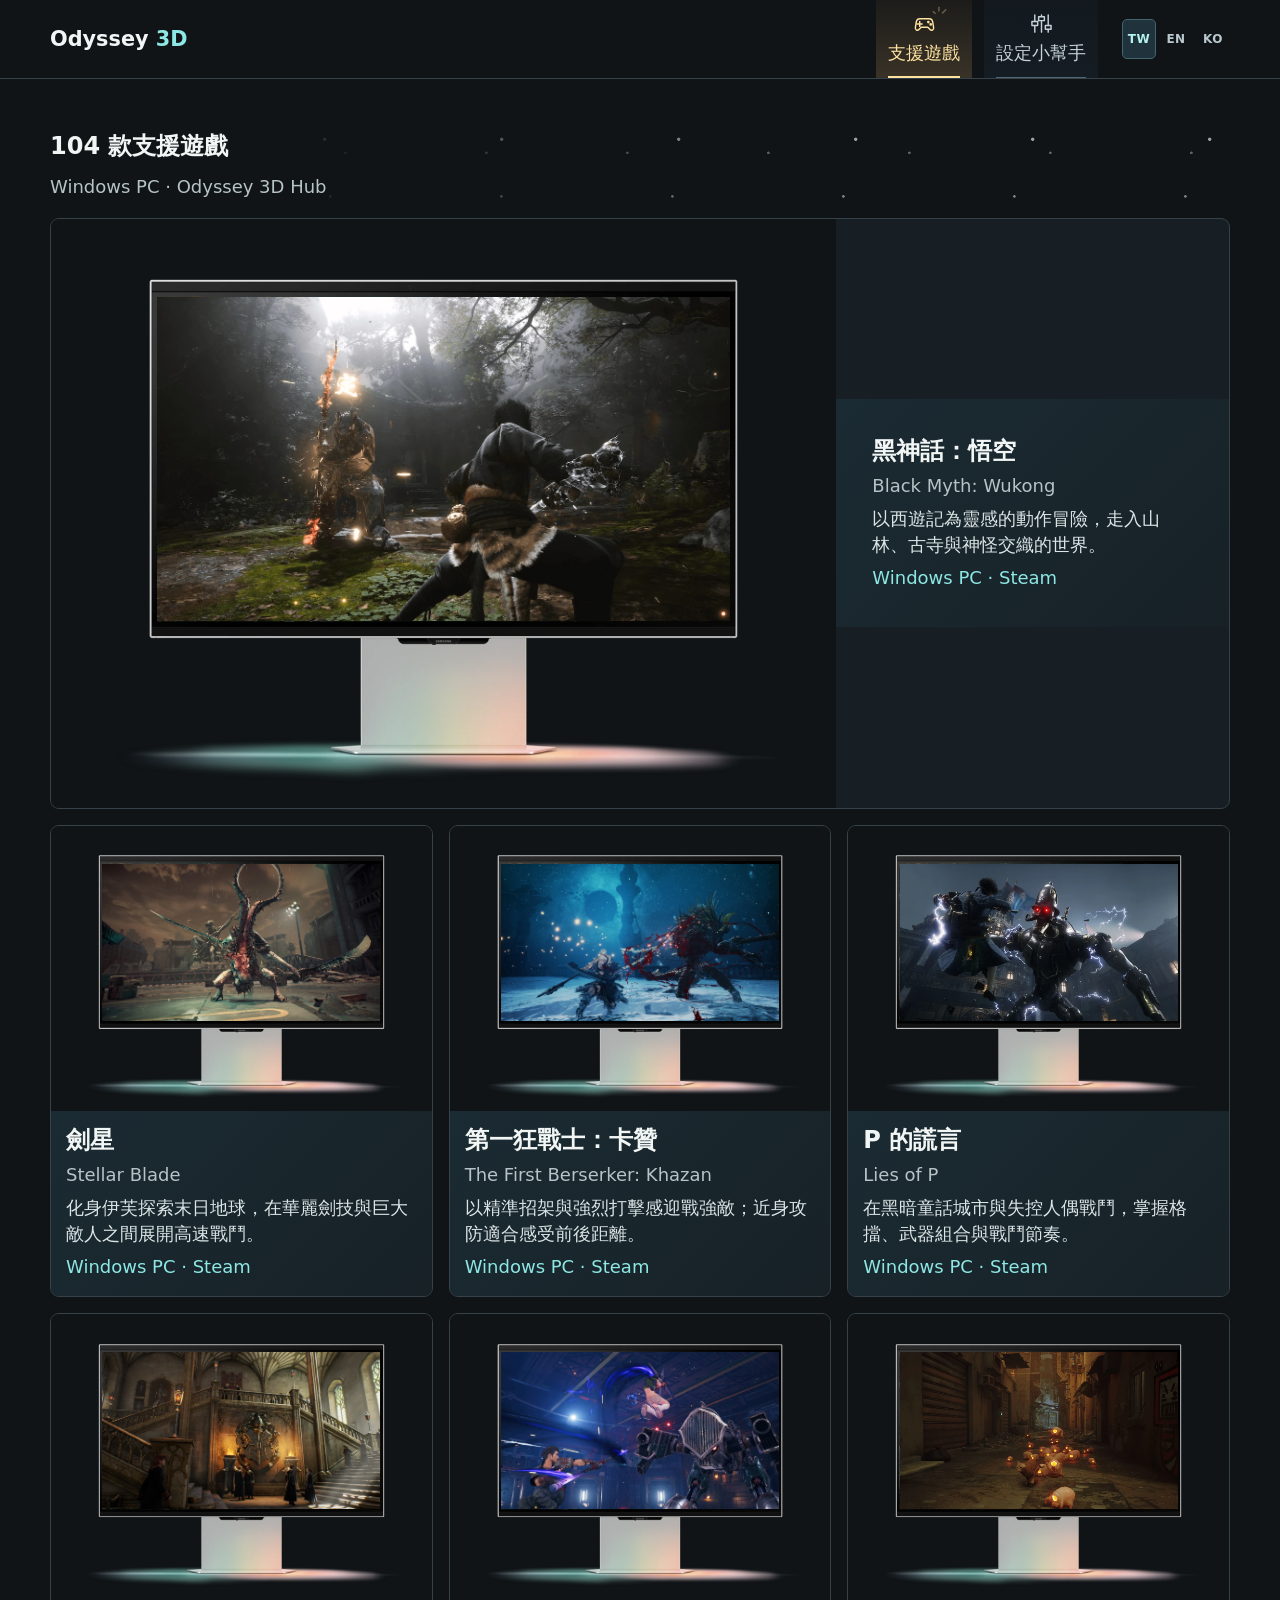
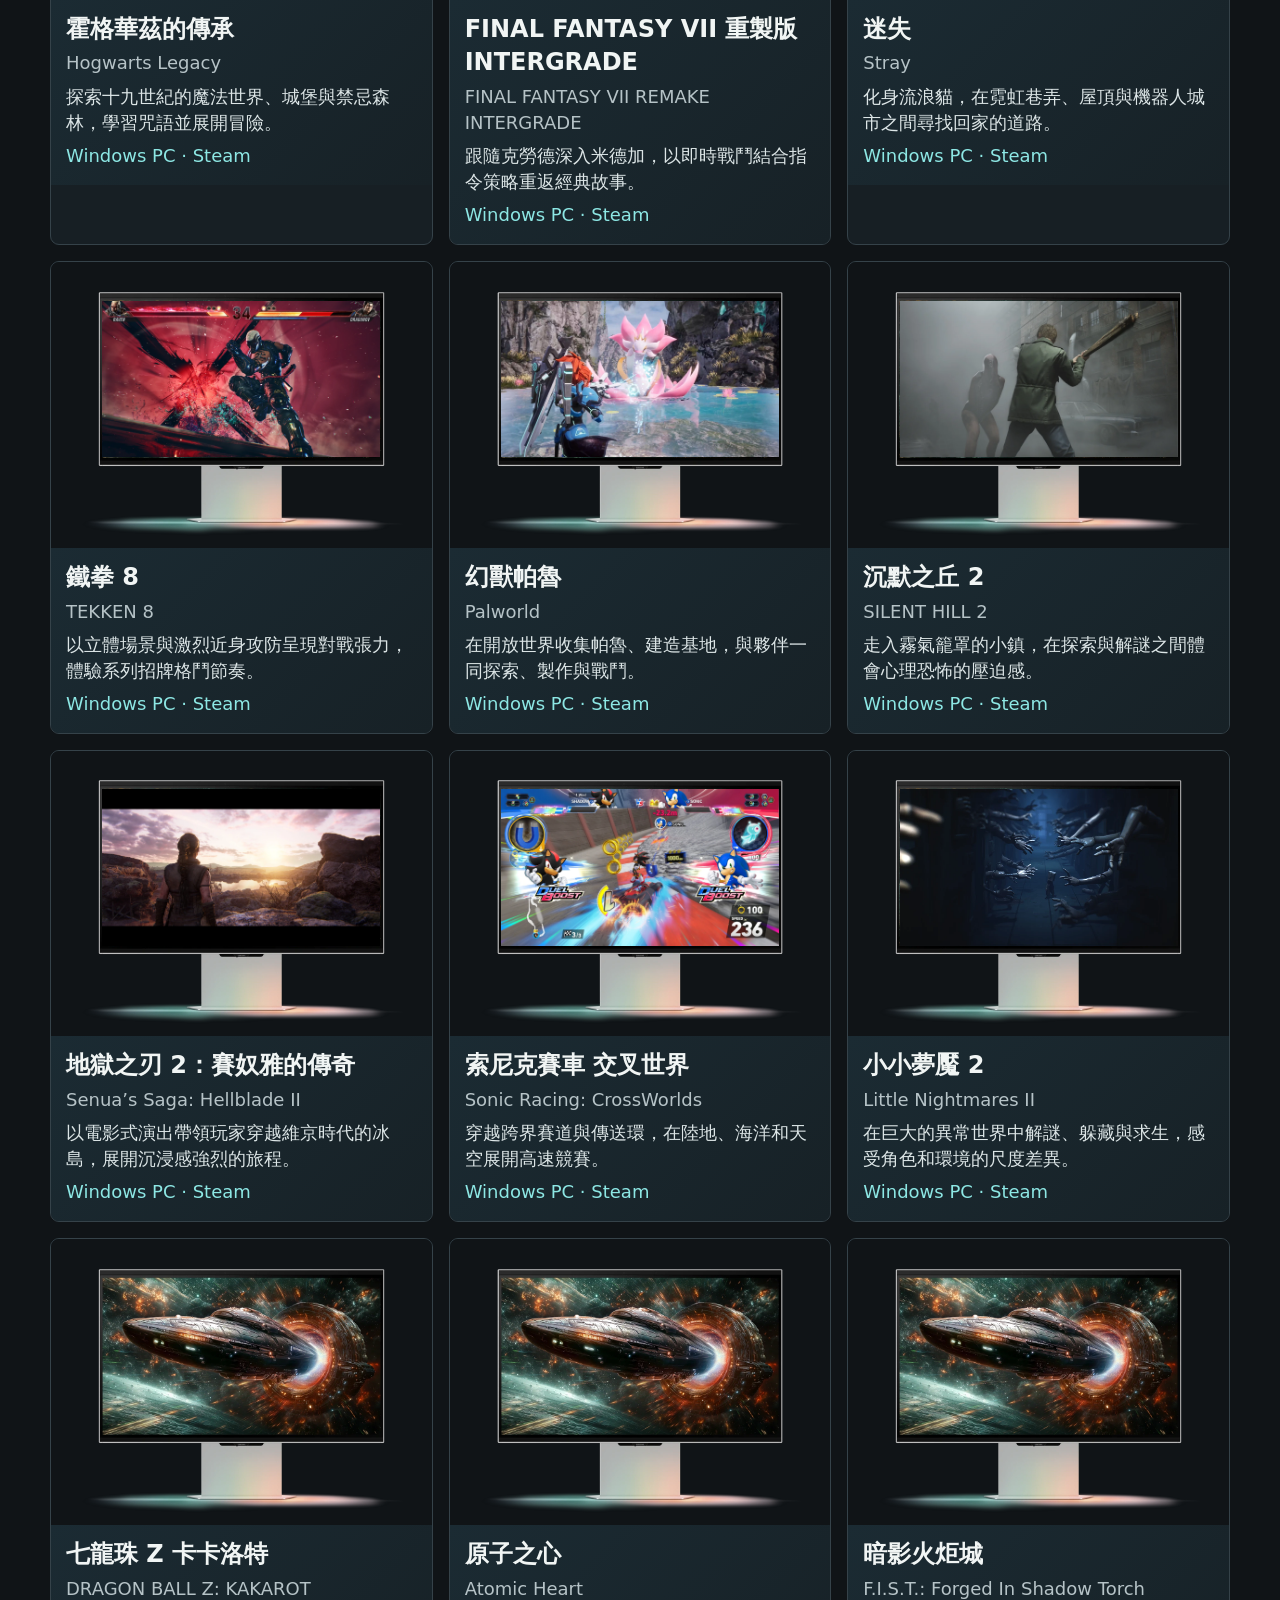
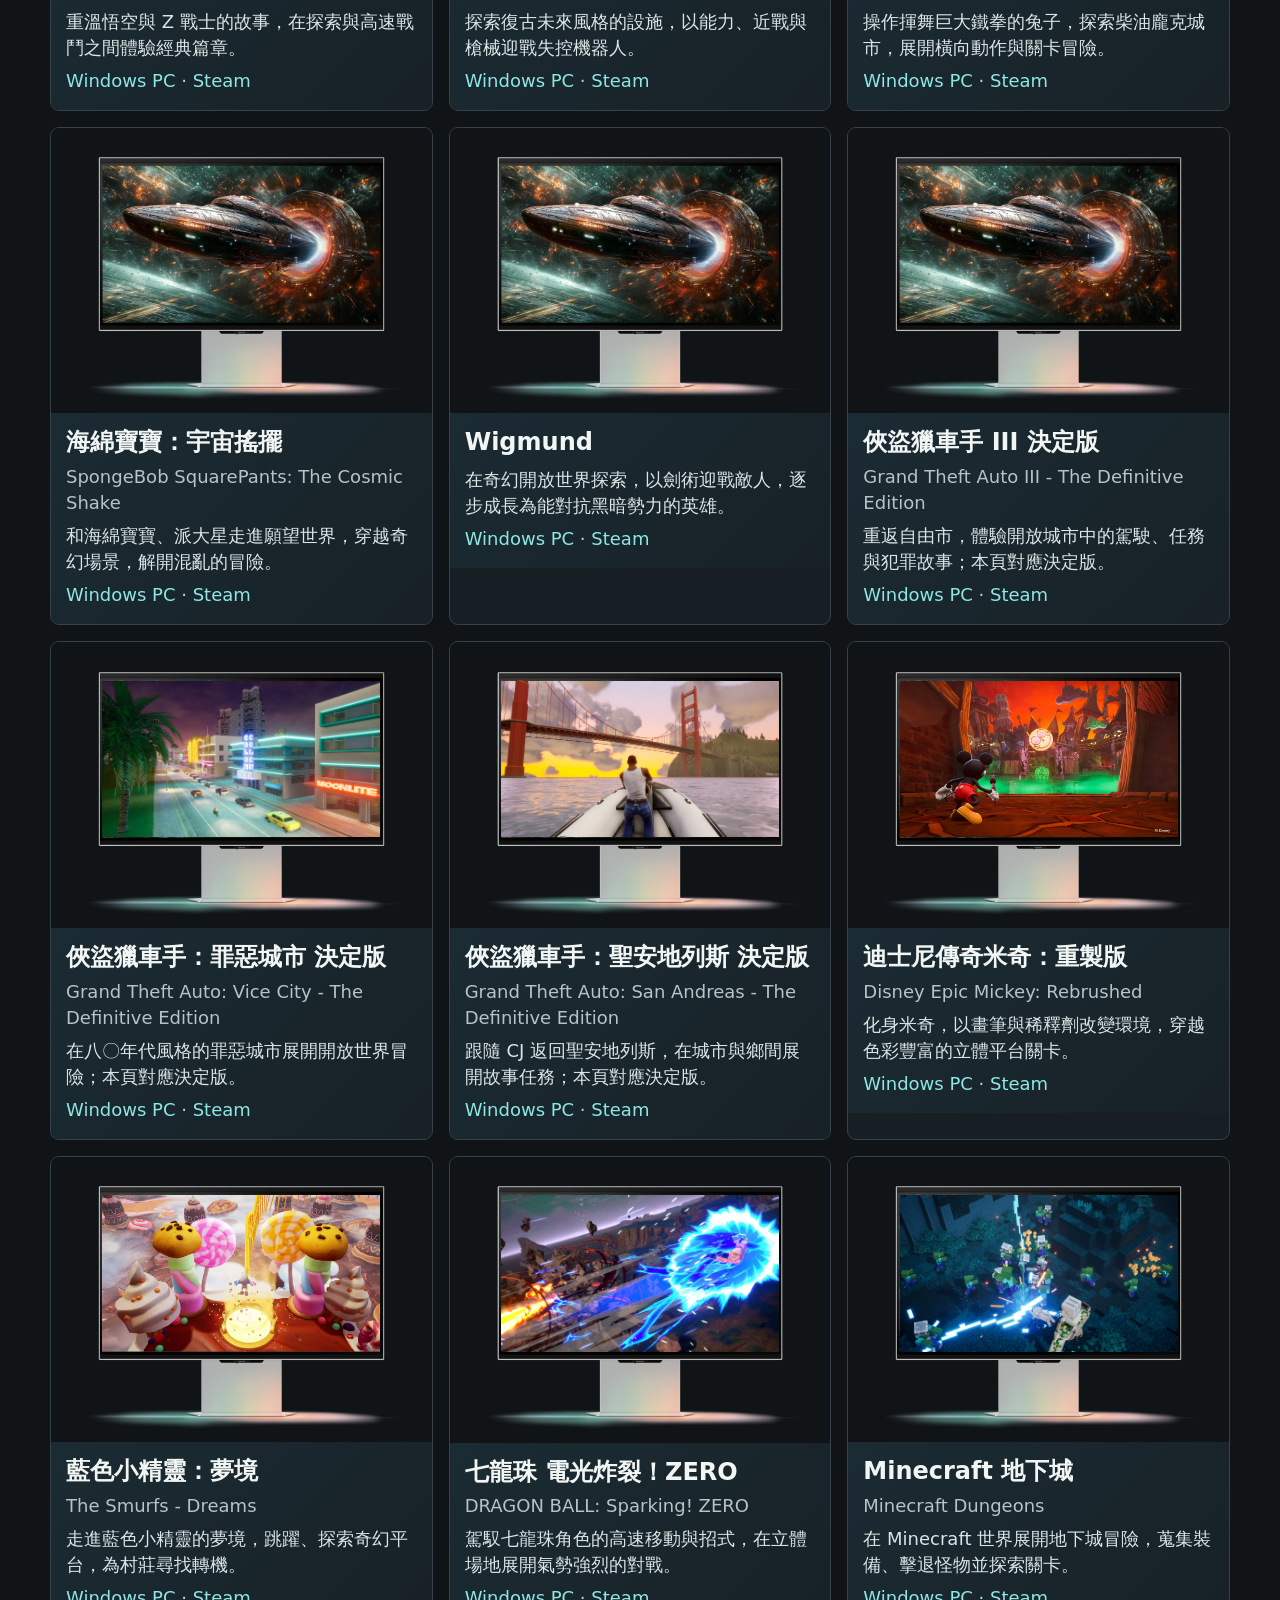
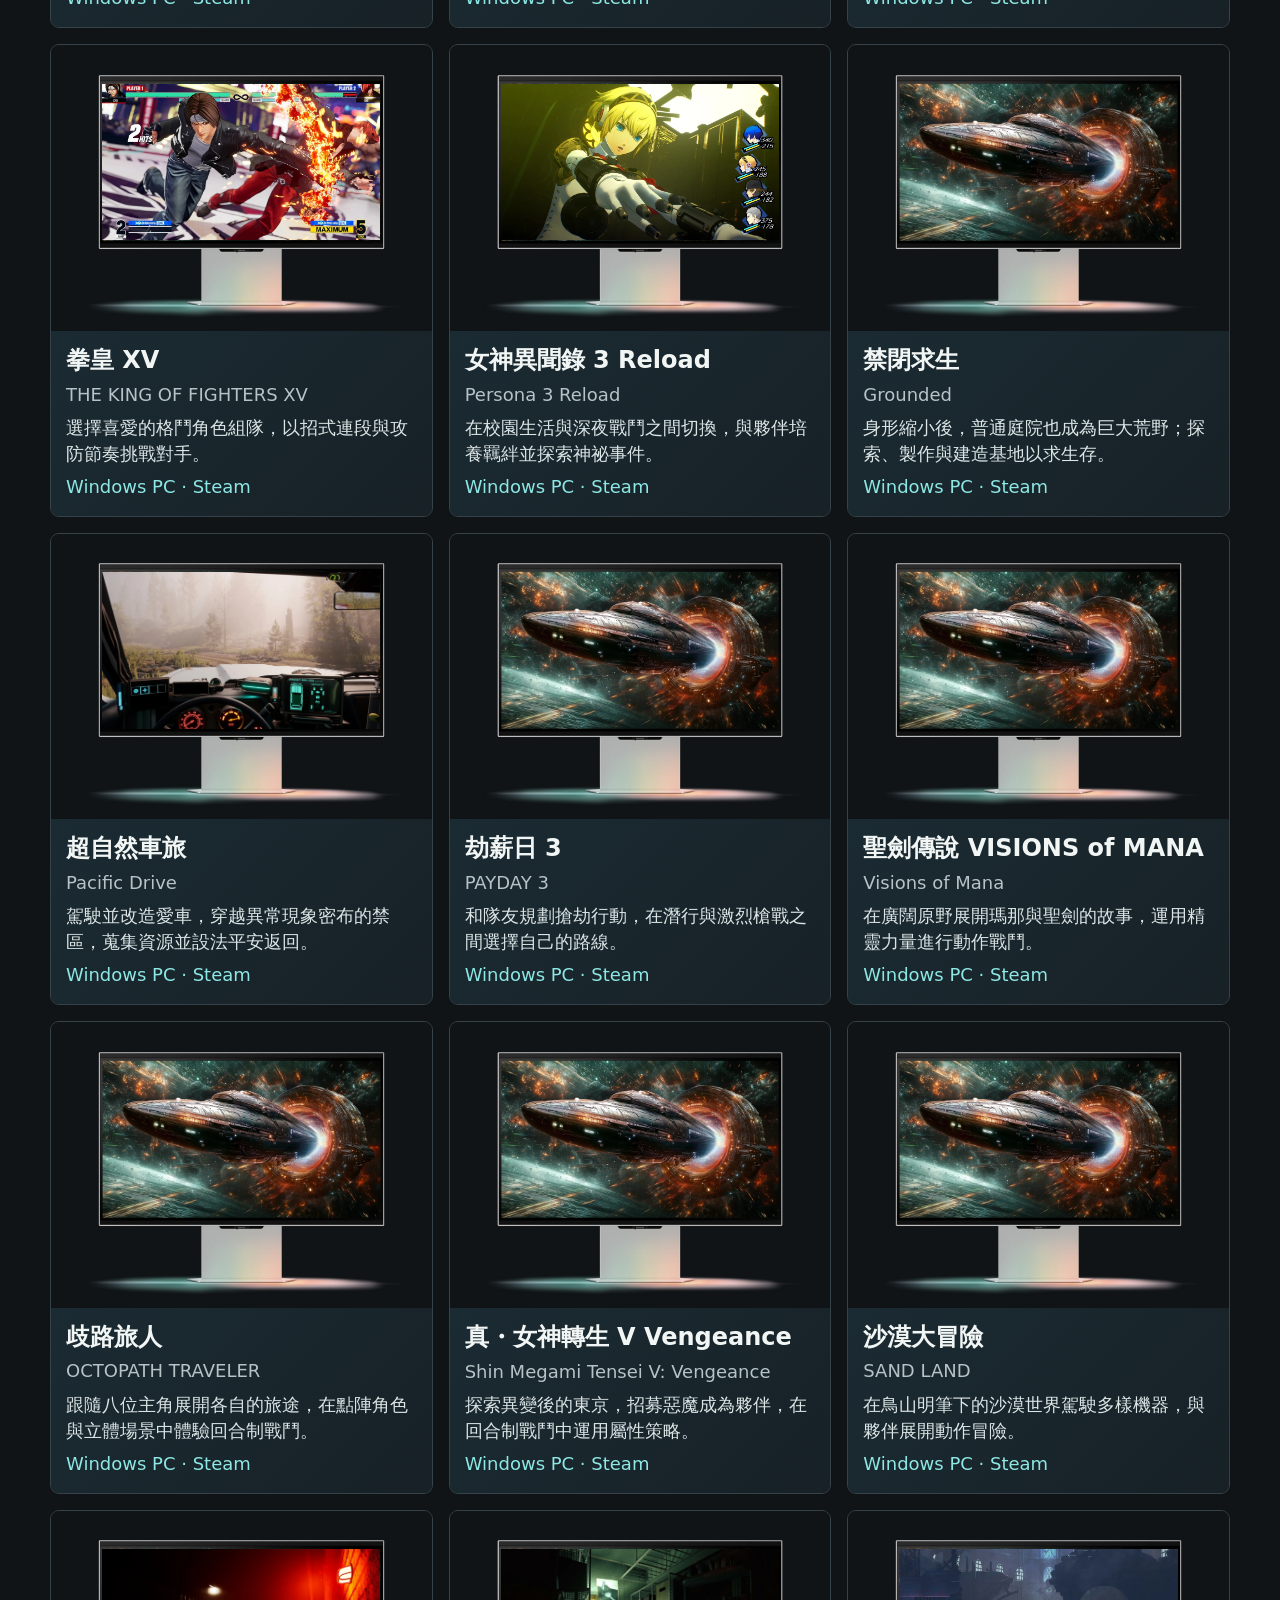
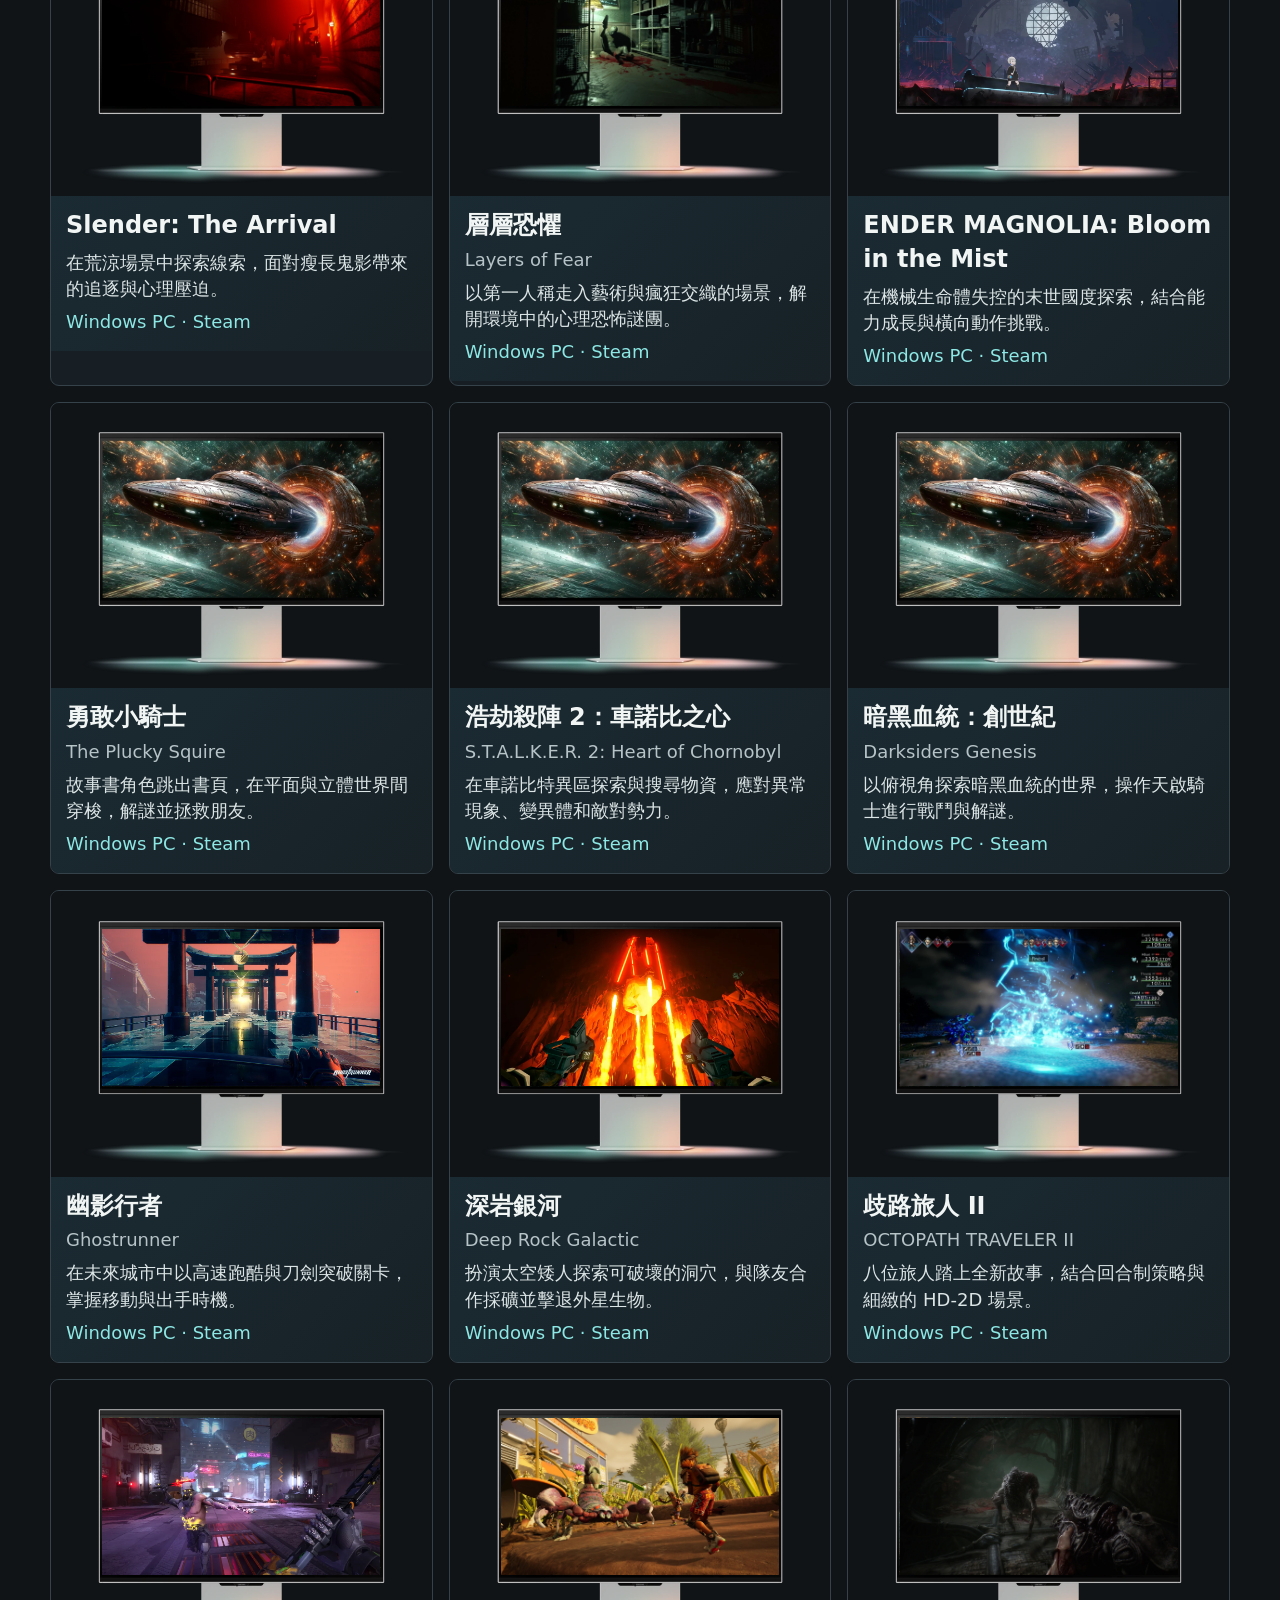
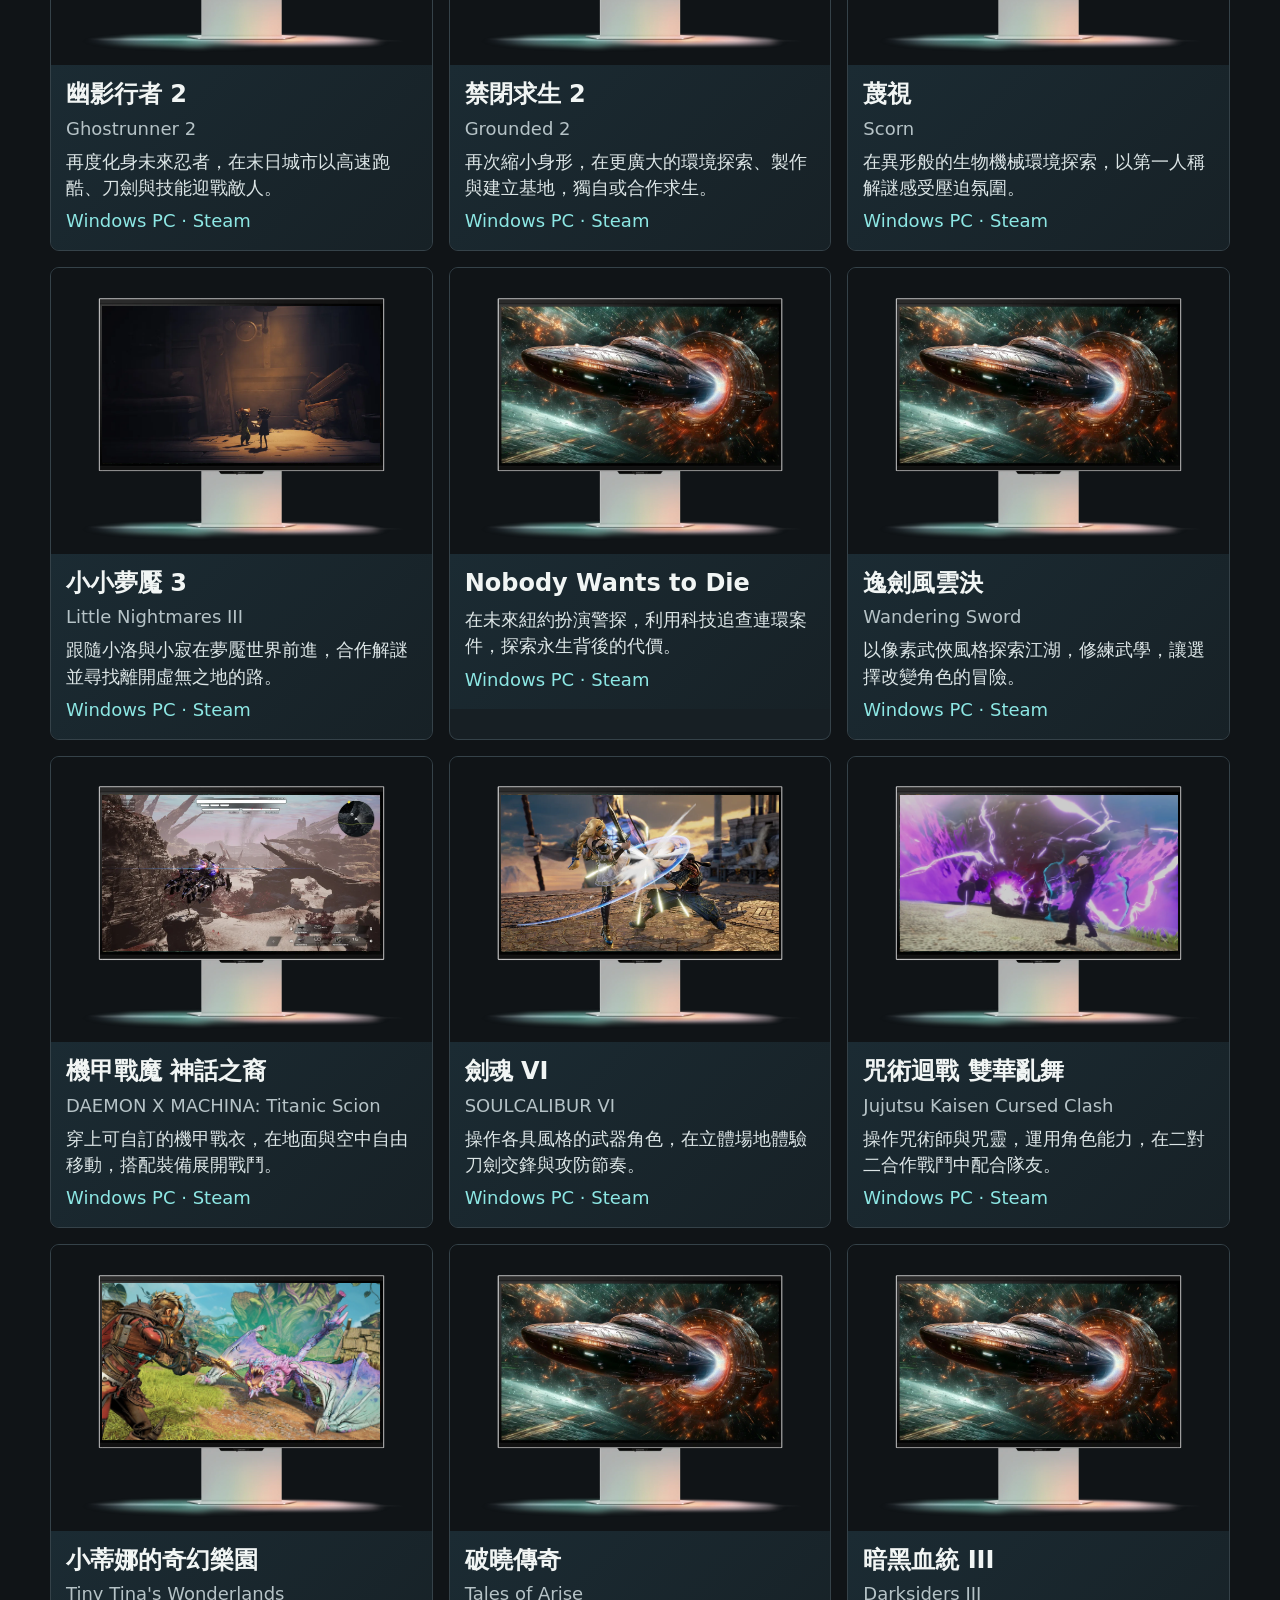
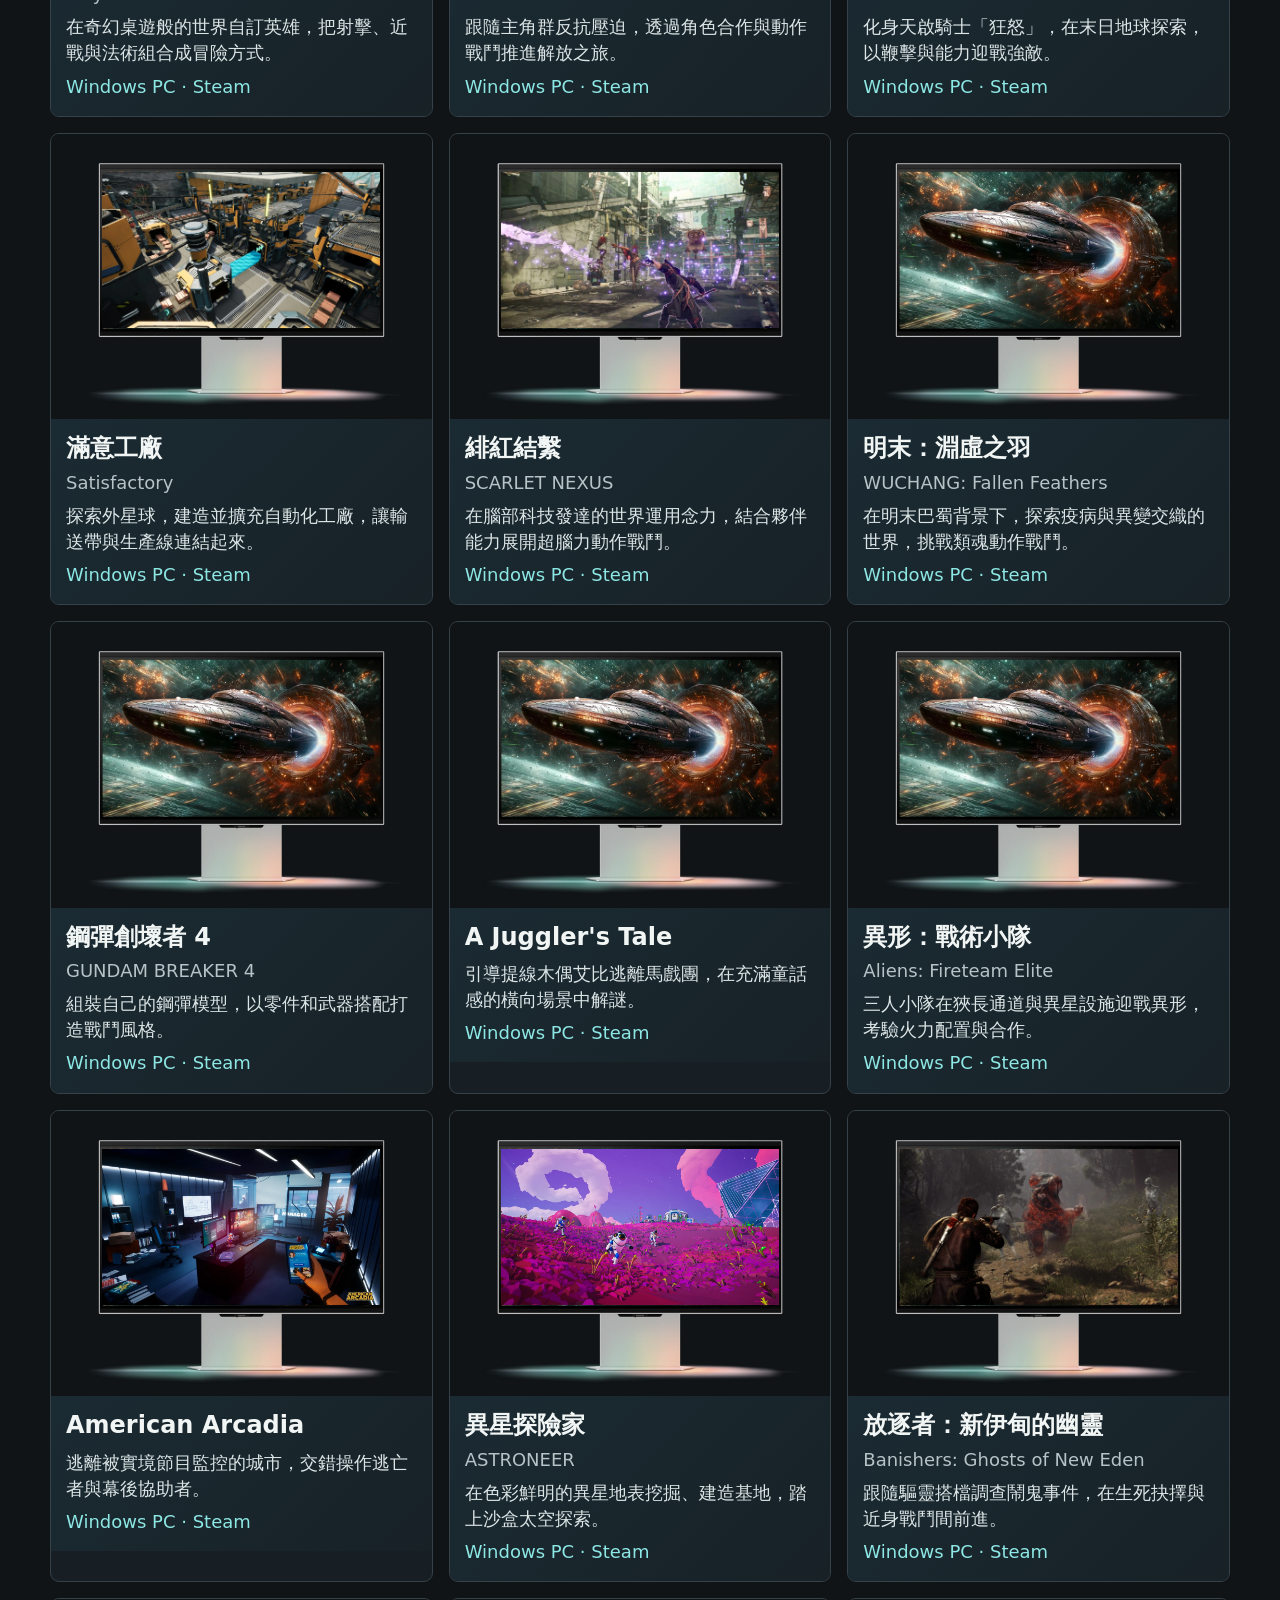
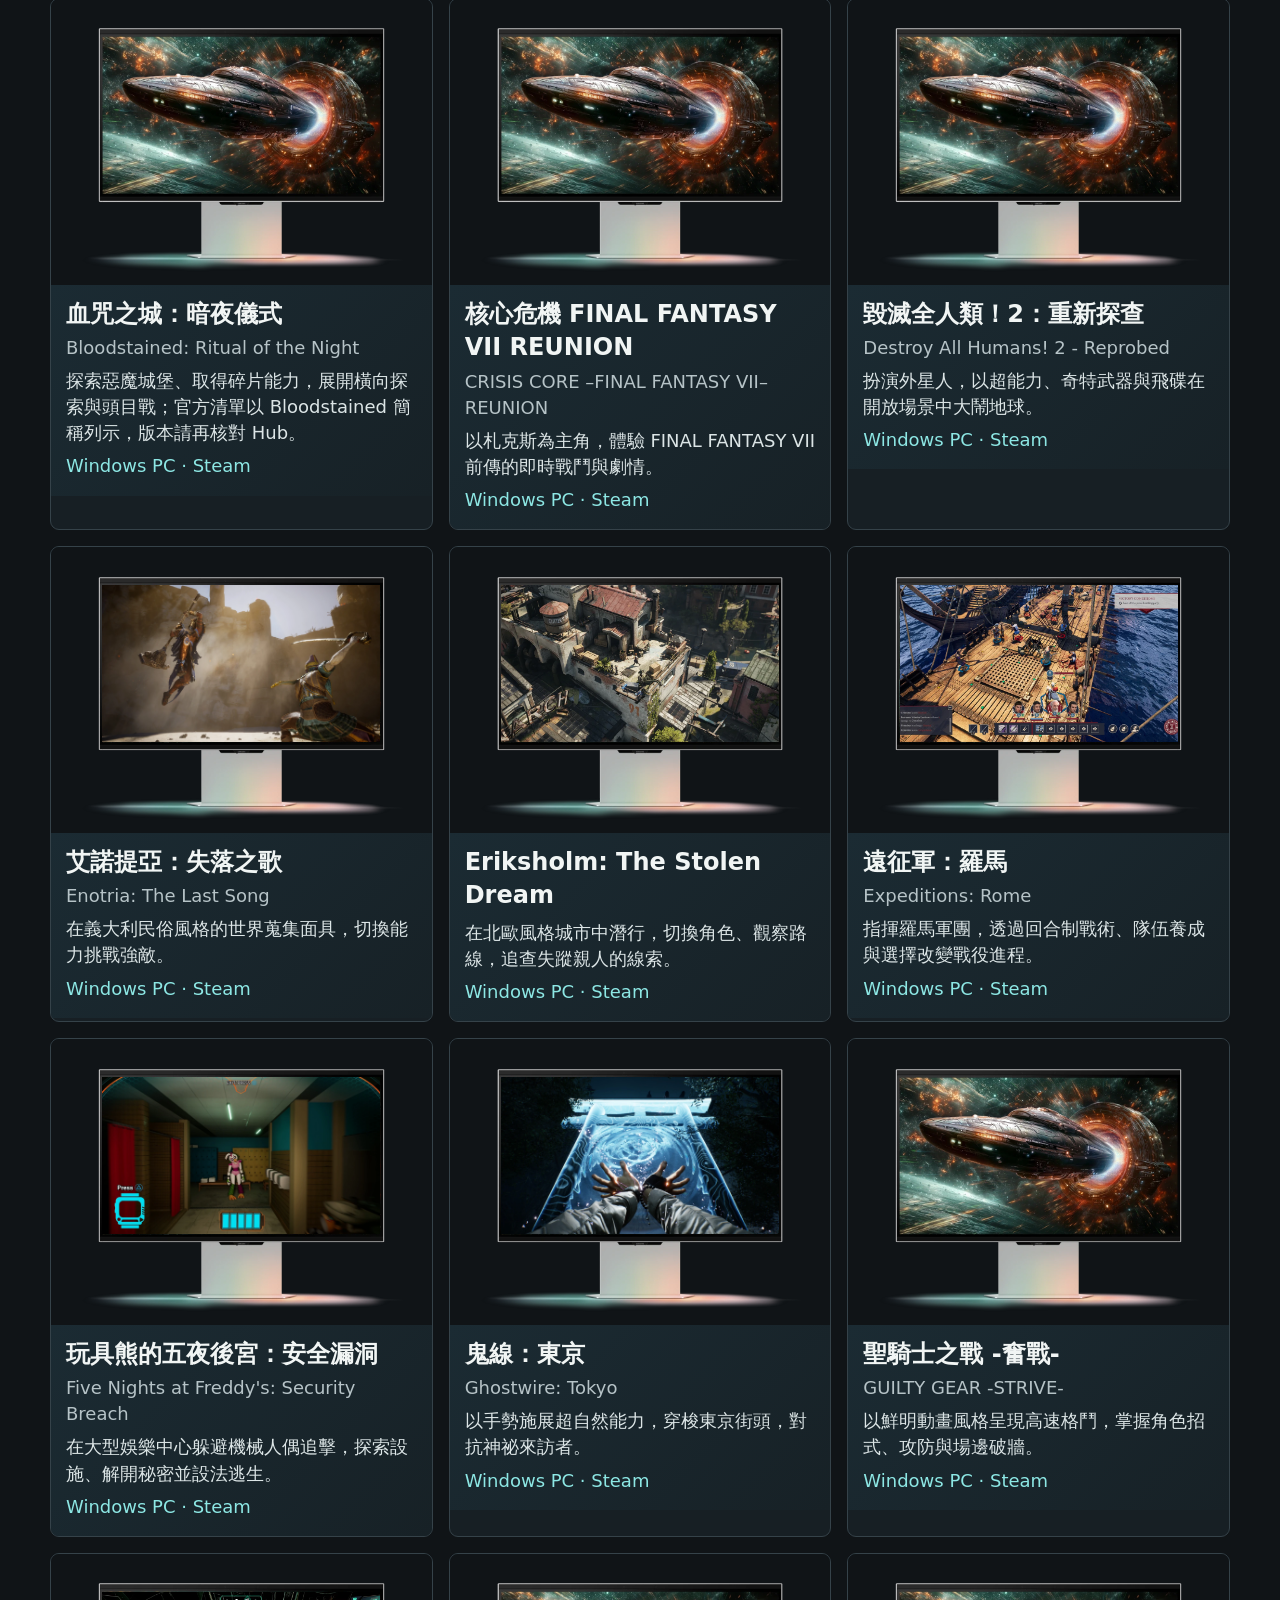
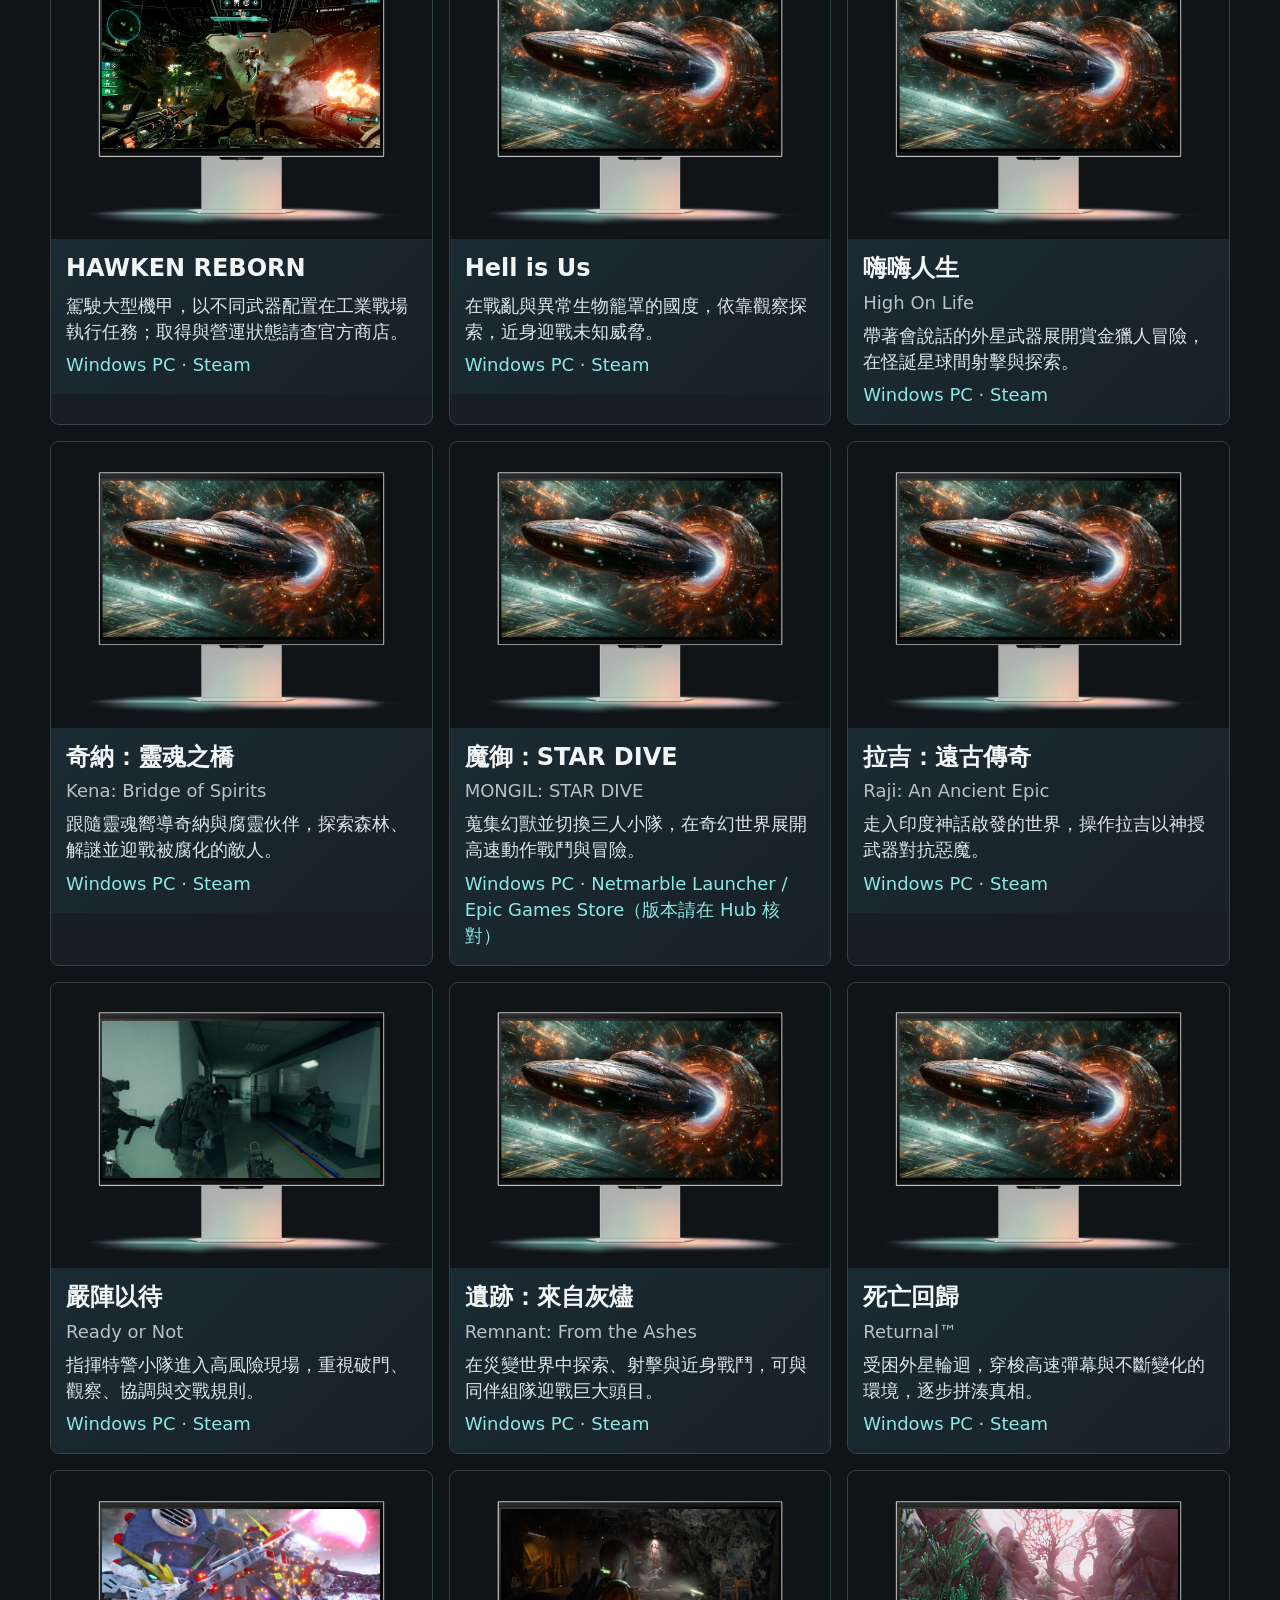
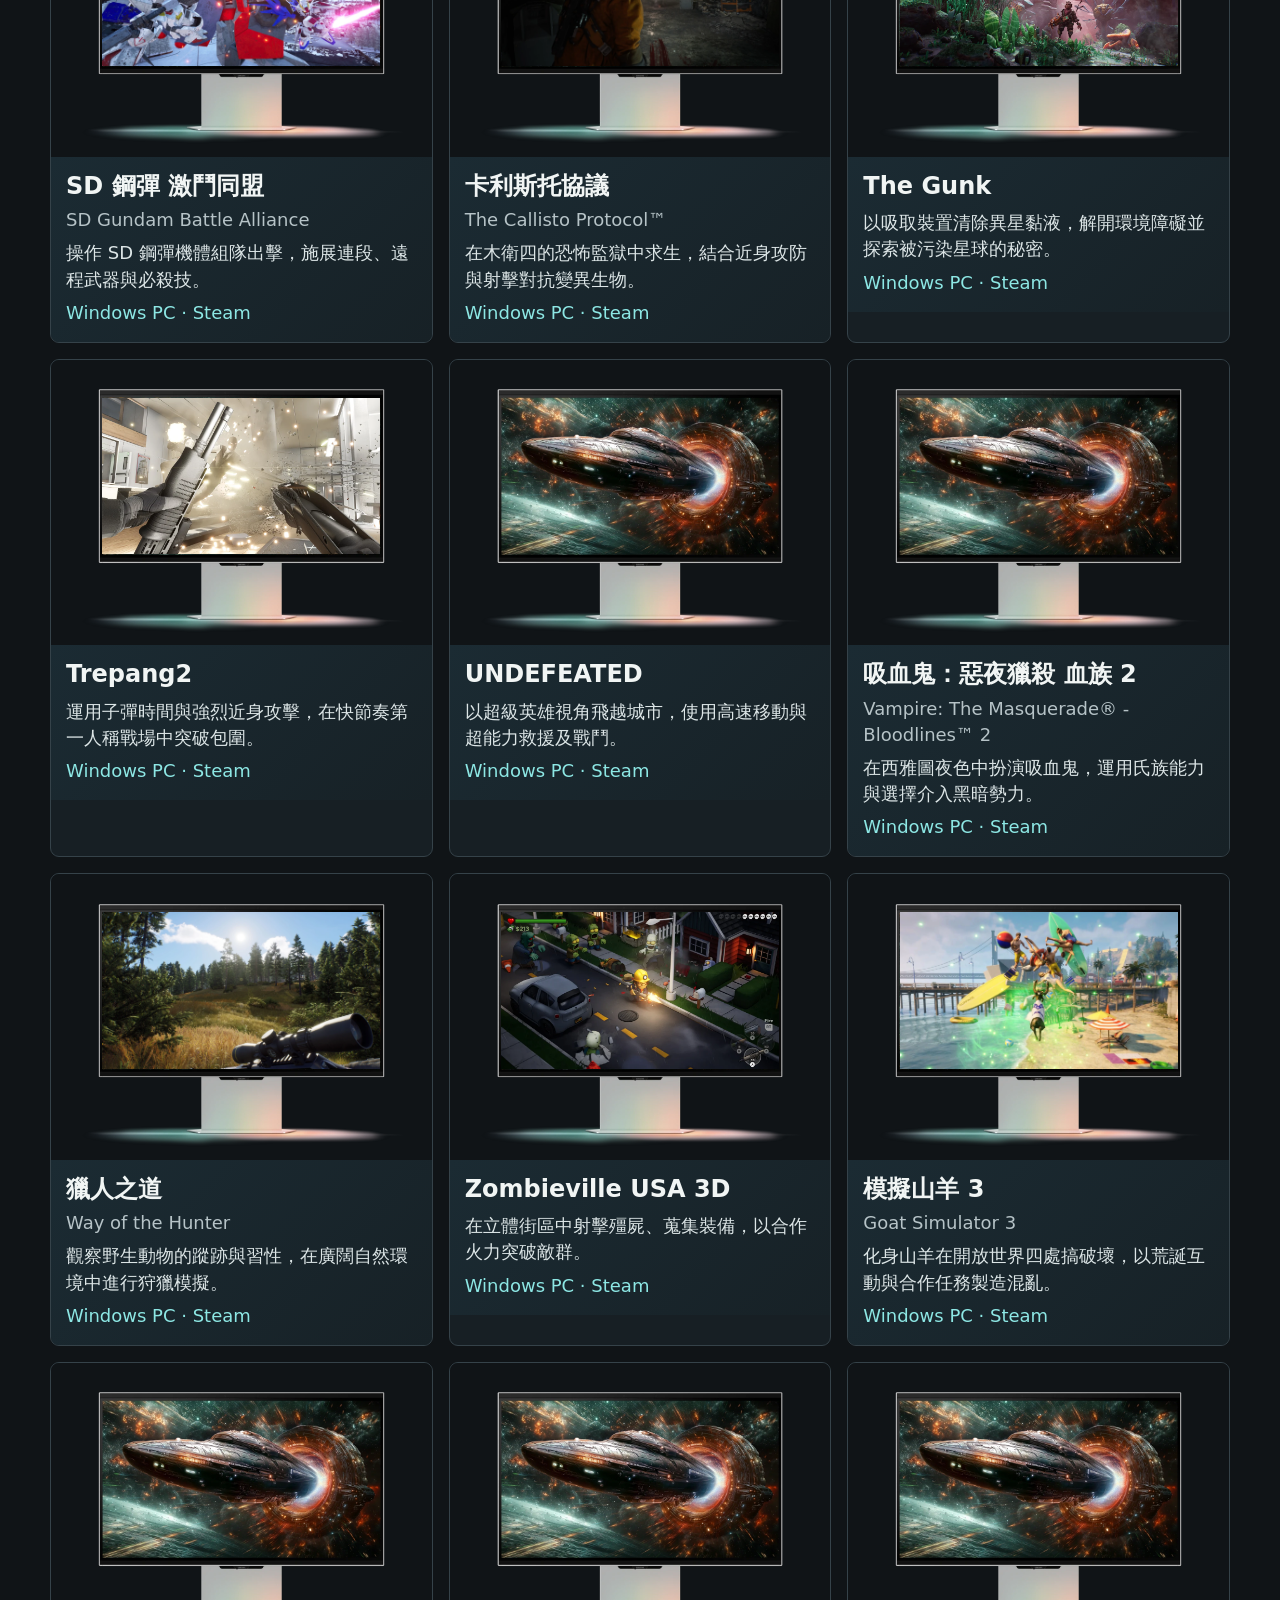
<file: index.html>
<!doctype html>
<html lang="zh-Hant-TW">
<head>
<meta charset="utf-8">
<meta name="viewport" content="width=device-width,initial-scale=1">
<meta name="theme-color" content="#101417">
<title>支援遊戲｜Odyssey 3D G90XF</title>
<meta name="description" content="Odyssey 3D G90XF，27 吋 4K IPS 電競螢幕。看看裸視 3D 支援遊戲與簡易設定。">
<meta property="og:image" content="https://hellopages.github.io/odyssey-3d/assets/wukong-gameplay-v32.webp">
<link rel="stylesheet" href="style.css?v=20261111.33">
<script src="games-motion.js?v=20261111.33-d3f527cbf7" defer></script>
</head>
<body data-page="games">
<a class="skip" href="#main">跳到內容</a>
<header><div class="header-inner"><div class="brand"><a href="index.html">Odyssey <b>3D</b></a></div>
<nav aria-label="主要頁面"><a href="index.html" aria-current="page" class="game-invite nav-game-invite"><span class="nav-symbol"><svg viewBox="0 0 24 24" aria-hidden="true"><path d="M7 7h10c2 0 3 1 3.5 3l1 6c.5 3-2 4-4 2l-2-2h-7l-2 2c-2 2-4.5 1-4-2l1-6C4 8 5 7 7 7zM7 10v5M4.5 12.5h5"/><circle cx="16" cy="10.5" r=".65"/><circle cx="18.5" cy="13" r=".65"/></svg><svg class="invite-glint" viewBox="0 0 24 24" aria-hidden="true"><path d="M5 12 2 9"/><path d="M11 8 11 2"/><path d="M17 11 22 6"/></svg></span><span class="nav-caption">支援遊戲</span></a><a href="setup.html"><span class="nav-symbol"><svg viewBox="0 0 24 24" aria-hidden="true"><path d="M5 3v7m0 4v7M12 3v2m0 4v12M19 3v11m0 4v3M2 10h6v4H2zM9 5h6v4H9zM16 14h6v4h-6z"/></svg></span><span class="nav-caption">設定小幫手</span></a></nav><div class="language-switch" role="group" aria-label="網站語言">
<button type="button" data-language="tw" lang="zh-Hant-TW" aria-label="繁體中文" aria-pressed="true">TW</button>
<button type="button" data-language="en" lang="en" aria-label="English" aria-pressed="false">EN</button>
<button type="button" data-language="ko" lang="ko" aria-label="한국어" aria-pressed="false">KO</button>
</div></div></header>
<main id="main"><section class="catalog">
<div class="catalog-intro">
<div class="catalog-particles" aria-hidden="true"></div>
<h1>104 款支援遊戲</h1>
<p>Windows PC · Odyssey 3D Hub</p>
</div>
<div class="catalog-feature"><article class="game-card" id="wukong">
<div class="game-media view-shift" data-view-shift>
<img class="game-monitor" src="assets/g90xf-official-front.webp" width="1200" height="800" alt="" aria-hidden="true" loading="lazy">
<img class="game-screen" src="assets/wukong-gameplay-v32.webp?v=20261111.32" width="1200" height="675" alt="黑神話：悟空遊戲畫面" fetchpriority="high">
<video data-src="assets/preview/wukong.mp4" data-revision="20261111.32" aria-hidden="true" tabindex="-1" muted playsinline loop preload="none" disablepictureinpicture disableremoteplayback></video>
<img class="view-alternate" src="assets/preview/wukong-view-b.webp?v=20261111.33" alt="" aria-hidden="true" loading="lazy" decoding="async">
</div>
<div class="game-copy">
<h3>黑神話：悟空</h3>
<p class="game-en" lang="en">Black Myth: Wukong</p>
<p>以西遊記為靈感的動作冒險，走入山林、古寺與神怪交織的世界。</p>
<p class="platform">Windows PC · Steam</p>
</div>
</article></div>
<div class="game-grid"><article class="game-card" id="stellar">
<div class="game-media view-shift" data-view-shift>
<img class="game-monitor" src="assets/g90xf-official-front.webp" width="1200" height="800" alt="" aria-hidden="true" loading="lazy">
<img class="game-screen" src="assets/stellar.webp" width="1920" height="1080" alt="劍星遊戲畫面" loading="lazy" decoding="async">
<video data-src="assets/preview/stellar.mp4" data-revision="" aria-hidden="true" tabindex="-1" muted playsinline loop preload="none" disablepictureinpicture disableremoteplayback></video>
<img class="view-alternate" src="assets/preview/stellar-view-b.webp?v=20261111.33" alt="" aria-hidden="true" loading="lazy" decoding="async">
</div>
<div class="game-copy">
<h3>劍星</h3>
<p class="game-en" lang="en">Stellar Blade</p>
<p>化身伊芙探索末日地球，在華麗劍技與巨大敵人之間展開高速戰鬥。</p>
<p class="platform">Windows PC · Steam</p>
</div>
</article><article class="game-card" id="khazan">
<div class="game-media view-shift" data-view-shift>
<img class="game-monitor" src="assets/g90xf-official-front.webp" width="1200" height="800" alt="" aria-hidden="true" loading="lazy">
<img class="game-screen" src="assets/khazan.webp" width="1920" height="1080" alt="第一狂戰士：卡贊遊戲畫面" loading="lazy" decoding="async">
<video data-src="assets/preview/khazan.mp4" data-revision="" aria-hidden="true" tabindex="-1" muted playsinline loop preload="none" disablepictureinpicture disableremoteplayback></video>
<img class="view-alternate" src="assets/preview/khazan-view-b.webp?v=20261111.33" alt="" aria-hidden="true" loading="lazy" decoding="async">
</div>
<div class="game-copy">
<h3>第一狂戰士：卡贊</h3>
<p class="game-en" lang="en">The First Berserker: Khazan</p>
<p>以精準招架與強烈打擊感迎戰強敵；近身攻防適合感受前後距離。</p>
<p class="platform">Windows PC · Steam</p>
</div>
</article><article class="game-card" id="lies">
<div class="game-media view-shift" data-view-shift>
<img class="game-monitor" src="assets/g90xf-official-front.webp" width="1200" height="800" alt="" aria-hidden="true" loading="lazy">
<img class="game-screen" src="assets/lies.webp" width="1920" height="1080" alt="P 的謊言遊戲畫面" loading="lazy" decoding="async">
<video data-src="assets/preview/lies.mp4" data-revision="" aria-hidden="true" tabindex="-1" muted playsinline loop preload="none" disablepictureinpicture disableremoteplayback></video>
<img class="view-alternate" src="assets/preview/lies-view-b.webp?v=20261111.33" alt="" aria-hidden="true" loading="lazy" decoding="async">
</div>
<div class="game-copy">
<h3>P 的謊言</h3>
<p class="game-en" lang="en">Lies of P</p>
<p>在黑暗童話城市與失控人偶戰鬥，掌握格擋、武器組合與戰鬥節奏。</p>
<p class="platform">Windows PC · Steam</p>
</div>
</article><article class="game-card" id="hogwarts">
<div class="game-media view-shift" data-view-shift>
<img class="game-monitor" src="assets/g90xf-official-front.webp" width="1200" height="800" alt="" aria-hidden="true" loading="lazy">
<img class="game-screen" src="assets/hogwarts.webp" width="1920" height="1080" alt="霍格華茲的傳承遊戲畫面" loading="lazy" decoding="async">
<video data-src="assets/preview/hogwarts.mp4" data-revision="" aria-hidden="true" tabindex="-1" muted playsinline loop preload="none" disablepictureinpicture disableremoteplayback></video>
<img class="view-alternate" src="assets/preview/hogwarts-view-b.webp?v=20261111.33" alt="" aria-hidden="true" loading="lazy" decoding="async">
</div>
<div class="game-copy">
<h3>霍格華茲的傳承</h3>
<p class="game-en" lang="en">Hogwarts Legacy</p>
<p>探索十九世紀的魔法世界、城堡與禁忌森林，學習咒語並展開冒險。</p>
<p class="platform">Windows PC · Steam</p>
</div>
</article><article class="game-card" id="ff7">
<div class="game-media view-shift" data-view-shift>
<img class="game-monitor" src="assets/g90xf-official-front.webp" width="1200" height="800" alt="" aria-hidden="true" loading="lazy">
<img class="game-screen" src="assets/ff7.webp?v=20261111.32" width="1200" height="675" alt="FINAL FANTASY VII 重製版 INTERGRADE遊戲畫面" loading="lazy" decoding="async">
<video data-src="assets/preview/ff7.mp4" data-revision="20261111.32" aria-hidden="true" tabindex="-1" muted playsinline loop preload="none" disablepictureinpicture disableremoteplayback></video>
<img class="view-alternate" src="assets/preview/ff7-view-b.webp?v=20261111.33" alt="" aria-hidden="true" loading="lazy" decoding="async">
</div>
<div class="game-copy">
<h3>FINAL FANTASY VII 重製版 INTERGRADE</h3>
<p class="game-en" lang="en">FINAL FANTASY VII REMAKE INTERGRADE</p>
<p>跟隨克勞德深入米德加，以即時戰鬥結合指令策略重返經典故事。</p>
<p class="platform">Windows PC · Steam</p>
</div>
</article><article class="game-card" id="stray">
<div class="game-media view-shift" data-view-shift>
<img class="game-monitor" src="assets/g90xf-official-front.webp" width="1200" height="800" alt="" aria-hidden="true" loading="lazy">
<img class="game-screen" src="assets/stray.webp" width="1920" height="1080" alt="迷失遊戲畫面" loading="lazy" decoding="async">
<video data-src="assets/preview/stray.mp4" data-revision="" aria-hidden="true" tabindex="-1" muted playsinline loop preload="none" disablepictureinpicture disableremoteplayback></video>
<img class="view-alternate" src="assets/preview/stray-view-b.webp?v=20261111.33" alt="" aria-hidden="true" loading="lazy" decoding="async">
</div>
<div class="game-copy">
<h3>迷失</h3>
<p class="game-en" lang="en">Stray</p>
<p>化身流浪貓，在霓虹巷弄、屋頂與機器人城市之間尋找回家的道路。</p>
<p class="platform">Windows PC · Steam</p>
</div>
</article><article class="game-card" id="tekken">
<div class="game-media view-shift" data-view-shift>
<img class="game-monitor" src="assets/g90xf-official-front.webp" width="1200" height="800" alt="" aria-hidden="true" loading="lazy">
<img class="game-screen" src="assets/tekken.webp?v=20261111.32" width="1200" height="675" alt="鐵拳 8遊戲畫面" loading="lazy" decoding="async">
<video data-src="assets/preview/tekken.mp4" data-revision="20261111.32" aria-hidden="true" tabindex="-1" muted playsinline loop preload="none" disablepictureinpicture disableremoteplayback></video>
<img class="view-alternate" src="assets/preview/tekken-view-b.webp?v=20261111.33" alt="" aria-hidden="true" loading="lazy" decoding="async">
</div>
<div class="game-copy">
<h3>鐵拳 8</h3>
<p class="game-en" lang="en">TEKKEN 8</p>
<p>以立體場景與激烈近身攻防呈現對戰張力，體驗系列招牌格鬥節奏。</p>
<p class="platform">Windows PC · Steam</p>
</div>
</article><article class="game-card" id="palworld">
<div class="game-media view-shift" data-view-shift>
<img class="game-monitor" src="assets/g90xf-official-front.webp" width="1200" height="800" alt="" aria-hidden="true" loading="lazy">
<img class="game-screen" src="assets/palworld.webp?v=20261111.32" width="1200" height="675" alt="幻獸帕魯遊戲畫面" loading="lazy" decoding="async">
<video data-src="assets/preview/palworld.mp4" data-revision="20261111.32" aria-hidden="true" tabindex="-1" muted playsinline loop preload="none" disablepictureinpicture disableremoteplayback></video>
<img class="view-alternate" src="assets/preview/palworld-view-b.webp" alt="" aria-hidden="true" loading="lazy" decoding="async">
</div>
<div class="game-copy">
<h3>幻獸帕魯</h3>
<p class="game-en" lang="en">Palworld</p>
<p>在開放世界收集帕魯、建造基地，與夥伴一同探索、製作與戰鬥。</p>
<p class="platform">Windows PC · Steam</p>
</div>
</article><article class="game-card" id="silenthill">
<div class="game-media view-shift" data-view-shift>
<img class="game-monitor" src="assets/g90xf-official-front.webp" width="1200" height="800" alt="" aria-hidden="true" loading="lazy">
<img class="game-screen" src="assets/silenthill.webp" width="1920" height="1080" alt="沉默之丘 2遊戲畫面" loading="lazy" decoding="async">
<video data-src="assets/preview/silenthill.mp4" data-revision="" aria-hidden="true" tabindex="-1" muted playsinline loop preload="none" disablepictureinpicture disableremoteplayback></video>
<img class="view-alternate" src="assets/preview/silenthill-view-b.webp" alt="" aria-hidden="true" loading="lazy" decoding="async">
</div>
<div class="game-copy">
<h3>沉默之丘 2</h3>
<p class="game-en" lang="en">SILENT HILL 2</p>
<p>走入霧氣籠罩的小鎮，在探索與解謎之間體會心理恐怖的壓迫感。</p>
<p class="platform">Windows PC · Steam</p>
</div>
</article><article class="game-card" id="hellblade">
<div class="game-media view-shift" data-view-shift>
<img class="game-monitor" src="assets/g90xf-official-front.webp" width="1200" height="800" alt="" aria-hidden="true" loading="lazy">
<img class="game-screen" src="assets/hellblade.webp?v=20261111.32" width="1200" height="675" alt="地獄之刃 2：賽奴雅的傳奇遊戲畫面" loading="lazy" decoding="async">
<video data-src="assets/preview/hellblade.mp4" data-revision="20261111.32" aria-hidden="true" tabindex="-1" muted playsinline loop preload="none" disablepictureinpicture disableremoteplayback></video>
<img class="view-alternate" src="assets/preview/hellblade-view-b.webp" alt="" aria-hidden="true" loading="lazy" decoding="async">
</div>
<div class="game-copy">
<h3>地獄之刃 2：賽奴雅的傳奇</h3>
<p class="game-en" lang="en">Senua’s Saga: Hellblade II</p>
<p>以電影式演出帶領玩家穿越維京時代的冰島，展開沉浸感強烈的旅程。</p>
<p class="platform">Windows PC · Steam</p>
</div>
</article><article class="game-card" id="sonic">
<div class="game-media view-shift" data-view-shift>
<img class="game-monitor" src="assets/g90xf-official-front.webp" width="1200" height="800" alt="" aria-hidden="true" loading="lazy">
<img class="game-screen" src="assets/sonic.webp?v=20261111.32" width="1200" height="675" alt="索尼克賽車 交叉世界遊戲畫面" loading="lazy" decoding="async">
<video data-src="assets/preview/sonic.mp4" data-revision="20261111.32" aria-hidden="true" tabindex="-1" muted playsinline loop preload="none" disablepictureinpicture disableremoteplayback></video>
<img class="view-alternate" src="assets/preview/sonic-view-b.webp?v=20261111.33" alt="" aria-hidden="true" loading="lazy" decoding="async">
</div>
<div class="game-copy">
<h3>索尼克賽車 交叉世界</h3>
<p class="game-en" lang="en">Sonic Racing: CrossWorlds</p>
<p>穿越跨界賽道與傳送環，在陸地、海洋和天空展開高速競賽。</p>
<p class="platform">Windows PC · Steam</p>
</div>
</article><article class="game-card" id="little">
<div class="game-media view-shift" data-view-shift>
<img class="game-monitor" src="assets/g90xf-official-front.webp" width="1200" height="800" alt="" aria-hidden="true" loading="lazy">
<img class="game-screen" src="assets/little.webp" width="1920" height="1080" alt="小小夢魘 2遊戲畫面" loading="lazy" decoding="async">
<video data-src="assets/preview/little.mp4" data-revision="20261111.26" aria-hidden="true" tabindex="-1" muted playsinline loop preload="none" disablepictureinpicture disableremoteplayback></video>
<img class="view-alternate" src="assets/preview/little-view-b.webp" alt="" aria-hidden="true" loading="lazy" decoding="async">
</div>
<div class="game-copy">
<h3>小小夢魘 2</h3>
<p class="game-en" lang="en">Little Nightmares II</p>
<p>在巨大的異常世界中解謎、躲藏與求生，感受角色和環境的尺度差異。</p>
<p class="platform">Windows PC · Steam</p>
</div>
</article><article class="game-card" id="dbz">
<div class="game-media view-shift" data-view-shift>
<img class="game-monitor" src="assets/g90xf-official-front.webp" width="1200" height="800" alt="" aria-hidden="true" loading="lazy">
<img class="game-screen" src="assets/dbz.webp?v=20261111.32" width="1200" height="675" alt="七龍珠 Z 卡卡洛特遊戲畫面" loading="lazy" decoding="async">
<video data-src="assets/preview/dbz.mp4" data-revision="20261111.32" aria-hidden="true" tabindex="-1" muted playsinline loop preload="none" disablepictureinpicture disableremoteplayback></video>
<img class="view-alternate" src="assets/preview/dbz-view-b.webp?v=20261111.33" alt="" aria-hidden="true" loading="lazy" decoding="async">
</div>
<div class="game-copy">
<h3>七龍珠 Z 卡卡洛特</h3>
<p class="game-en" lang="en">DRAGON BALL Z: KAKAROT</p>
<p>重溫悟空與 Z 戰士的故事，在探索與高速戰鬥之間體驗經典篇章。</p>
<p class="platform">Windows PC · Steam</p>
</div>
</article><article class="game-card" id="atomic">
<div class="game-media view-shift" data-view-shift>
<img class="game-monitor" src="assets/g90xf-official-front.webp" width="1200" height="800" alt="" aria-hidden="true" loading="lazy">
<img class="game-screen" src="assets/atomic.webp" width="1920" height="1080" alt="原子之心遊戲畫面" loading="lazy" decoding="async">
<video data-src="assets/preview/atomic.mp4" data-revision="" aria-hidden="true" tabindex="-1" muted playsinline loop preload="none" disablepictureinpicture disableremoteplayback></video>
<img class="view-alternate" src="assets/preview/atomic-view-b.webp?v=20261111.33" alt="" aria-hidden="true" loading="lazy" decoding="async">
</div>
<div class="game-copy">
<h3>原子之心</h3>
<p class="game-en" lang="en">Atomic Heart</p>
<p>探索復古未來風格的設施，以能力、近戰與槍械迎戰失控機器人。</p>
<p class="platform">Windows PC · Steam</p>
</div>
</article><article class="game-card" id="game-1330470">
<div class="game-media">
<img class="game-monitor" src="assets/g90xf-official-front.webp" width="1200" height="800" alt="" aria-hidden="true" loading="lazy">
<img class="game-screen" src="assets/game-1330470.webp" width="1920" height="1080" alt="暗影火炬城遊戲畫面" loading="lazy" decoding="async">
<video data-src="assets/preview/game-1330470.mp4" data-revision="" aria-hidden="true" tabindex="-1" muted playsinline loop preload="none" disablepictureinpicture disableremoteplayback></video>

</div>
<div class="game-copy">
<h3>暗影火炬城</h3>
<p class="game-en" lang="en">F.I.S.T.: Forged In Shadow Torch</p>
<p>操作揮舞巨大鐵拳的兔子，探索柴油龐克城市，展開橫向動作與關卡冒險。</p>
<p class="platform">Windows PC · Steam</p>
</div>
</article><article class="game-card" id="game-1282150">
<div class="game-media view-shift" data-view-shift>
<img class="game-monitor" src="assets/g90xf-official-front.webp" width="1200" height="800" alt="" aria-hidden="true" loading="lazy">
<img class="game-screen" src="assets/game-1282150.webp?v=20261111.32" width="1200" height="675" alt="海綿寶寶：宇宙搖擺遊戲畫面" loading="lazy" decoding="async">
<video data-src="assets/preview/game-1282150.mp4" data-revision="20261111.32" aria-hidden="true" tabindex="-1" muted playsinline loop preload="none" disablepictureinpicture disableremoteplayback></video>
<img class="view-alternate" src="assets/preview/game-1282150-view-b.webp" alt="" aria-hidden="true" loading="lazy" decoding="async">
</div>
<div class="game-copy">
<h3>海綿寶寶：宇宙搖擺</h3>
<p class="game-en" lang="en">SpongeBob SquarePants: The Cosmic Shake</p>
<p>和海綿寶寶、派大星走進願望世界，穿越奇幻場景，解開混亂的冒險。</p>
<p class="platform">Windows PC · Steam</p>
</div>
</article><article class="game-card" id="game-1164690">
<div class="game-media">
<img class="game-monitor" src="assets/g90xf-official-front.webp" width="1200" height="800" alt="" aria-hidden="true" loading="lazy">
<img class="game-screen" src="assets/game-1164690.webp" width="1920" height="1080" alt="Wigmund遊戲畫面" loading="lazy" decoding="async">
<video data-src="assets/preview/game-1164690.mp4" data-revision="" aria-hidden="true" tabindex="-1" muted playsinline loop preload="none" disablepictureinpicture disableremoteplayback></video>

</div>
<div class="game-copy">
<h3>Wigmund</h3>

<p>在奇幻開放世界探索，以劍術迎戰敵人，逐步成長為能對抗黑暗勢力的英雄。</p>
<p class="platform">Windows PC · Steam</p>
</div>
</article><article class="game-card" id="game-1546970">
<div class="game-media">
<img class="game-monitor" src="assets/g90xf-official-front.webp" width="1200" height="800" alt="" aria-hidden="true" loading="lazy">
<img class="game-screen" src="assets/game-1546970.webp?v=20261111.32" width="1200" height="675" alt="俠盜獵車手 III 決定版遊戲畫面" loading="lazy" decoding="async">
<video data-src="assets/preview/game-1546970.mp4" data-revision="20261111.32" aria-hidden="true" tabindex="-1" muted playsinline loop preload="none" disablepictureinpicture disableremoteplayback></video>

</div>
<div class="game-copy">
<h3>俠盜獵車手 III 決定版</h3>
<p class="game-en" lang="en">Grand Theft Auto III - The Definitive Edition</p>
<p>重返自由市，體驗開放城市中的駕駛、任務與犯罪故事；本頁對應決定版。</p>
<p class="platform">Windows PC · Steam</p>
</div>
</article><article class="game-card" id="game-1546990">
<div class="game-media">
<img class="game-monitor" src="assets/g90xf-official-front.webp" width="1200" height="800" alt="" aria-hidden="true" loading="lazy">
<img class="game-screen" src="assets/game-1546990.webp?v=20261111.32" width="1200" height="675" alt="俠盜獵車手：罪惡城市 決定版遊戲畫面" loading="lazy" decoding="async">
<video data-src="assets/preview/game-1546990.mp4" data-revision="20261111.32" aria-hidden="true" tabindex="-1" muted playsinline loop preload="none" disablepictureinpicture disableremoteplayback></video>

</div>
<div class="game-copy">
<h3>俠盜獵車手：罪惡城市 決定版</h3>
<p class="game-en" lang="en">Grand Theft Auto: Vice City - The Definitive Edition</p>
<p>在八〇年代風格的罪惡城市展開開放世界冒險；本頁對應決定版。</p>
<p class="platform">Windows PC · Steam</p>
</div>
</article><article class="game-card" id="game-1547000">
<div class="game-media">
<img class="game-monitor" src="assets/g90xf-official-front.webp" width="1200" height="800" alt="" aria-hidden="true" loading="lazy">
<img class="game-screen" src="assets/game-1547000.webp?v=20261111.32" width="1200" height="675" alt="俠盜獵車手：聖安地列斯 決定版遊戲畫面" loading="lazy" decoding="async">
<video data-src="assets/preview/game-1547000.mp4" data-revision="20261111.32" aria-hidden="true" tabindex="-1" muted playsinline loop preload="none" disablepictureinpicture disableremoteplayback></video>

</div>
<div class="game-copy">
<h3>俠盜獵車手：聖安地列斯 決定版</h3>
<p class="game-en" lang="en">Grand Theft Auto: San Andreas - The Definitive Edition</p>
<p>跟隨 CJ 返回聖安地列斯，在城市與鄉間展開故事任務；本頁對應決定版。</p>
<p class="platform">Windows PC · Steam</p>
</div>
</article><article class="game-card" id="game-1522160">
<div class="game-media">
<img class="game-monitor" src="assets/g90xf-official-front.webp" width="1200" height="800" alt="" aria-hidden="true" loading="lazy">
<img class="game-screen" src="assets/game-1522160.webp" width="1920" height="1080" alt="迪士尼傳奇米奇：重製版遊戲畫面" loading="lazy" decoding="async">
<video data-src="assets/preview/game-1522160.mp4" data-revision="" aria-hidden="true" tabindex="-1" muted playsinline loop preload="none" disablepictureinpicture disableremoteplayback></video>

</div>
<div class="game-copy">
<h3>迪士尼傳奇米奇：重製版</h3>
<p class="game-en" lang="en">Disney Epic Mickey: Rebrushed</p>
<p>化身米奇，以畫筆與稀釋劑改變環境，穿越色彩豐富的立體平台關卡。</p>
<p class="platform">Windows PC · Steam</p>
</div>
</article><article class="game-card" id="game-2602020">
<div class="game-media">
<img class="game-monitor" src="assets/g90xf-official-front.webp" width="1200" height="800" alt="" aria-hidden="true" loading="lazy">
<img class="game-screen" src="assets/game-2602020.webp" width="1920" height="1080" alt="藍色小精靈：夢境遊戲畫面" loading="lazy" decoding="async">
<video data-src="assets/preview/game-2602020.mp4" data-revision="" aria-hidden="true" tabindex="-1" muted playsinline loop preload="none" disablepictureinpicture disableremoteplayback></video>

</div>
<div class="game-copy">
<h3>藍色小精靈：夢境</h3>
<p class="game-en" lang="en">The Smurfs - Dreams</p>
<p>走進藍色小精靈的夢境，跳躍、探索奇幻平台，為村莊尋找轉機。</p>
<p class="platform">Windows PC · Steam</p>
</div>
</article><article class="game-card" id="game-1790600">
<div class="game-media view-shift" data-view-shift>
<img class="game-monitor" src="assets/g90xf-official-front.webp" width="1200" height="800" alt="" aria-hidden="true" loading="lazy">
<img class="game-screen" src="assets/game-1790600.webp?v=20261111.32" width="1200" height="675" alt="七龍珠 電光炸裂！ZERO遊戲畫面" loading="lazy" decoding="async">
<video data-src="assets/preview/game-1790600.mp4" data-revision="20261111.32" aria-hidden="true" tabindex="-1" muted playsinline loop preload="none" disablepictureinpicture disableremoteplayback></video>
<img class="view-alternate" src="assets/preview/game-1790600-view-b.webp" alt="" aria-hidden="true" loading="lazy" decoding="async">
</div>
<div class="game-copy">
<h3>七龍珠 電光炸裂！ZERO</h3>
<p class="game-en" lang="en">DRAGON BALL: Sparking! ZERO</p>
<p>駕馭七龍珠角色的高速移動與招式，在立體場地展開氣勢強烈的對戰。</p>
<p class="platform">Windows PC · Steam</p>
</div>
</article><article class="game-card" id="game-1672970">
<div class="game-media">
<img class="game-monitor" src="assets/g90xf-official-front.webp" width="1200" height="800" alt="" aria-hidden="true" loading="lazy">
<img class="game-screen" src="assets/game-1672970.webp?v=20261111.32" width="1200" height="675" alt="Minecraft 地下城遊戲畫面" loading="lazy" decoding="async">
<video data-src="assets/preview/game-1672970.mp4" data-revision="20261111.32" aria-hidden="true" tabindex="-1" muted playsinline loop preload="none" disablepictureinpicture disableremoteplayback></video>

</div>
<div class="game-copy">
<h3>Minecraft 地下城</h3>
<p class="game-en" lang="en">Minecraft Dungeons</p>
<p>在 Minecraft 世界展開地下城冒險，蒐集裝備、擊退怪物並探索關卡。</p>
<p class="platform">Windows PC · Steam</p>
</div>
</article><article class="game-card" id="game-1498570">
<div class="game-media">
<img class="game-monitor" src="assets/g90xf-official-front.webp" width="1200" height="800" alt="" aria-hidden="true" loading="lazy">
<img class="game-screen" src="assets/game-1498570.webp" width="1920" height="1080" alt="拳皇 XV遊戲畫面" loading="lazy" decoding="async">
<video data-src="assets/preview/game-1498570.mp4" data-revision="" aria-hidden="true" tabindex="-1" muted playsinline loop preload="none" disablepictureinpicture disableremoteplayback></video>

</div>
<div class="game-copy">
<h3>拳皇 XV</h3>
<p class="game-en" lang="en">THE KING OF FIGHTERS XV</p>
<p>選擇喜愛的格鬥角色組隊，以招式連段與攻防節奏挑戰對手。</p>
<p class="platform">Windows PC · Steam</p>
</div>
</article><article class="game-card" id="game-2161700">
<div class="game-media">
<img class="game-monitor" src="assets/g90xf-official-front.webp" width="1200" height="800" alt="" aria-hidden="true" loading="lazy">
<img class="game-screen" src="assets/game-2161700.webp" width="1920" height="1080" alt="女神異聞錄 3 Reload遊戲畫面" loading="lazy" decoding="async">
<video data-src="assets/preview/game-2161700.mp4" data-revision="" aria-hidden="true" tabindex="-1" muted playsinline loop preload="none" disablepictureinpicture disableremoteplayback></video>

</div>
<div class="game-copy">
<h3>女神異聞錄 3 Reload</h3>
<p class="game-en" lang="en">Persona 3 Reload</p>
<p>在校園生活與深夜戰鬥之間切換，與夥伴培養羈絆並探索神祕事件。</p>
<p class="platform">Windows PC · Steam</p>
</div>
</article><article class="game-card" id="game-962130">
<div class="game-media">
<img class="game-monitor" src="assets/g90xf-official-front.webp" width="1200" height="800" alt="" aria-hidden="true" loading="lazy">
<img class="game-screen" src="assets/game-962130.webp?v=20261111.32" width="1200" height="675" alt="禁閉求生遊戲畫面" loading="lazy" decoding="async">
<video data-src="assets/preview/game-962130.mp4" data-revision="20261111.32" aria-hidden="true" tabindex="-1" muted playsinline loop preload="none" disablepictureinpicture disableremoteplayback></video>

</div>
<div class="game-copy">
<h3>禁閉求生</h3>
<p class="game-en" lang="en">Grounded</p>
<p>身形縮小後，普通庭院也成為巨大荒野；探索、製作與建造基地以求生存。</p>
<p class="platform">Windows PC · Steam</p>
</div>
</article><article class="game-card" id="game-1458140">
<div class="game-media">
<img class="game-monitor" src="assets/g90xf-official-front.webp" width="1200" height="800" alt="" aria-hidden="true" loading="lazy">
<img class="game-screen" src="assets/game-1458140.webp?v=20261111.32" width="1200" height="675" alt="超自然車旅遊戲畫面" loading="lazy" decoding="async">
<video data-src="assets/preview/game-1458140.mp4" data-revision="20261111.32" aria-hidden="true" tabindex="-1" muted playsinline loop preload="none" disablepictureinpicture disableremoteplayback></video>

</div>
<div class="game-copy">
<h3>超自然車旅</h3>
<p class="game-en" lang="en">Pacific Drive</p>
<p>駕駛並改造愛車，穿越異常現象密布的禁區，蒐集資源並設法平安返回。</p>
<p class="platform">Windows PC · Steam</p>
</div>
</article><article class="game-card" id="game-1272080">
<div class="game-media">
<img class="game-monitor" src="assets/g90xf-official-front.webp" width="1200" height="800" alt="" aria-hidden="true" loading="lazy">
<img class="game-screen" src="assets/game-1272080.webp?v=20261111.32" width="1200" height="675" alt="劫薪日 3遊戲畫面" loading="lazy" decoding="async">
<video data-src="assets/preview/game-1272080.mp4" data-revision="20261111.32" aria-hidden="true" tabindex="-1" muted playsinline loop preload="none" disablepictureinpicture disableremoteplayback></video>

</div>
<div class="game-copy">
<h3>劫薪日 3</h3>
<p class="game-en" lang="en">PAYDAY 3</p>
<p>和隊友規劃搶劫行動，在潛行與激烈槍戰之間選擇自己的路線。</p>
<p class="platform">Windows PC · Steam</p>
</div>
</article><article class="game-card" id="game-2490990">
<div class="game-media">
<img class="game-monitor" src="assets/g90xf-official-front.webp" width="1200" height="800" alt="" aria-hidden="true" loading="lazy">
<img class="game-screen" src="assets/game-2490990.webp?v=20261111.32" width="1200" height="675" alt="聖劍傳說 VISIONS of MANA遊戲畫面" loading="lazy" decoding="async">
<video data-src="assets/preview/game-2490990.mp4" data-revision="20261111.32" aria-hidden="true" tabindex="-1" muted playsinline loop preload="none" disablepictureinpicture disableremoteplayback></video>

</div>
<div class="game-copy">
<h3>聖劍傳說 VISIONS of MANA</h3>
<p class="game-en" lang="en">Visions of Mana</p>
<p>在廣闊原野展開瑪那與聖劍的故事，運用精靈力量進行動作戰鬥。</p>
<p class="platform">Windows PC · Steam</p>
</div>
</article><article class="game-card" id="game-921570">
<div class="game-media">
<img class="game-monitor" src="assets/g90xf-official-front.webp" width="1200" height="800" alt="" aria-hidden="true" loading="lazy">
<img class="game-screen" src="assets/game-921570.webp?v=20261111.32" width="1200" height="675" alt="歧路旅人遊戲畫面" loading="lazy" decoding="async">
<video data-src="assets/preview/game-921570.mp4" data-revision="20261111.32" aria-hidden="true" tabindex="-1" muted playsinline loop preload="none" disablepictureinpicture disableremoteplayback></video>

</div>
<div class="game-copy">
<h3>歧路旅人</h3>
<p class="game-en" lang="en">OCTOPATH TRAVELER</p>
<p>跟隨八位主角展開各自的旅途，在點陣角色與立體場景中體驗回合制戰鬥。</p>
<p class="platform">Windows PC · Steam</p>
</div>
</article><article class="game-card" id="game-1875830">
<div class="game-media">
<img class="game-monitor" src="assets/g90xf-official-front.webp" width="1200" height="800" alt="" aria-hidden="true" loading="lazy">
<img class="game-screen" src="assets/game-1875830.webp" width="1920" height="1080" alt="真・女神轉生 V Vengeance遊戲畫面" loading="lazy" decoding="async">
<video data-src="assets/preview/game-1875830.mp4" data-revision="" aria-hidden="true" tabindex="-1" muted playsinline loop preload="none" disablepictureinpicture disableremoteplayback></video>

</div>
<div class="game-copy">
<h3>真・女神轉生 V Vengeance</h3>
<p class="game-en" lang="en">Shin Megami Tensei V: Vengeance</p>
<p>探索異變後的東京，招募惡魔成為夥伴，在回合制戰鬥中運用屬性策略。</p>
<p class="platform">Windows PC · Steam</p>
</div>
</article><article class="game-card" id="game-1979440">
<div class="game-media">
<img class="game-monitor" src="assets/g90xf-official-front.webp" width="1200" height="800" alt="" aria-hidden="true" loading="lazy">
<img class="game-screen" src="assets/game-1979440.webp?v=20261111.32" width="1200" height="675" alt="沙漠大冒險遊戲畫面" loading="lazy" decoding="async">
<video data-src="assets/preview/game-1979440.mp4" data-revision="20261111.32" aria-hidden="true" tabindex="-1" muted playsinline loop preload="none" disablepictureinpicture disableremoteplayback></video>

</div>
<div class="game-copy">
<h3>沙漠大冒險</h3>
<p class="game-en" lang="en">SAND LAND</p>
<p>在鳥山明筆下的沙漠世界駕駛多樣機器，與夥伴展開動作冒險。</p>
<p class="platform">Windows PC · Steam</p>
</div>
</article><article class="game-card" id="game-252330">
<div class="game-media">
<img class="game-monitor" src="assets/g90xf-official-front.webp" width="1200" height="800" alt="" aria-hidden="true" loading="lazy">
<img class="game-screen" src="assets/game-252330.webp?v=20261111.32" width="1200" height="675" alt="Slender: The Arrival遊戲畫面" loading="lazy" decoding="async">
<video data-src="assets/preview/game-252330.mp4" data-revision="20261111.32" aria-hidden="true" tabindex="-1" muted playsinline loop preload="none" disablepictureinpicture disableremoteplayback></video>

</div>
<div class="game-copy">
<h3>Slender: The Arrival</h3>

<p>在荒涼場景中探索線索，面對瘦長鬼影帶來的追逐與心理壓迫。</p>
<p class="platform">Windows PC · Steam</p>
</div>
</article><article class="game-card" id="game-1946700">
<div class="game-media">
<img class="game-monitor" src="assets/g90xf-official-front.webp" width="1200" height="800" alt="" aria-hidden="true" loading="lazy">
<img class="game-screen" src="assets/game-1946700.webp?v=20261111.32" width="1200" height="675" alt="層層恐懼遊戲畫面" loading="lazy" decoding="async">
<video data-src="assets/preview/game-1946700.mp4" data-revision="20261111.32" aria-hidden="true" tabindex="-1" muted playsinline loop preload="none" disablepictureinpicture disableremoteplayback></video>

</div>
<div class="game-copy">
<h3>層層恐懼</h3>
<p class="game-en" lang="en">Layers of Fear</p>
<p>以第一人稱走入藝術與瘋狂交織的場景，解開環境中的心理恐怖謎團。</p>
<p class="platform">Windows PC · Steam</p>
</div>
</article><article class="game-card" id="game-2725260">
<div class="game-media">
<img class="game-monitor" src="assets/g90xf-official-front.webp" width="1200" height="800" alt="" aria-hidden="true" loading="lazy">
<img class="game-screen" src="assets/game-2725260.webp" width="1920" height="1080" alt="ENDER MAGNOLIA: Bloom in the Mist遊戲畫面" loading="lazy" decoding="async">
<video data-src="assets/preview/game-2725260.mp4" data-revision="" aria-hidden="true" tabindex="-1" muted playsinline loop preload="none" disablepictureinpicture disableremoteplayback></video>

</div>
<div class="game-copy">
<h3>ENDER MAGNOLIA: Bloom in the Mist</h3>

<p>在機械生命體失控的末世國度探索，結合能力成長與橫向動作挑戰。</p>
<p class="platform">Windows PC · Steam</p>
</div>
</article><article class="game-card" id="game-1627570">
<div class="game-media">
<img class="game-monitor" src="assets/g90xf-official-front.webp" width="1200" height="800" alt="" aria-hidden="true" loading="lazy">
<img class="game-screen" src="assets/game-1627570.webp?v=20261111.32" width="1200" height="675" alt="勇敢小騎士遊戲畫面" loading="lazy" decoding="async">
<video data-src="assets/preview/game-1627570.mp4" data-revision="20261111.32" aria-hidden="true" tabindex="-1" muted playsinline loop preload="none" disablepictureinpicture disableremoteplayback></video>

</div>
<div class="game-copy">
<h3>勇敢小騎士</h3>
<p class="game-en" lang="en">The Plucky Squire</p>
<p>故事書角色跳出書頁，在平面與立體世界間穿梭，解謎並拯救朋友。</p>
<p class="platform">Windows PC · Steam</p>
</div>
</article><article class="game-card" id="game-1643320">
<div class="game-media">
<img class="game-monitor" src="assets/g90xf-official-front.webp" width="1200" height="800" alt="" aria-hidden="true" loading="lazy">
<img class="game-screen" src="assets/game-1643320.webp" width="1920" height="1080" alt="浩劫殺陣 2：車諾比之心遊戲畫面" loading="lazy" decoding="async">
<video data-src="assets/preview/game-1643320.mp4" data-revision="" aria-hidden="true" tabindex="-1" muted playsinline loop preload="none" disablepictureinpicture disableremoteplayback></video>

</div>
<div class="game-copy">
<h3>浩劫殺陣 2：車諾比之心</h3>
<p class="game-en" lang="en">S.T.A.L.K.E.R. 2: Heart of Chornobyl</p>
<p>在車諾比特異區探索與搜尋物資，應對異常現象、變異體和敵對勢力。</p>
<p class="platform">Windows PC · Steam</p>
</div>
</article><article class="game-card" id="game-710920">
<div class="game-media">
<img class="game-monitor" src="assets/g90xf-official-front.webp" width="1200" height="800" alt="" aria-hidden="true" loading="lazy">
<img class="game-screen" src="assets/game-710920.webp" width="1920" height="1080" alt="暗黑血統：創世紀遊戲畫面" loading="lazy" decoding="async">
<video data-src="assets/preview/game-710920.mp4" data-revision="" aria-hidden="true" tabindex="-1" muted playsinline loop preload="none" disablepictureinpicture disableremoteplayback></video>

</div>
<div class="game-copy">
<h3>暗黑血統：創世紀</h3>
<p class="game-en" lang="en">Darksiders Genesis</p>
<p>以俯視角探索暗黑血統的世界，操作天啟騎士進行戰鬥與解謎。</p>
<p class="platform">Windows PC · Steam</p>
</div>
</article><article class="game-card" id="game-1139900">
<div class="game-media">
<img class="game-monitor" src="assets/g90xf-official-front.webp" width="1200" height="800" alt="" aria-hidden="true" loading="lazy">
<img class="game-screen" src="assets/game-1139900.webp" width="1920" height="1080" alt="幽影行者遊戲畫面" loading="lazy" decoding="async">
<video data-src="assets/preview/game-1139900.mp4" data-revision="" aria-hidden="true" tabindex="-1" muted playsinline loop preload="none" disablepictureinpicture disableremoteplayback></video>

</div>
<div class="game-copy">
<h3>幽影行者</h3>
<p class="game-en" lang="en">Ghostrunner</p>
<p>在未來城市中以高速跑酷與刀劍突破關卡，掌握移動與出手時機。</p>
<p class="platform">Windows PC · Steam</p>
</div>
</article><article class="game-card" id="game-548430">
<div class="game-media">
<img class="game-monitor" src="assets/g90xf-official-front.webp" width="1200" height="800" alt="" aria-hidden="true" loading="lazy">
<img class="game-screen" src="assets/game-548430.webp" width="1920" height="1080" alt="深岩銀河遊戲畫面" loading="lazy" decoding="async">
<video data-src="assets/preview/game-548430.mp4" data-revision="" aria-hidden="true" tabindex="-1" muted playsinline loop preload="none" disablepictureinpicture disableremoteplayback></video>

</div>
<div class="game-copy">
<h3>深岩銀河</h3>
<p class="game-en" lang="en">Deep Rock Galactic</p>
<p>扮演太空矮人探索可破壞的洞穴，與隊友合作採礦並擊退外星生物。</p>
<p class="platform">Windows PC · Steam</p>
</div>
</article><article class="game-card" id="game-1971650">
<div class="game-media view-shift" data-view-shift>
<img class="game-monitor" src="assets/g90xf-official-front.webp" width="1200" height="800" alt="" aria-hidden="true" loading="lazy">
<img class="game-screen" src="assets/game-1971650.webp?v=20261111.32" width="1200" height="675" alt="歧路旅人 II遊戲畫面" loading="lazy" decoding="async">
<video data-src="assets/preview/game-1971650.mp4" data-revision="20261111.32" aria-hidden="true" tabindex="-1" muted playsinline loop preload="none" disablepictureinpicture disableremoteplayback></video>
<img class="view-alternate" src="assets/preview/game-1971650-view-b.webp" alt="" aria-hidden="true" loading="lazy" decoding="async">
</div>
<div class="game-copy">
<h3>歧路旅人 II</h3>
<p class="game-en" lang="en">OCTOPATH TRAVELER II</p>
<p>八位旅人踏上全新故事，結合回合制策略與細緻的 HD-2D 場景。</p>
<p class="platform">Windows PC · Steam</p>
</div>
</article><article class="game-card" id="game-2144740">
<div class="game-media">
<img class="game-monitor" src="assets/g90xf-official-front.webp" width="1200" height="800" alt="" aria-hidden="true" loading="lazy">
<img class="game-screen" src="assets/game-2144740.webp" width="1920" height="1080" alt="幽影行者 2遊戲畫面" loading="lazy" decoding="async">
<video data-src="assets/preview/game-2144740.mp4" data-revision="" aria-hidden="true" tabindex="-1" muted playsinline loop preload="none" disablepictureinpicture disableremoteplayback></video>

</div>
<div class="game-copy">
<h3>幽影行者 2</h3>
<p class="game-en" lang="en">Ghostrunner 2</p>
<p>再度化身未來忍者，在末日城市以高速跑酷、刀劍與技能迎戰敵人。</p>
<p class="platform">Windows PC · Steam</p>
</div>
</article><article class="game-card" id="game-2661300">
<div class="game-media">
<img class="game-monitor" src="assets/g90xf-official-front.webp" width="1200" height="800" alt="" aria-hidden="true" loading="lazy">
<img class="game-screen" src="assets/game-2661300.webp?v=20261111.32" width="1200" height="675" alt="禁閉求生 2遊戲畫面" loading="lazy" decoding="async">
<video data-src="assets/preview/game-2661300.mp4" data-revision="20261111.32" aria-hidden="true" tabindex="-1" muted playsinline loop preload="none" disablepictureinpicture disableremoteplayback></video>

</div>
<div class="game-copy">
<h3>禁閉求生 2</h3>
<p class="game-en" lang="en">Grounded 2</p>
<p>再次縮小身形，在更廣大的環境探索、製作與建立基地，獨自或合作求生。</p>
<p class="platform">Windows PC · Steam</p>
</div>
</article><article class="game-card" id="game-698670">
<div class="game-media">
<img class="game-monitor" src="assets/g90xf-official-front.webp" width="1200" height="800" alt="" aria-hidden="true" loading="lazy">
<img class="game-screen" src="assets/game-698670.webp?v=20261111.32" width="1200" height="675" alt="蔑視遊戲畫面" loading="lazy" decoding="async">
<video data-src="assets/preview/game-698670.mp4" data-revision="20261111.32" aria-hidden="true" tabindex="-1" muted playsinline loop preload="none" disablepictureinpicture disableremoteplayback></video>

</div>
<div class="game-copy">
<h3>蔑視</h3>
<p class="game-en" lang="en">Scorn</p>
<p>在異形般的生物機械環境探索，以第一人稱解謎感受壓迫氛圍。</p>
<p class="platform">Windows PC · Steam</p>
</div>
</article><article class="game-card" id="game-1392860">
<div class="game-media">
<img class="game-monitor" src="assets/g90xf-official-front.webp" width="1200" height="800" alt="" aria-hidden="true" loading="lazy">
<img class="game-screen" src="assets/game-1392860.webp" width="1920" height="1080" alt="小小夢魘 3遊戲畫面" loading="lazy" decoding="async">
<video data-src="assets/preview/game-1392860.mp4" data-revision="" aria-hidden="true" tabindex="-1" muted playsinline loop preload="none" disablepictureinpicture disableremoteplayback></video>

</div>
<div class="game-copy">
<h3>小小夢魘 3</h3>
<p class="game-en" lang="en">Little Nightmares III</p>
<p>跟隨小洛與小寂在夢魘世界前進，合作解謎並尋找離開虛無之地的路。</p>
<p class="platform">Windows PC · Steam</p>
</div>
</article><article class="game-card" id="game-1939970">
<div class="game-media">
<img class="game-monitor" src="assets/g90xf-official-front.webp" width="1200" height="800" alt="" aria-hidden="true" loading="lazy">
<img class="game-screen" src="assets/game-1939970.webp?v=20261111.32" width="1200" height="675" alt="Nobody Wants to Die遊戲畫面" loading="lazy" decoding="async">
<video data-src="assets/preview/game-1939970.mp4" data-revision="20261111.32" aria-hidden="true" tabindex="-1" muted playsinline loop preload="none" disablepictureinpicture disableremoteplayback></video>

</div>
<div class="game-copy">
<h3>Nobody Wants to Die</h3>

<p>在未來紐約扮演警探，利用科技追查連環案件，探索永生背後的代價。</p>
<p class="platform">Windows PC · Steam</p>
</div>
</article><article class="game-card" id="game-1876890">
<div class="game-media">
<img class="game-monitor" src="assets/g90xf-official-front.webp" width="1200" height="800" alt="" aria-hidden="true" loading="lazy">
<img class="game-screen" src="assets/game-1876890.webp" width="1920" height="1080" alt="逸劍風雲決遊戲畫面" loading="lazy" decoding="async">
<video data-src="assets/preview/game-1876890.mp4" data-revision="" aria-hidden="true" tabindex="-1" muted playsinline loop preload="none" disablepictureinpicture disableremoteplayback></video>

</div>
<div class="game-copy">
<h3>逸劍風雲決</h3>
<p class="game-en" lang="en">Wandering Sword</p>
<p>以像素武俠風格探索江湖，修練武學，讓選擇改變角色的冒險。</p>
<p class="platform">Windows PC · Steam</p>
</div>
</article><article class="game-card" id="game-1342490">
<div class="game-media">
<img class="game-monitor" src="assets/g90xf-official-front.webp" width="1200" height="800" alt="" aria-hidden="true" loading="lazy">
<img class="game-screen" src="assets/game-1342490.webp" width="1920" height="1080" alt="機甲戰魔 神話之裔遊戲畫面" loading="lazy" decoding="async">
<video data-src="assets/preview/game-1342490.mp4" data-revision="" aria-hidden="true" tabindex="-1" muted playsinline loop preload="none" disablepictureinpicture disableremoteplayback></video>

</div>
<div class="game-copy">
<h3>機甲戰魔 神話之裔</h3>
<p class="game-en" lang="en">DAEMON X MACHINA: Titanic Scion</p>
<p>穿上可自訂的機甲戰衣，在地面與空中自由移動，搭配裝備展開戰鬥。</p>
<p class="platform">Windows PC · Steam</p>
</div>
</article><article class="game-card" id="game-544750">
<div class="game-media">
<img class="game-monitor" src="assets/g90xf-official-front.webp" width="1200" height="800" alt="" aria-hidden="true" loading="lazy">
<img class="game-screen" src="assets/game-544750.webp" width="1920" height="1080" alt="劍魂 VI遊戲畫面" loading="lazy" decoding="async">
<video data-src="assets/preview/game-544750.mp4" data-revision="" aria-hidden="true" tabindex="-1" muted playsinline loop preload="none" disablepictureinpicture disableremoteplayback></video>

</div>
<div class="game-copy">
<h3>劍魂 VI</h3>
<p class="game-en" lang="en">SOULCALIBUR VI</p>
<p>操作各具風格的武器角色，在立體場地體驗刀劍交鋒與攻防節奏。</p>
<p class="platform">Windows PC · Steam</p>
</div>
</article><article class="game-card" id="game-1877020">
<div class="game-media">
<img class="game-monitor" src="assets/g90xf-official-front.webp" width="1200" height="800" alt="" aria-hidden="true" loading="lazy">
<img class="game-screen" src="assets/game-1877020.webp?v=20261111.32" width="1200" height="675" alt="咒術迴戰 雙華亂舞遊戲畫面" loading="lazy" decoding="async">
<video data-src="assets/preview/game-1877020.mp4" data-revision="20261111.32" aria-hidden="true" tabindex="-1" muted playsinline loop preload="none" disablepictureinpicture disableremoteplayback></video>

</div>
<div class="game-copy">
<h3>咒術迴戰 雙華亂舞</h3>
<p class="game-en" lang="en">Jujutsu Kaisen Cursed Clash</p>
<p>操作咒術師與咒靈，運用角色能力，在二對二合作戰鬥中配合隊友。</p>
<p class="platform">Windows PC · Steam</p>
</div>
</article><article class="game-card" id="game-1286680">
<div class="game-media">
<img class="game-monitor" src="assets/g90xf-official-front.webp" width="1200" height="800" alt="" aria-hidden="true" loading="lazy">
<img class="game-screen" src="assets/game-1286680.webp?v=20261111.32" width="1200" height="675" alt="小蒂娜的奇幻樂園遊戲畫面" loading="lazy" decoding="async">
<video data-src="assets/preview/game-1286680.mp4" data-revision="20261111.32" aria-hidden="true" tabindex="-1" muted playsinline loop preload="none" disablepictureinpicture disableremoteplayback></video>

</div>
<div class="game-copy">
<h3>小蒂娜的奇幻樂園</h3>
<p class="game-en" lang="en">Tiny Tina&#x27;s Wonderlands</p>
<p>在奇幻桌遊般的世界自訂英雄，把射擊、近戰與法術組合成冒險方式。</p>
<p class="platform">Windows PC · Steam</p>
</div>
</article><article class="game-card" id="game-740130">
<div class="game-media">
<img class="game-monitor" src="assets/g90xf-official-front.webp" width="1200" height="800" alt="" aria-hidden="true" loading="lazy">
<img class="game-screen" src="assets/game-740130.webp" width="1920" height="1080" alt="破曉傳奇遊戲畫面" loading="lazy" decoding="async">
<video data-src="assets/preview/game-740130.mp4" data-revision="" aria-hidden="true" tabindex="-1" muted playsinline loop preload="none" disablepictureinpicture disableremoteplayback></video>

</div>
<div class="game-copy">
<h3>破曉傳奇</h3>
<p class="game-en" lang="en">Tales of Arise</p>
<p>跟隨主角群反抗壓迫，透過角色合作與動作戰鬥推進解放之旅。</p>
<p class="platform">Windows PC · Steam</p>
</div>
</article><article class="game-card" id="game-606280">
<div class="game-media">
<img class="game-monitor" src="assets/g90xf-official-front.webp" width="1200" height="800" alt="" aria-hidden="true" loading="lazy">
<img class="game-screen" src="assets/game-606280.webp" width="1920" height="1080" alt="暗黑血統 III遊戲畫面" loading="lazy" decoding="async">
<video data-src="assets/preview/game-606280.mp4" data-revision="" aria-hidden="true" tabindex="-1" muted playsinline loop preload="none" disablepictureinpicture disableremoteplayback></video>

</div>
<div class="game-copy">
<h3>暗黑血統 III</h3>
<p class="game-en" lang="en">Darksiders III</p>
<p>化身天啟騎士「狂怒」，在末日地球探索，以鞭擊與能力迎戰強敵。</p>
<p class="platform">Windows PC · Steam</p>
</div>
</article><article class="game-card" id="game-526870">
<div class="game-media">
<img class="game-monitor" src="assets/g90xf-official-front.webp" width="1200" height="800" alt="" aria-hidden="true" loading="lazy">
<img class="game-screen" src="assets/game-526870.webp?v=20261111.32" width="1200" height="675" alt="滿意工廠遊戲畫面" loading="lazy" decoding="async">
<video data-src="assets/preview/game-526870.mp4" data-revision="20261111.32" aria-hidden="true" tabindex="-1" muted playsinline loop preload="none" disablepictureinpicture disableremoteplayback></video>

</div>
<div class="game-copy">
<h3>滿意工廠</h3>
<p class="game-en" lang="en">Satisfactory</p>
<p>探索外星球，建造並擴充自動化工廠，讓輸送帶與生產線連結起來。</p>
<p class="platform">Windows PC · Steam</p>
</div>
</article><article class="game-card" id="game-775500">
<div class="game-media">
<img class="game-monitor" src="assets/g90xf-official-front.webp" width="1200" height="800" alt="" aria-hidden="true" loading="lazy">
<img class="game-screen" src="assets/game-775500.webp?v=20261111.32" width="1200" height="675" alt="緋紅結繫遊戲畫面" loading="lazy" decoding="async">
<video data-src="assets/preview/game-775500.mp4" data-revision="20261111.32" aria-hidden="true" tabindex="-1" muted playsinline loop preload="none" disablepictureinpicture disableremoteplayback></video>

</div>
<div class="game-copy">
<h3>緋紅結繫</h3>
<p class="game-en" lang="en">SCARLET NEXUS</p>
<p>在腦部科技發達的世界運用念力，結合夥伴能力展開超腦力動作戰鬥。</p>
<p class="platform">Windows PC · Steam</p>
</div>
</article><article class="game-card" id="game-2277560">
<div class="game-media">
<img class="game-monitor" src="assets/g90xf-official-front.webp" width="1200" height="800" alt="" aria-hidden="true" loading="lazy">
<img class="game-screen" src="assets/game-2277560.webp" width="1920" height="1080" alt="明末：淵虛之羽遊戲畫面" loading="lazy" decoding="async">
<video data-src="assets/preview/game-2277560.mp4" data-revision="" aria-hidden="true" tabindex="-1" muted playsinline loop preload="none" disablepictureinpicture disableremoteplayback></video>

</div>
<div class="game-copy">
<h3>明末：淵虛之羽</h3>
<p class="game-en" lang="en">WUCHANG: Fallen Feathers</p>
<p>在明末巴蜀背景下，探索疫病與異變交織的世界，挑戰類魂動作戰鬥。</p>
<p class="platform">Windows PC · Steam</p>
</div>
</article><article class="game-card" id="game-1672500">
<div class="game-media">
<img class="game-monitor" src="assets/g90xf-official-front.webp" width="1200" height="800" alt="" aria-hidden="true" loading="lazy">
<img class="game-screen" src="assets/game-1672500.webp" width="1920" height="1080" alt="鋼彈創壞者 4遊戲畫面" loading="lazy" decoding="async">
<video data-src="assets/preview/game-1672500.mp4" data-revision="" aria-hidden="true" tabindex="-1" muted playsinline loop preload="none" disablepictureinpicture disableremoteplayback></video>

</div>
<div class="game-copy">
<h3>鋼彈創壞者 4</h3>
<p class="game-en" lang="en">GUNDAM BREAKER 4</p>
<p>組裝自己的鋼彈模型，以零件和武器搭配打造戰鬥風格。</p>
<p class="platform">Windows PC · Steam</p>
</div>
</article><article class="game-card" id="game-1252830">
<div class="game-media">
<img class="game-monitor" src="assets/g90xf-official-front.webp" width="1200" height="800" alt="" aria-hidden="true" loading="lazy">
<img class="game-screen" src="assets/game-1252830.webp" width="1920" height="1080" alt="A Juggler&#x27;s Tale遊戲畫面" loading="lazy" decoding="async">
<video data-src="assets/preview/game-1252830.mp4" data-revision="" aria-hidden="true" tabindex="-1" muted playsinline loop preload="none" disablepictureinpicture disableremoteplayback></video>

</div>
<div class="game-copy">
<h3>A Juggler&#x27;s Tale</h3>

<p>引導提線木偶艾比逃離馬戲團，在充滿童話感的橫向場景中解謎。</p>
<p class="platform">Windows PC · Steam</p>
</div>
</article><article class="game-card" id="game-1549970">
<div class="game-media view-shift" data-view-shift>
<img class="game-monitor" src="assets/g90xf-official-front.webp" width="1200" height="800" alt="" aria-hidden="true" loading="lazy">
<img class="game-screen" src="assets/game-1549970.webp?v=20261111.32" width="1200" height="675" alt="異形：戰術小隊遊戲畫面" loading="lazy" decoding="async">
<video data-src="assets/preview/game-1549970.mp4" data-revision="20261111.32" aria-hidden="true" tabindex="-1" muted playsinline loop preload="none" disablepictureinpicture disableremoteplayback></video>
<img class="view-alternate" src="assets/preview/game-1549970-view-b.webp?v=20261111.33" alt="" aria-hidden="true" loading="lazy" decoding="async">
</div>
<div class="game-copy">
<h3>異形：戰術小隊</h3>
<p class="game-en" lang="en">Aliens: Fireteam Elite</p>
<p>三人小隊在狹長通道與異星設施迎戰異形，考驗火力配置與合作。</p>
<p class="platform">Windows PC · Steam</p>
</div>
</article><article class="game-card" id="game-1249040">
<div class="game-media view-shift" data-view-shift>
<img class="game-monitor" src="assets/g90xf-official-front.webp" width="1200" height="800" alt="" aria-hidden="true" loading="lazy">
<img class="game-screen" src="assets/game-1249040.webp" width="1920" height="1080" alt="American Arcadia遊戲畫面" loading="lazy" decoding="async">
<video data-src="assets/preview/game-1249040.mp4" data-revision="" aria-hidden="true" tabindex="-1" muted playsinline loop preload="none" disablepictureinpicture disableremoteplayback></video>
<img class="view-alternate" src="assets/preview/game-1249040-view-b.webp" alt="" aria-hidden="true" loading="lazy" decoding="async">
</div>
<div class="game-copy">
<h3>American Arcadia</h3>

<p>逃離被實境節目監控的城市，交錯操作逃亡者與幕後協助者。</p>
<p class="platform">Windows PC · Steam</p>
</div>
</article><article class="game-card" id="game-361420">
<div class="game-media">
<img class="game-monitor" src="assets/g90xf-official-front.webp" width="1200" height="800" alt="" aria-hidden="true" loading="lazy">
<img class="game-screen" src="assets/game-361420.webp" width="1147" height="645" alt="異星探險家遊戲畫面" loading="lazy" decoding="async">
<video data-src="assets/preview/game-361420.mp4" data-revision="" aria-hidden="true" tabindex="-1" muted playsinline loop preload="none" disablepictureinpicture disableremoteplayback></video>

</div>
<div class="game-copy">
<h3>異星探險家</h3>
<p class="game-en" lang="en">ASTRONEER</p>
<p>在色彩鮮明的異星地表挖掘、建造基地，踏上沙盒太空探索。</p>
<p class="platform">Windows PC · Steam</p>
</div>
</article><article class="game-card" id="game-1493640">
<div class="game-media">
<img class="game-monitor" src="assets/g90xf-official-front.webp" width="1200" height="800" alt="" aria-hidden="true" loading="lazy">
<img class="game-screen" src="assets/game-1493640.webp?v=20261111.32" width="1200" height="675" alt="放逐者：新伊甸的幽靈遊戲畫面" loading="lazy" decoding="async">
<video data-src="assets/preview/game-1493640.mp4" data-revision="20261111.32" aria-hidden="true" tabindex="-1" muted playsinline loop preload="none" disablepictureinpicture disableremoteplayback></video>

</div>
<div class="game-copy">
<h3>放逐者：新伊甸的幽靈</h3>
<p class="game-en" lang="en">Banishers: Ghosts of New Eden</p>
<p>跟隨驅靈搭檔調查鬧鬼事件，在生死抉擇與近身戰鬥間前進。</p>
<p class="platform">Windows PC · Steam</p>
</div>
</article><article class="game-card" id="game-692850">
<div class="game-media">
<img class="game-monitor" src="assets/g90xf-official-front.webp" width="1200" height="800" alt="" aria-hidden="true" loading="lazy">
<img class="game-screen" src="assets/game-692850.webp?v=20261111.32" width="1200" height="675" alt="血咒之城：暗夜儀式遊戲畫面" loading="lazy" decoding="async">
<video data-src="assets/preview/game-692850.mp4" data-revision="20261111.32" aria-hidden="true" tabindex="-1" muted playsinline loop preload="none" disablepictureinpicture disableremoteplayback></video>

</div>
<div class="game-copy">
<h3>血咒之城：暗夜儀式</h3>
<p class="game-en" lang="en">Bloodstained: Ritual of the Night</p>
<p>探索惡魔城堡、取得碎片能力，展開橫向探索與頭目戰；官方清單以 Bloodstained 簡稱列示，版本請再核對 Hub。</p>
<p class="platform">Windows PC · Steam</p>
</div>
</article><article class="game-card" id="game-1608070">
<div class="game-media">
<img class="game-monitor" src="assets/g90xf-official-front.webp" width="1200" height="800" alt="" aria-hidden="true" loading="lazy">
<img class="game-screen" src="assets/game-1608070.webp" width="1920" height="1080" alt="核心危機 FINAL FANTASY VII REUNION遊戲畫面" loading="lazy" decoding="async">
<video data-src="assets/preview/game-1608070.mp4" data-revision="" aria-hidden="true" tabindex="-1" muted playsinline loop preload="none" disablepictureinpicture disableremoteplayback></video>

</div>
<div class="game-copy">
<h3>核心危機 FINAL FANTASY VII REUNION</h3>
<p class="game-en" lang="en">CRISIS CORE –FINAL FANTASY VII– REUNION</p>
<p>以札克斯為主角，體驗 FINAL FANTASY VII 前傳的即時戰鬥與劇情。</p>
<p class="platform">Windows PC · Steam</p>
</div>
</article><article class="game-card" id="game-1266700">
<div class="game-media">
<img class="game-monitor" src="assets/g90xf-official-front.webp" width="1200" height="800" alt="" aria-hidden="true" loading="lazy">
<img class="game-screen" src="assets/game-1266700.webp?v=20261111.32" width="1200" height="675" alt="毀滅全人類！2：重新探查遊戲畫面" loading="lazy" decoding="async">
<video data-src="assets/preview/game-1266700.mp4" data-revision="20261111.32" aria-hidden="true" tabindex="-1" muted playsinline loop preload="none" disablepictureinpicture disableremoteplayback></video>

</div>
<div class="game-copy">
<h3>毀滅全人類！2：重新探查</h3>
<p class="game-en" lang="en">Destroy All Humans! 2 - Reprobed</p>
<p>扮演外星人，以超能力、奇特武器與飛碟在開放場景中大鬧地球。</p>
<p class="platform">Windows PC · Steam</p>
</div>
</article><article class="game-card" id="game-2102450">
<div class="game-media">
<img class="game-monitor" src="assets/g90xf-official-front.webp" width="1200" height="800" alt="" aria-hidden="true" loading="lazy">
<img class="game-screen" src="assets/game-2102450.webp?v=20261111.32" width="1200" height="675" alt="艾諾提亞：失落之歌遊戲畫面" loading="lazy" decoding="async">
<video data-src="assets/preview/game-2102450.mp4" data-revision="20261111.32" aria-hidden="true" tabindex="-1" muted playsinline loop preload="none" disablepictureinpicture disableremoteplayback></video>

</div>
<div class="game-copy">
<h3>艾諾提亞：失落之歌</h3>
<p class="game-en" lang="en">Enotria: The Last Song</p>
<p>在義大利民俗風格的世界蒐集面具，切換能力挑戰強敵。</p>
<p class="platform">Windows PC · Steam</p>
</div>
</article><article class="game-card" id="game-2377280">
<div class="game-media">
<img class="game-monitor" src="assets/g90xf-official-front.webp" width="1200" height="800" alt="" aria-hidden="true" loading="lazy">
<img class="game-screen" src="assets/game-2377280.webp" width="1920" height="1080" alt="Eriksholm: The Stolen Dream遊戲畫面" loading="lazy" decoding="async">
<video data-src="assets/preview/game-2377280.mp4" data-revision="" aria-hidden="true" tabindex="-1" muted playsinline loop preload="none" disablepictureinpicture disableremoteplayback></video>

</div>
<div class="game-copy">
<h3>Eriksholm: The Stolen Dream</h3>

<p>在北歐風格城市中潛行，切換角色、觀察路線，追查失蹤親人的線索。</p>
<p class="platform">Windows PC · Steam</p>
</div>
</article><article class="game-card" id="game-987840">
<div class="game-media">
<img class="game-monitor" src="assets/g90xf-official-front.webp" width="1200" height="800" alt="" aria-hidden="true" loading="lazy">
<img class="game-screen" src="assets/game-987840.webp" width="1920" height="1013" alt="遠征軍：羅馬遊戲畫面" loading="lazy" decoding="async">
<video data-src="assets/preview/game-987840.mp4" data-revision="" aria-hidden="true" tabindex="-1" muted playsinline loop preload="none" disablepictureinpicture disableremoteplayback></video>

</div>
<div class="game-copy">
<h3>遠征軍：羅馬</h3>
<p class="game-en" lang="en">Expeditions: Rome</p>
<p>指揮羅馬軍團，透過回合制戰術、隊伍養成與選擇改變戰役進程。</p>
<p class="platform">Windows PC · Steam</p>
</div>
</article><article class="game-card" id="game-747660">
<div class="game-media">
<img class="game-monitor" src="assets/g90xf-official-front.webp" width="1200" height="800" alt="" aria-hidden="true" loading="lazy">
<img class="game-screen" src="assets/game-747660.webp?v=20261111.32" width="1200" height="675" alt="玩具熊的五夜後宮：安全漏洞遊戲畫面" loading="lazy" decoding="async">
<video data-src="assets/preview/game-747660.mp4" data-revision="20261111.32" aria-hidden="true" tabindex="-1" muted playsinline loop preload="none" disablepictureinpicture disableremoteplayback></video>

</div>
<div class="game-copy">
<h3>玩具熊的五夜後宮：安全漏洞</h3>
<p class="game-en" lang="en">Five Nights at Freddy&#x27;s: Security Breach</p>
<p>在大型娛樂中心躲避機械人偶追擊，探索設施、解開秘密並設法逃生。</p>
<p class="platform">Windows PC · Steam</p>
</div>
</article><article class="game-card" id="game-1475810">
<div class="game-media">
<img class="game-monitor" src="assets/g90xf-official-front.webp" width="1200" height="800" alt="" aria-hidden="true" loading="lazy">
<img class="game-screen" src="assets/game-1475810.webp?v=20261111.32" width="1200" height="675" alt="鬼線：東京遊戲畫面" loading="lazy" decoding="async">
<video data-src="assets/preview/game-1475810.mp4" data-revision="20261111.32" aria-hidden="true" tabindex="-1" muted playsinline loop preload="none" disablepictureinpicture disableremoteplayback></video>

</div>
<div class="game-copy">
<h3>鬼線：東京</h3>
<p class="game-en" lang="en">Ghostwire: Tokyo</p>
<p>以手勢施展超自然能力，穿梭東京街頭，對抗神祕來訪者。</p>
<p class="platform">Windows PC · Steam</p>
</div>
</article><article class="game-card" id="game-1384160">
<div class="game-media">
<img class="game-monitor" src="assets/g90xf-official-front.webp" width="1200" height="800" alt="" aria-hidden="true" loading="lazy">
<img class="game-screen" src="assets/game-1384160.webp" width="1920" height="1080" alt="聖騎士之戰 -奮戰-遊戲畫面" loading="lazy" decoding="async">
<video data-src="assets/preview/game-1384160.mp4" data-revision="" aria-hidden="true" tabindex="-1" muted playsinline loop preload="none" disablepictureinpicture disableremoteplayback></video>

</div>
<div class="game-copy">
<h3>聖騎士之戰 -奮戰-</h3>
<p class="game-en" lang="en">GUILTY GEAR -STRIVE-</p>
<p>以鮮明動畫風格呈現高速格鬥，掌握角色招式、攻防與場邊破牆。</p>
<p class="platform">Windows PC · Steam</p>
</div>
</article><article class="game-card" id="game-705040">
<div class="game-media">
<img class="game-monitor" src="assets/g90xf-official-front.webp" width="1200" height="800" alt="" aria-hidden="true" loading="lazy">
<img class="game-screen" src="assets/game-705040.webp" width="1920" height="1080" alt="HAWKEN REBORN遊戲畫面" loading="lazy" decoding="async">
<video data-src="assets/preview/game-705040.mp4" data-revision="" aria-hidden="true" tabindex="-1" muted playsinline loop preload="none" disablepictureinpicture disableremoteplayback></video>

</div>
<div class="game-copy">
<h3>HAWKEN REBORN</h3>

<p>駕駛大型機甲，以不同武器配置在工業戰場執行任務；取得與營運狀態請查官方商店。</p>
<p class="platform">Windows PC · Steam</p>
</div>
</article><article class="game-card" id="game-1620730">
<div class="game-media view-shift" data-view-shift>
<img class="game-monitor" src="assets/g90xf-official-front.webp" width="1200" height="800" alt="" aria-hidden="true" loading="lazy">
<img class="game-screen" src="assets/game-1620730.webp" width="1920" height="1080" alt="Hell is Us遊戲畫面" loading="lazy" decoding="async">
<video data-src="assets/preview/game-1620730.mp4" data-revision="" aria-hidden="true" tabindex="-1" muted playsinline loop preload="none" disablepictureinpicture disableremoteplayback></video>
<img class="view-alternate" src="assets/preview/game-1620730-view-b.webp?v=20261111.33" alt="" aria-hidden="true" loading="lazy" decoding="async">
</div>
<div class="game-copy">
<h3>Hell is Us</h3>

<p>在戰亂與異常生物籠罩的國度，依靠觀察探索，近身迎戰未知威脅。</p>
<p class="platform">Windows PC · Steam</p>
</div>
</article><article class="game-card" id="game-1583230">
<div class="game-media">
<img class="game-monitor" src="assets/g90xf-official-front.webp" width="1200" height="800" alt="" aria-hidden="true" loading="lazy">
<img class="game-screen" src="assets/game-1583230.webp" width="1920" height="1080" alt="嗨嗨人生遊戲畫面" loading="lazy" decoding="async">
<video data-src="assets/preview/game-1583230.mp4" data-revision="" aria-hidden="true" tabindex="-1" muted playsinline loop preload="none" disablepictureinpicture disableremoteplayback></video>

</div>
<div class="game-copy">
<h3>嗨嗨人生</h3>
<p class="game-en" lang="en">High On Life</p>
<p>帶著會說話的外星武器展開賞金獵人冒險，在怪誕星球間射擊與探索。</p>
<p class="platform">Windows PC · Steam</p>
</div>
</article><article class="game-card" id="game-1954200">
<div class="game-media">
<img class="game-monitor" src="assets/g90xf-official-front.webp" width="1200" height="800" alt="" aria-hidden="true" loading="lazy">
<img class="game-screen" src="assets/game-1954200.webp?v=20261111.32" width="1200" height="675" alt="奇納：靈魂之橋遊戲畫面" loading="lazy" decoding="async">
<video data-src="assets/preview/game-1954200.mp4" data-revision="20261111.32" aria-hidden="true" tabindex="-1" muted playsinline loop preload="none" disablepictureinpicture disableremoteplayback></video>

</div>
<div class="game-copy">
<h3>奇納：靈魂之橋</h3>
<p class="game-en" lang="en">Kena: Bridge of Spirits</p>
<p>跟隨靈魂嚮導奇納與腐靈伙伴，探索森林、解謎並迎戰被腐化的敵人。</p>
<p class="platform">Windows PC · Steam</p>
</div>
</article><article class="game-card" id="mongil">
<div class="game-media">
<img class="game-monitor" src="assets/g90xf-official-front.webp" width="1200" height="800" alt="" aria-hidden="true" loading="lazy">
<img class="game-screen" src="assets/mongil.webp?v=20261111.32" width="1200" height="675" alt="魔御：STAR DIVE遊戲畫面" loading="lazy" decoding="async">
<video data-src="assets/preview/mongil.mp4" data-revision="20261111.32" aria-hidden="true" tabindex="-1" muted playsinline loop preload="none" disablepictureinpicture disableremoteplayback></video>

</div>
<div class="game-copy">
<h3>魔御：STAR DIVE</h3>
<p class="game-en" lang="en">MONGIL: STAR DIVE</p>
<p>蒐集幻獸並切換三人小隊，在奇幻世界展開高速動作戰鬥與冒險。</p>
<p class="platform">Windows PC · Netmarble Launcher / Epic Games Store（版本請在 Hub 核對）</p>
</div>
</article><article class="game-card" id="game-730390">
<div class="game-media">
<img class="game-monitor" src="assets/g90xf-official-front.webp" width="1200" height="800" alt="" aria-hidden="true" loading="lazy">
<img class="game-screen" src="assets/game-730390.webp" width="1920" height="1080" alt="拉吉：遠古傳奇遊戲畫面" loading="lazy" decoding="async">
<video data-src="assets/preview/game-730390.mp4" data-revision="" aria-hidden="true" tabindex="-1" muted playsinline loop preload="none" disablepictureinpicture disableremoteplayback></video>

</div>
<div class="game-copy">
<h3>拉吉：遠古傳奇</h3>
<p class="game-en" lang="en">Raji: An Ancient Epic</p>
<p>走入印度神話啟發的世界，操作拉吉以神授武器對抗惡魔。</p>
<p class="platform">Windows PC · Steam</p>
</div>
</article><article class="game-card" id="game-1144200">
<div class="game-media">
<img class="game-monitor" src="assets/g90xf-official-front.webp" width="1200" height="800" alt="" aria-hidden="true" loading="lazy">
<img class="game-screen" src="assets/game-1144200.webp?v=20261111.32" width="1200" height="675" alt="嚴陣以待遊戲畫面" loading="lazy" decoding="async">
<video data-src="assets/preview/game-1144200.mp4" data-revision="20261111.32" aria-hidden="true" tabindex="-1" muted playsinline loop preload="none" disablepictureinpicture disableremoteplayback></video>

</div>
<div class="game-copy">
<h3>嚴陣以待</h3>
<p class="game-en" lang="en">Ready or Not</p>
<p>指揮特警小隊進入高風險現場，重視破門、觀察、協調與交戰規則。</p>
<p class="platform">Windows PC · Steam</p>
</div>
</article><article class="game-card" id="game-617290">
<div class="game-media">
<img class="game-monitor" src="assets/g90xf-official-front.webp" width="1200" height="800" alt="" aria-hidden="true" loading="lazy">
<img class="game-screen" src="assets/game-617290.webp?v=20261111.32" width="1200" height="675" alt="遺跡：來自灰燼遊戲畫面" loading="lazy" decoding="async">
<video data-src="assets/preview/game-617290.mp4" data-revision="20261111.32" aria-hidden="true" tabindex="-1" muted playsinline loop preload="none" disablepictureinpicture disableremoteplayback></video>

</div>
<div class="game-copy">
<h3>遺跡：來自灰燼</h3>
<p class="game-en" lang="en">Remnant: From the Ashes</p>
<p>在災變世界中探索、射擊與近身戰鬥，可與同伴組隊迎戰巨大頭目。</p>
<p class="platform">Windows PC · Steam</p>
</div>
</article><article class="game-card" id="game-1649240">
<div class="game-media">
<img class="game-monitor" src="assets/g90xf-official-front.webp" width="1200" height="800" alt="" aria-hidden="true" loading="lazy">
<img class="game-screen" src="assets/game-1649240.webp" width="1920" height="1080" alt="死亡回歸遊戲畫面" loading="lazy" decoding="async">
<video data-src="assets/preview/game-1649240.mp4" data-revision="" aria-hidden="true" tabindex="-1" muted playsinline loop preload="none" disablepictureinpicture disableremoteplayback></video>

</div>
<div class="game-copy">
<h3>死亡回歸</h3>
<p class="game-en" lang="en">Returnal™</p>
<p>受困外星輪迴，穿梭高速彈幕與不斷變化的環境，逐步拼湊真相。</p>
<p class="platform">Windows PC · Steam</p>
</div>
</article><article class="game-card" id="game-824550">
<div class="game-media">
<img class="game-monitor" src="assets/g90xf-official-front.webp" width="1200" height="800" alt="" aria-hidden="true" loading="lazy">
<img class="game-screen" src="assets/game-824550.webp?v=20261111.32" width="1200" height="675" alt="SD 鋼彈 激鬥同盟遊戲畫面" loading="lazy" decoding="async">
<video data-src="assets/preview/game-824550.mp4" data-revision="20261111.32" aria-hidden="true" tabindex="-1" muted playsinline loop preload="none" disablepictureinpicture disableremoteplayback></video>

</div>
<div class="game-copy">
<h3>SD 鋼彈 激鬥同盟</h3>
<p class="game-en" lang="en">SD Gundam Battle Alliance</p>
<p>操作 SD 鋼彈機體組隊出擊，施展連段、遠程武器與必殺技。</p>
<p class="platform">Windows PC · Steam</p>
</div>
</article><article class="game-card" id="game-1544020">
<div class="game-media">
<img class="game-monitor" src="assets/g90xf-official-front.webp" width="1200" height="800" alt="" aria-hidden="true" loading="lazy">
<img class="game-screen" src="assets/game-1544020.webp?v=20261111.32" width="1200" height="675" alt="卡利斯托協議遊戲畫面" loading="lazy" decoding="async">
<video data-src="assets/preview/game-1544020.mp4" data-revision="20261111.32" aria-hidden="true" tabindex="-1" muted playsinline loop preload="none" disablepictureinpicture disableremoteplayback></video>

</div>
<div class="game-copy">
<h3>卡利斯托協議</h3>
<p class="game-en" lang="en">The Callisto Protocol™</p>
<p>在木衛四的恐怖監獄中求生，結合近身攻防與射擊對抗變異生物。</p>
<p class="platform">Windows PC · Steam</p>
</div>
</article><article class="game-card" id="game-1087760">
<div class="game-media">
<img class="game-monitor" src="assets/g90xf-official-front.webp" width="1200" height="800" alt="" aria-hidden="true" loading="lazy">
<img class="game-screen" src="assets/game-1087760.webp" width="1920" height="1080" alt="The Gunk遊戲畫面" loading="lazy" decoding="async">
<video data-src="assets/preview/game-1087760.mp4" data-revision="" aria-hidden="true" tabindex="-1" muted playsinline loop preload="none" disablepictureinpicture disableremoteplayback></video>

</div>
<div class="game-copy">
<h3>The Gunk</h3>

<p>以吸取裝置清除異星黏液，解開環境障礙並探索被污染星球的秘密。</p>
<p class="platform">Windows PC · Steam</p>
</div>
</article><article class="game-card" id="game-1164940">
<div class="game-media">
<img class="game-monitor" src="assets/g90xf-official-front.webp" width="1200" height="800" alt="" aria-hidden="true" loading="lazy">
<img class="game-screen" src="assets/game-1164940.webp" width="1920" height="1080" alt="Trepang2遊戲畫面" loading="lazy" decoding="async">
<video data-src="assets/preview/game-1164940.mp4" data-revision="" aria-hidden="true" tabindex="-1" muted playsinline loop preload="none" disablepictureinpicture disableremoteplayback></video>

</div>
<div class="game-copy">
<h3>Trepang2</h3>

<p>運用子彈時間與強烈近身攻擊，在快節奏第一人稱戰場中突破包圍。</p>
<p class="platform">Windows PC · Steam</p>
</div>
</article><article class="game-card" id="game-1116960">
<div class="game-media">
<img class="game-monitor" src="assets/g90xf-official-front.webp" width="1200" height="800" alt="" aria-hidden="true" loading="lazy">
<img class="game-screen" src="assets/game-1116960.webp?v=20261111.32" width="1200" height="675" alt="UNDEFEATED遊戲畫面" loading="lazy" decoding="async">
<video data-src="assets/preview/game-1116960.mp4" data-revision="20261111.32" aria-hidden="true" tabindex="-1" muted playsinline loop preload="none" disablepictureinpicture disableremoteplayback></video>

</div>
<div class="game-copy">
<h3>UNDEFEATED</h3>

<p>以超級英雄視角飛越城市，使用高速移動與超能力救援及戰鬥。</p>
<p class="platform">Windows PC · Steam</p>
</div>
</article><article class="game-card" id="game-532790">
<div class="game-media">
<img class="game-monitor" src="assets/g90xf-official-front.webp" width="1200" height="800" alt="" aria-hidden="true" loading="lazy">
<img class="game-screen" src="assets/game-532790.webp?v=20261111.32" width="1200" height="675" alt="吸血鬼：惡夜獵殺 血族 2遊戲畫面" loading="lazy" decoding="async">
<video data-src="assets/preview/game-532790.mp4" data-revision="20261111.32" aria-hidden="true" tabindex="-1" muted playsinline loop preload="none" disablepictureinpicture disableremoteplayback></video>

</div>
<div class="game-copy">
<h3>吸血鬼：惡夜獵殺 血族 2</h3>
<p class="game-en" lang="en">Vampire: The Masquerade® - Bloodlines™ 2</p>
<p>在西雅圖夜色中扮演吸血鬼，運用氏族能力與選擇介入黑暗勢力。</p>
<p class="platform">Windows PC · Steam</p>
</div>
</article><article class="game-card" id="game-1288320">
<div class="game-media">
<img class="game-monitor" src="assets/g90xf-official-front.webp" width="1200" height="800" alt="" aria-hidden="true" loading="lazy">
<img class="game-screen" src="assets/game-1288320.webp?v=20261111.32" width="1200" height="675" alt="獵人之道遊戲畫面" loading="lazy" decoding="async">
<video data-src="assets/preview/game-1288320.mp4" data-revision="20261111.32" aria-hidden="true" tabindex="-1" muted playsinline loop preload="none" disablepictureinpicture disableremoteplayback></video>

</div>
<div class="game-copy">
<h3>獵人之道</h3>
<p class="game-en" lang="en">Way of the Hunter</p>
<p>觀察野生動物的蹤跡與習性，在廣闊自然環境中進行狩獵模擬。</p>
<p class="platform">Windows PC · Steam</p>
</div>
</article><article class="game-card" id="game-1801520">
<div class="game-media">
<img class="game-monitor" src="assets/g90xf-official-front.webp" width="1200" height="800" alt="" aria-hidden="true" loading="lazy">
<img class="game-screen" src="assets/game-1801520.webp" width="1919" height="1080" alt="Zombieville USA 3D遊戲畫面" loading="lazy" decoding="async">
<video data-src="assets/preview/game-1801520.mp4" data-revision="" aria-hidden="true" tabindex="-1" muted playsinline loop preload="none" disablepictureinpicture disableremoteplayback></video>

</div>
<div class="game-copy">
<h3>Zombieville USA 3D</h3>

<p>在立體街區中射擊殭屍、蒐集裝備，以合作火力突破敵群。</p>
<p class="platform">Windows PC · Steam</p>
</div>
</article><article class="game-card" id="game-850190">
<div class="game-media">
<img class="game-monitor" src="assets/g90xf-official-front.webp" width="1200" height="800" alt="" aria-hidden="true" loading="lazy">
<img class="game-screen" src="assets/game-850190.webp?v=20261111.32" width="1200" height="675" alt="模擬山羊 3遊戲畫面" loading="lazy" decoding="async">
<video data-src="assets/preview/game-850190.mp4" data-revision="20261111.32" aria-hidden="true" tabindex="-1" muted playsinline loop preload="none" disablepictureinpicture disableremoteplayback></video>

</div>
<div class="game-copy">
<h3>模擬山羊 3</h3>
<p class="game-en" lang="en">Goat Simulator 3</p>
<p>化身山羊在開放世界四處搞破壞，以荒誕互動與合作任務製造混亂。</p>
<p class="platform">Windows PC · Steam</p>
</div>
</article><article class="game-card" id="game-2009100">
<div class="game-media">
<img class="game-monitor" src="assets/g90xf-official-front.webp" width="1200" height="800" alt="" aria-hidden="true" loading="lazy">
<img class="game-screen" src="assets/game-2009100.webp?v=20261111.32" width="1200" height="675" alt="亙古魔戰遊戲畫面" loading="lazy" decoding="async">
<video data-src="assets/preview/game-2009100.mp4" data-revision="20261111.32" aria-hidden="true" tabindex="-1" muted playsinline loop preload="none" disablepictureinpicture disableremoteplayback></video>

</div>
<div class="game-copy">
<h3>亙古魔戰</h3>
<p class="game-en" lang="en">Immortals of Aveum</p>
<p>以三種魔法力量進行第一人稱戰鬥，穿越奇幻戰場與大型遺跡。</p>
<p class="platform">Windows PC · Steam</p>
</div>
</article><article class="game-card" id="game-1358750">
<div class="game-media">
<img class="game-monitor" src="assets/g90xf-official-front.webp" width="1200" height="800" alt="" aria-hidden="true" loading="lazy">
<img class="game-screen" src="assets/game-1358750.webp?v=20261111.32" width="1200" height="675" alt="勇者鬥惡龍 X 覺醒的五種族 OFFLINE遊戲畫面" loading="lazy" decoding="async">
<video data-src="assets/preview/game-1358750.mp4" data-revision="20261111.32" aria-hidden="true" tabindex="-1" muted playsinline loop preload="none" disablepictureinpicture disableremoteplayback></video>

</div>
<div class="game-copy">
<h3>勇者鬥惡龍 X 覺醒的五種族 OFFLINE</h3>
<p class="game-en" lang="en">DRAGON QUEST X Offline</p>
<p>以離線單人方式探索五大種族的世界，組隊展開回合制戰鬥與故事冒險。</p>
<p class="platform">Windows PC · Steam</p>
</div>
</article><article class="game-card" id="game-1299690">
<div class="game-media">
<img class="game-monitor" src="assets/g90xf-official-front.webp" width="1200" height="800" alt="" aria-hidden="true" loading="lazy">
<img class="game-screen" src="assets/game-1299690.webp?v=20261111.32" width="1200" height="675" alt="Gori: Cuddly Carnage遊戲畫面" loading="lazy" decoding="async">
<video data-src="assets/preview/game-1299690.mp4" data-revision="20261111.32" aria-hidden="true" tabindex="-1" muted playsinline loop preload="none" disablepictureinpicture disableremoteplayback></video>

</div>
<div class="game-copy">
<h3>Gori: Cuddly Carnage</h3>

<p>踩上高速懸浮滑板，以貓咪主角的連段攻擊迎戰變異玩具。</p>
<p class="platform">Windows PC · Steam</p>
</div>
</article><article class="game-card" id="game-1941540">
<div class="game-media">
<img class="game-monitor" src="assets/g90xf-official-front.webp" width="1200" height="800" alt="" aria-hidden="true" loading="lazy">
<img class="game-screen" src="assets/game-1941540.webp?v=20261111.32" width="1200" height="675" alt="四海兄弟：故鄉遊戲畫面" loading="lazy" decoding="async">
<video data-src="assets/preview/game-1941540.mp4" data-revision="20261111.32" aria-hidden="true" tabindex="-1" muted playsinline loop preload="none" disablepictureinpicture disableremoteplayback></video>

</div>
<div class="game-copy">
<h3>四海兄弟：故鄉</h3>
<p class="game-en" lang="en">Mafia: The Old Country</p>
<p>回到二十世紀初的西西里，體驗家族忠誠、槍戰與犯罪敘事。</p>
<p class="platform">Windows PC · Steam</p>
</div>
</article><article class="game-card" id="game-835960">
<div class="game-media">
<img class="game-monitor" src="assets/g90xf-official-front.webp" width="1200" height="800" alt="" aria-hidden="true" loading="lazy">
<img class="game-screen" src="assets/game-835960.webp" width="1920" height="1080" alt="塔羅斯的法則 2遊戲畫面" loading="lazy" decoding="async">
<video data-src="assets/preview/game-835960.mp4" data-revision="" aria-hidden="true" tabindex="-1" muted playsinline loop preload="none" disablepictureinpicture disableremoteplayback></video>

</div>
<div class="game-copy">
<h3>塔羅斯的法則 2</h3>
<p class="game-en" lang="en">The Talos Principle II</p>
<p>探索機器人文明與宏偉建築，解開光束、裝置與空間邏輯謎題。</p>
<p class="platform">Windows PC · Steam</p>
</div>
</article><article class="game-card" id="game-3378960">
<div class="game-media">
<img class="game-monitor" src="assets/g90xf-official-front.webp" width="1200" height="800" alt="" aria-hidden="true" loading="lazy">
<img class="game-screen" src="assets/game-3378960.webp?v=20261111.32" width="1200" height="675" alt="失落之魂遊戲畫面" loading="lazy" decoding="async">
<video data-src="assets/preview/game-3378960.mp4" data-revision="20261111.32" aria-hidden="true" tabindex="-1" muted playsinline loop preload="none" disablepictureinpicture disableremoteplayback></video>

</div>
<div class="game-copy">
<h3>失落之魂</h3>
<p class="game-en" lang="en">Lost Soul Aside</p>
<p>與神祕伙伴並肩，以可變形武器和高速連段迎戰奇幻敵人。</p>
<p class="platform">Windows PC · Steam</p>
</div>
</article><article class="game-card" id="game-2455640">
<div class="game-media">
<img class="game-monitor" src="assets/g90xf-official-front.webp" width="1200" height="800" alt="" aria-hidden="true" loading="lazy">
<img class="game-screen" src="assets/game-2455640.webp" width="1920" height="1080" alt="復活邪神 2 七英雄的復仇遊戲畫面" loading="lazy" decoding="async">
<video data-src="assets/preview/game-2455640.mp4" data-revision="" aria-hidden="true" tabindex="-1" muted playsinline loop preload="none" disablepictureinpicture disableremoteplayback></video>

</div>
<div class="game-copy">
<h3>復活邪神 2 七英雄的復仇</h3>
<p class="game-en" lang="en">Romancing Saga 2 Revenge of the Seven</p>
<p>透過皇帝傳承、陣形與閃悟系統，帶領不同世代對抗七英雄。</p>
<p class="platform">Windows PC · Steam</p>
</div>
</article><article class="game-card" id="game-3014320">
<div class="game-media">
<img class="game-monitor" src="assets/g90xf-official-front.webp" width="1200" height="800" alt="" aria-hidden="true" loading="lazy">
<img class="game-screen" src="assets/game-3014320.webp?v=20261111.32" width="1200" height="675" alt="歧路旅人 0遊戲畫面" loading="lazy" decoding="async">
<video data-src="assets/preview/game-3014320.mp4" data-revision="20261111.32" aria-hidden="true" tabindex="-1" muted playsinline loop preload="none" disablepictureinpicture disableremoteplayback></video>

</div>
<div class="game-copy">
<h3>歧路旅人 0</h3>
<p class="game-en" lang="en">Octopath Traveler 0</p>
<p>以 HD-2D 風格展開復仇與重建的旅程，編組隊伍挑戰回合制戰鬥。</p>
<p class="platform">Windows PC · Steam</p>
</div>
</article><article class="game-card" id="game-368260">
<div class="game-media">
<img class="game-monitor" src="assets/g90xf-official-front.webp" width="1200" height="800" alt="" aria-hidden="true" loading="lazy">
<img class="game-screen" src="assets/game-368260.webp?v=20261111.32" width="1200" height="675" alt="漫威午夜之子遊戲畫面" loading="lazy" decoding="async">
<video data-src="assets/preview/game-368260.mp4" data-revision="20261111.32" aria-hidden="true" tabindex="-1" muted playsinline loop preload="none" disablepictureinpicture disableremoteplayback></video>

</div>
<div class="game-copy">
<h3>漫威午夜之子</h3>
<p class="game-en" lang="en">Marvel&#x27;s Midnight Suns</p>
<p>集結漫威英雄，結合卡牌與回合制戰術，在超自然危機中配置隊伍。</p>
<p class="platform">Windows PC · Steam</p>
</div>
</article><article class="game-card" id="game-1429850">
<div class="game-media">
<img class="game-monitor" src="assets/g90xf-official-front.webp" width="1200" height="800" alt="" aria-hidden="true" loading="lazy">
<img class="game-screen" src="assets/game-1429850.webp" width="1920" height="1080" alt="Sumerian Six遊戲畫面" loading="lazy" decoding="async">
<video data-src="assets/preview/game-1429850.mp4" data-revision="" aria-hidden="true" tabindex="-1" muted playsinline loop preload="none" disablepictureinpicture disableremoteplayback></video>

</div>
<div class="game-copy">
<h3>Sumerian Six</h3>

<p>指揮具特殊能力的科學家小隊，利用即時戰術潛行與環境配合完成任務。</p>
<p class="platform">Windows PC · Steam</p>
</div>
</article><article class="game-card" id="game-1343240">
<div class="game-media">
<img class="game-monitor" src="assets/g90xf-official-front.webp" width="1200" height="800" alt="" aria-hidden="true" loading="lazy">
<img class="game-screen" src="assets/game-1343240.webp" width="1920" height="1080" alt="記憶邊境遊戲畫面" loading="lazy" decoding="async">
<video data-src="assets/preview/game-1343240.mp4" data-revision="" aria-hidden="true" tabindex="-1" muted playsinline loop preload="none" disablepictureinpicture disableremoteplayback></video>

</div>
<div class="game-copy">
<h3>記憶邊境</h3>
<p class="game-en" lang="en">Thymesia</p>
<p>在瘟疫肆虐的王國以快速刀刃與瘟疫武器戰鬥，找回關鍵記憶。</p>
<p class="platform">Windows PC · Steam</p>
</div>
</article><article class="game-card" id="game-2070270">
<div class="game-media">
<img class="game-monitor" src="assets/g90xf-official-front.webp" width="1200" height="800" alt="" aria-hidden="true" loading="lazy">
<img class="game-screen" src="assets/game-2070270.webp" width="1920" height="1080" alt="Cloudheim遊戲畫面" loading="lazy" decoding="async">
<video data-src="assets/preview/game-2070270.mp4" data-revision="" aria-hidden="true" tabindex="-1" muted playsinline loop preload="none" disablepictureinpicture disableremoteplayback></video>

</div>
<div class="game-copy">
<h3>Cloudheim</h3>

<p>探索浮空群島，在物理互動戰鬥中擊飛敵人、連鎖攻擊並製作裝備。</p>
<p class="platform">Windows PC · Steam</p>
</div>
</article><article class="game-card" id="game-427410">
<div class="game-media">
<img class="game-monitor" src="assets/g90xf-official-front.webp" width="1200" height="800" alt="" aria-hidden="true" loading="lazy">
<img class="game-screen" src="assets/game-427410.webp" width="1920" height="1080" alt="Abiotic Factor遊戲畫面" loading="lazy" decoding="async">
<video data-src="assets/preview/game-427410.mp4" data-revision="" aria-hidden="true" tabindex="-1" muted playsinline loop preload="none" disablepictureinpicture disableremoteplayback></video>

</div>
<div class="game-copy">
<h3>Abiotic Factor</h3>

<p>受困地下研究設施，和同伴蒐集資源、製作工具，面對科學實驗失控的危機。</p>
<p class="platform">Windows PC · Steam</p>
</div>
</article></div>
<p class="source-note">104 款依 2026.11.11 <a href="https://apps.microsoft.com/detail/XP8LX6SLRZB813?hl=en-US&amp;gl=US" target="_blank" rel="noopener">官方 Hub 清單 ↗</a>。圖像與商標屬各權利人。</p>
</section>
<section class="catalog secondary-games">
<h2>另外兩款待確認</h2>
<div class="game-grid"><article class="game-card" id="game-1304930">
<div class="game-media">
<img class="game-monitor" src="assets/g90xf-official-front.webp" width="1200" height="800" alt="" aria-hidden="true" loading="lazy">
<img class="game-screen" src="assets/game-1304930.webp?v=20261111.32" width="1200" height="675" alt="絕命精神病院：實驗遊戲畫面" loading="lazy" decoding="async">
<video data-src="assets/preview/game-1304930.mp4" data-revision="20261111.32" aria-hidden="true" tabindex="-1" muted playsinline loop preload="none" disablepictureinpicture disableremoteplayback></video>

</div>
<div class="game-copy">
<h3>絕命精神病院：實驗</h3>
<p class="game-en" lang="en">The Outlast Trials</p>
<p>在恐怖實驗場景中潛行、合作與求生，想辦法完成考驗並逃離威脅。</p>
<p class="platform">Windows PC · Steam</p>
</div>
</article><article class="game-card" id="game-2457220">
<div class="game-media">
<img class="game-monitor" src="assets/g90xf-official-front.webp" width="1200" height="800" alt="" aria-hidden="true" loading="lazy">
<img class="game-screen" src="assets/game-2457220.webp?v=20261111.32" width="1200" height="675" alt="宣誓遊戲畫面" loading="lazy" decoding="async">
<video data-src="assets/preview/game-2457220.mp4" data-revision="20261111.32" aria-hidden="true" tabindex="-1" muted playsinline loop preload="none" disablepictureinpicture disableremoteplayback></video>

</div>
<div class="game-copy">
<h3>宣誓</h3>
<p class="game-en" lang="en">Avowed</p>
<p>以第一人稱探索奇幻世界，運用武器、法術與對話選擇展開冒險。</p>
<p class="platform">Windows PC · Steam</p>
</div>
</article></div>
</section></main>
<footer><p>Odyssey 3D G90XF · LS27FG900XCXZW</p>
<div class="text-links"><a href="https://www.samsung.com/tw/monitors/gaming/odyssey-3d-g90xf-27-inch-165hz-uhd-ls27fg900xcxzw/" target="_blank" rel="noopener">三星台灣產品官網 ↗</a><a href="https://www.samsung.com/tw/support/model/LS27FG900XCXZW/" target="_blank" rel="noopener">官方支援 ↗</a></div></footer>
<script type="application/json" id="page-languages">{"104 款依 2026.11.11":["104 games based on the November 11, 2026","104종은 2026년 11월 11일자"],"104 款支援遊戲":["104 supported games","지원 게임 104종"],"A Juggler's Tale遊戲畫面":["A Juggler's Tale gameplay","A Juggler's Tale 플레이 화면"],"Abiotic Factor遊戲畫面":["Abiotic Factor gameplay","Abiotic Factor 플레이 화면"],"American Arcadia遊戲畫面":["American Arcadia gameplay","American Arcadia 플레이 화면"],"Cloudheim遊戲畫面":["Cloudheim gameplay","Cloudheim 플레이 화면"],"ENDER MAGNOLIA: Bloom in the Mist遊戲畫面":["ENDER MAGNOLIA: Bloom in the Mist gameplay","ENDER MAGNOLIA: Bloom in the Mist 플레이 화면"],"Eriksholm: The Stolen Dream遊戲畫面":["Eriksholm: The Stolen Dream gameplay","Eriksholm: The Stolen Dream 플레이 화면"],"FINAL FANTASY VII 重製版 INTERGRADE":["FINAL FANTASY VII REMAKE INTERGRADE","파이널 판타지 VII 리메이크 인터그레이드"],"FINAL FANTASY VII 重製版 INTERGRADE遊戲畫面":["FINAL FANTASY VII REMAKE INTERGRADE gameplay","파이널 판타지 VII 리메이크 인터그레이드 플레이 화면"],"Gori: Cuddly Carnage遊戲畫面":["Gori: Cuddly Carnage gameplay","Gori: Cuddly Carnage 플레이 화면"],"HAWKEN REBORN遊戲畫面":["HAWKEN REBORN gameplay","HAWKEN REBORN 플레이 화면"],"Hell is Us遊戲畫面":["Hell is Us gameplay","Hell is Us 플레이 화면"],"Minecraft 地下城":["Minecraft Dungeons","Minecraft Dungeons"],"Minecraft 地下城遊戲畫面":["Minecraft Dungeons gameplay","Minecraft Dungeons 플레이 화면"],"Nobody Wants to Die遊戲畫面":["Nobody Wants to Die gameplay","Nobody Wants to Die 플레이 화면"],"Odyssey 3D G90XF，27 吋 4K IPS 電競螢幕。看看裸視 3D 支援遊戲與簡易設定。":["Odyssey 3D G90XF, a 27-inch 4K IPS gaming monitor. Explore supported glasses-free 3D games and setup.","27인치 4K IPS 게이밍 모니터 Odyssey 3D G90XF의 무안경 3D 지원 게임과 설정 방법을 확인하세요."],"P 的謊言":["Lies of P","P의 거짓"],"P 的謊言遊戲畫面":["Lies of P gameplay","P의 거짓 플레이 화면"],"SD 鋼彈 激鬥同盟":["SD Gundam Battle Alliance","SD Gundam Battle Alliance"],"SD 鋼彈 激鬥同盟遊戲畫面":["SD Gundam Battle Alliance gameplay","SD Gundam Battle Alliance 플레이 화면"],"Slender: The Arrival遊戲畫面":["Slender: The Arrival gameplay","Slender: The Arrival 플레이 화면"],"Sumerian Six遊戲畫面":["Sumerian Six gameplay","Sumerian Six 플레이 화면"],"The Gunk遊戲畫面":["The Gunk gameplay","The Gunk 플레이 화면"],"Trepang2遊戲畫面":["Trepang2 gameplay","Trepang2 플레이 화면"],"UNDEFEATED遊戲畫面":["UNDEFEATED gameplay","UNDEFEATED 플레이 화면"],"Wigmund遊戲畫面":["Wigmund gameplay","Wigmund 플레이 화면"],"Windows PC · Netmarble Launcher / Epic Games Store（版本請在 Hub 核對）":["Windows PC · Netmarble Launcher / Epic Games Store (check the version in Hub)","Windows PC · Netmarble Launcher / Epic Games Store (Hub에서 버전 확인)"],"Zombieville USA 3D遊戲畫面":["Zombieville USA 3D gameplay","Zombieville USA 3D 플레이 화면"],"。圖像與商標屬各權利人。":[". Images and trademarks belong to their respective owners.","을 기준으로 합니다. 이미지와 상표는 각 권리자에게 귀속됩니다."],"七龍珠 Z 卡卡洛特":["DRAGON BALL Z: KAKAROT","DRAGON BALL Z: KAKAROT"],"七龍珠 Z 卡卡洛特遊戲畫面":["DRAGON BALL Z: KAKAROT gameplay","DRAGON BALL Z: KAKAROT 플레이 화면"],"七龍珠 電光炸裂！ZERO":["DRAGON BALL: Sparking! ZERO","DRAGON BALL: Sparking! ZERO"],"七龍珠 電光炸裂！ZERO遊戲畫面":["DRAGON BALL: Sparking! ZERO gameplay","DRAGON BALL: Sparking! ZERO 플레이 화면"],"三人小隊在狹長通道與異星設施迎戰異形，考驗火力配置與合作。":["Work as a three-person fireteam to take on Xenomorphs in tight corridors and alien facilities.","3인 분대로 좁은 통로와 외계 시설에 들어가 화력과 협동으로 제노모프에 맞서세요."],"三星台灣產品官網 ↗":["Samsung Taiwan product page ↗","삼성 대만 제품 페이지 ↗"],"主要頁面":["Main navigation","주요 메뉴"],"亙古魔戰":["Immortals of Aveum","Immortals of Aveum"],"亙古魔戰遊戲畫面":["Immortals of Aveum gameplay","Immortals of Aveum 플레이 화면"],"以 HD-2D 風格展開復仇與重建的旅程，編組隊伍挑戰回合制戰鬥。":["Pursue revenge and rebuild in an HD-2D world, assembling a party for turn-based battles.","HD-2D 세계에서 복수와 재건의 여정을 떠나고 파티를 꾸려 턴제 전투에 도전하세요."],"以三種魔法力量進行第一人稱戰鬥，穿越奇幻戰場與大型遺跡。":["Wield three kinds of magic in first-person combat across fantasy battlefields and monumental ruins.","세 가지 마법의 힘을 사용해 판타지 전장과 거대한 유적에서 1인칭 전투를 펼치세요."],"以俯視角探索暗黑血統的世界，操作天啟騎士進行戰鬥與解謎。":["Control the Horsemen in a top-down Darksiders adventure of combat and puzzles.","쿼터뷰 시점의 다크사이더스 세계에서 묵시록의 기사를 조종해 싸우고 퍼즐을 푸세요."],"以像素武俠風格探索江湖，修練武學，讓選擇改變角色的冒險。":["Explore a pixel-art martial arts world, hone your skills and shape the journey through your choices.","도트 그래픽으로 그린 무협 세계를 탐험하고 무술을 익히며 선택으로 여정을 바꾸세요."],"以吸取裝置清除異星黏液，解開環境障礙並探索被污染星球的秘密。":["Vacuum up alien slime, clear obstacles and uncover the secrets of a polluted planet.","흡입 장치로 외계 점액을 제거하고 장애물을 풀어 오염된 행성의 비밀을 알아내세요."],"以手勢施展超自然能力，穿梭東京街頭，對抗神祕來訪者。":["Use hand gestures to unleash supernatural powers and face strange visitors in Tokyo's streets.","손동작으로 초자연적인 힘을 발휘해 도쿄 거리의 수상한 방문자에 맞서세요."],"以札克斯為主角，體驗 FINAL FANTASY VII 前傳的即時戰鬥與劇情。":["Play as Zack in the FINAL FANTASY VII prequel, with real-time combat and his own story.","잭스가 되어 FINAL FANTASY VII 이전의 이야기와 실시간 전투를 경험하세요."],"以立體場景與激烈近身攻防呈現對戰張力，體驗系列招牌格鬥節奏。":["Experience the series' signature hand-to-hand fighting and fast exchanges in 3D arenas.","입체적인 경기장에서 시리즈 특유의 치열한 근접 격투와 빠른 공방을 즐기세요."],"以第一人稱探索奇幻世界，運用武器、法術與對話選擇展開冒險。":["Explore a fantasy world in first person and shape your adventure with weapons, spells and dialogue choices.","1인칭 시점으로 판타지 세계를 탐험하고 무기, 주문, 대화 선택으로 모험을 이끌어 가세요."],"以第一人稱走入藝術與瘋狂交織的場景，解開環境中的心理恐怖謎團。":["Enter a first-person world of art and madness and unravel disturbing environmental puzzles.","예술과 광기가 뒤섞인 세계에 1인칭으로 들어가 불안감을 자아내는 공간의 수수께끼를 푸세요."],"以精準招架與強烈打擊感迎戰強敵；近身攻防適合感受前後距離。":["Time precise parries and heavy strikes against powerful foes. Close-quarters fights make distances easier to see in 3D.","정확한 패링과 묵직한 공격으로 강적에 맞서세요. 근접 공방에서 앞뒤 거리감이 잘 드러납니다."],"以西遊記為靈感的動作冒險，走入山林、古寺與神怪交織的世界。":["A Journey to the West-inspired action adventure through mountain forests, ancient temples and a world of spirits.","서유기에서 영감을 받은 액션 어드벤처로, 산과 숲, 고대 사원, 요괴가 뒤섞인 세계를 탐험하세요."],"以超級英雄視角飛越城市，使用高速移動與超能力救援及戰鬥。":["Fly over a city as a superhero and use speed and superpowers to rescue people and fight enemies.","슈퍼히어로가 되어 도시 위를 날며 빠른 이동과 초능력으로 시민을 구하고 적과 싸우세요."],"以離線單人方式探索五大種族的世界，組隊展開回合制戰鬥與故事冒險。":["Explore a world of five races offline, build a party and take on turn-based battles.","오프라인 싱글 플레이로 다섯 종족의 세계를 탐험하고 파티를 꾸려 턴제 전투를 펼치세요."],"以電影式演出帶領玩家穿越維京時代的冰島，展開沉浸感強烈的旅程。":["Journey through Viking-age Iceland in a cinematic adventure.","영화 같은 연출을 따라 바이킹 시대의 아이슬란드를 여행하세요."],"以鮮明動畫風格呈現高速格鬥，掌握角色招式、攻防與場邊破牆。":["Master moves, timing and wall breaks in fast, anime-style fighting.","선명한 애니메이션풍 격투에서 기술과 공방 타이밍, 벽 파괴를 익히세요."],"俠盜獵車手 III 決定版":["Grand Theft Auto III - The Definitive Edition","Grand Theft Auto III - The Definitive Edition"],"俠盜獵車手 III 決定版遊戲畫面":["Grand Theft Auto III - The Definitive Edition gameplay","Grand Theft Auto III - The Definitive Edition 플레이 화면"],"俠盜獵車手：罪惡城市 決定版":["Grand Theft Auto: Vice City - The Definitive Edition","Grand Theft Auto: Vice City - The Definitive Edition"],"俠盜獵車手：罪惡城市 決定版遊戲畫面":["Grand Theft Auto: Vice City - The Definitive Edition gameplay","Grand Theft Auto: Vice City - The Definitive Edition 플레이 화면"],"俠盜獵車手：聖安地列斯 決定版":["Grand Theft Auto: San Andreas - The Definitive Edition","Grand Theft Auto: San Andreas - The Definitive Edition"],"俠盜獵車手：聖安地列斯 決定版遊戲畫面":["Grand Theft Auto: San Andreas - The Definitive Edition gameplay","Grand Theft Auto: San Andreas - The Definitive Edition 플레이 화면"],"八位旅人踏上全新故事，結合回合制策略與細緻的 HD-2D 場景。":["Follow eight new travelers through detailed HD-2D locations and turn-based battles.","새로운 여덟 여행자와 함께 섬세한 HD-2D 배경을 탐험하고 턴제 전투를 즐기세요."],"再度化身未來忍者，在末日城市以高速跑酷、刀劍與技能迎戰敵人。":["Return as a cyber ninja and use fast parkour, blades and abilities to survive a dystopian city.","사이버 닌자가 되어 빠른 파쿠르와 검, 특수 기술로 암울한 미래 도시를 돌파하세요."],"再次縮小身形，在更廣大的環境探索、製作與建立基地，獨自或合作求生。":["Shrink again and explore, craft and build in a larger world, alone or in co-op.","다시 작아진 몸으로 더 넓은 세계를 탐험하고 제작과 건설을 하며 혼자 또는 친구와 살아남으세요."],"劍星":["Stellar Blade","스텔라 블레이드"],"劍星遊戲畫面":["Stellar Blade gameplay","스텔라 블레이드 플레이 화면"],"劍魂 VI":["SOULCALIBUR VI","SOULCALIBUR VI"],"劍魂 VI遊戲畫面":["SOULCALIBUR VI gameplay","SOULCALIBUR VI 플레이 화면"],"劫薪日 3":["PAYDAY 3","PAYDAY 3"],"劫薪日 3遊戲畫面":["PAYDAY 3 gameplay","PAYDAY 3 플레이 화면"],"勇敢小騎士":["The Plucky Squire","The Plucky Squire"],"勇敢小騎士遊戲畫面":["The Plucky Squire gameplay","The Plucky Squire 플레이 화면"],"勇者鬥惡龍 X 覺醒的五種族 OFFLINE":["DRAGON QUEST X Offline","DRAGON QUEST X Offline"],"勇者鬥惡龍 X 覺醒的五種族 OFFLINE遊戲畫面":["DRAGON QUEST X Offline gameplay","DRAGON QUEST X Offline 플레이 화면"],"化身伊芙探索末日地球，在華麗劍技與巨大敵人之間展開高速戰鬥。":["Explore a ruined Earth as Eve and take on towering enemies in fast sword fights.","이브가 되어 황폐해진 지구를 탐험하고 화려한 검술로 거대한 적과 빠르게 맞서 싸우세요."],"化身天啟騎士「狂怒」，在末日地球探索，以鞭擊與能力迎戰強敵。":["Explore an apocalyptic Earth as Fury and use your whip and powers against formidable enemies.","묵시록의 기사 퓨리가 되어 종말을 맞은 지구를 탐험하고 채찍과 능력으로 강적에 맞서세요."],"化身山羊在開放世界四處搞破壞，以荒誕互動與合作任務製造混亂。":["Play as a goat and cause absurd chaos in an open world through antics and co-op missions.","염소가 되어 오픈 월드에서 기상천외한 행동과 협동 임무로 소동을 일으키세요."],"化身流浪貓，在霓虹巷弄、屋頂與機器人城市之間尋找回家的道路。":["Find your way home as a stray cat through neon alleys, rooftops and a city of robots.","길고양이가 되어 네온빛 골목과 지붕, 로봇의 도시를 누비며 집으로 돌아갈 길을 찾으세요."],"化身米奇，以畫筆與稀釋劑改變環境，穿越色彩豐富的立體平台關卡。":["Play as Mickey and use paint and thinner to reshape colorful 3D platforming levels.","미키가 되어 물감과 희석제로 환경을 바꾸며 다채로운 3D 플랫폼 구간을 돌파하세요."],"卡利斯托協議":["The Callisto Protocol™","The Callisto Protocol™"],"卡利斯托協議遊戲畫面":["The Callisto Protocol™ gameplay","The Callisto Protocol™ 플레이 화면"],"原子之心":["Atomic Heart","Atomic Heart"],"原子之心遊戲畫面":["Atomic Heart gameplay","Atomic Heart 플레이 화면"],"受困地下研究設施，和同伴蒐集資源、製作工具，面對科學實驗失控的危機。":["Scavenge, craft tools and survive with friends in an underground research facility after an experiment goes wrong.","실험이 통제 불능에 빠진 지하 연구 시설에서 동료와 자원을 모으고 도구를 만들어 살아남으세요."],"受困外星輪迴，穿梭高速彈幕與不斷變化的環境，逐步拼湊真相。":["Survive an alien time loop, dodge waves of projectiles and piece together the truth as the world changes.","외계 행성의 시간 루프에서 탄막을 피하고 끊임없이 변하는 환경 속에서 진실을 맞춰 가세요."],"另外兩款待確認":["Two more games pending confirmation","추가 게임 2종 확인 중"],"吸血鬼：惡夜獵殺 血族 2":["Vampire: The Masquerade® - Bloodlines™ 2","Vampire: The Masquerade® - Bloodlines™ 2"],"吸血鬼：惡夜獵殺 血族 2遊戲畫面":["Vampire: The Masquerade® - Bloodlines™ 2 gameplay","Vampire: The Masquerade® - Bloodlines™ 2 플레이 화면"],"和海綿寶寶、派大星走進願望世界，穿越奇幻場景，解開混亂的冒險。":["Join SpongeBob and Patrick in fantastical Wishworlds and put their chaotic adventure right.","스폰지밥과 뚱이와 함께 환상적인 소원의 세계를 누비며 꼬여 버린 상황을 해결하세요."],"和隊友規劃搶劫行動，在潛行與激烈槍戰之間選擇自己的路線。":["Plan heists with your crew and choose your approach, from stealth to all-out firefights.","팀원과 범행을 계획하고 잠입부터 격렬한 총격전까지 자신만의 방식으로 임무를 수행하세요."],"咒術迴戰 雙華亂舞":["Jujutsu Kaisen Cursed Clash","Jujutsu Kaisen Cursed Clash"],"咒術迴戰 雙華亂舞遊戲畫面":["Jujutsu Kaisen Cursed Clash gameplay","Jujutsu Kaisen Cursed Clash 플레이 화면"],"嗨嗨人生":["High On Life","High On Life"],"嗨嗨人生遊戲畫面":["High On Life gameplay","High On Life 플레이 화면"],"嚴陣以待":["Ready or Not","Ready or Not"],"嚴陣以待遊戲畫面":["Ready or Not gameplay","Ready or Not 플레이 화면"],"四海兄弟：故鄉":["Mafia: The Old Country","Mafia: The Old Country"],"四海兄弟：故鄉遊戲畫面":["Mafia: The Old Country gameplay","Mafia: The Old Country 플레이 화면"],"回到二十世紀初的西西里，體驗家族忠誠、槍戰與犯罪敘事。":["Return to early 20th-century Sicily for a crime story of family loyalty and gunfights.","20세기 초 시칠리아를 배경으로 가문에 대한 충성, 총격전, 범죄 이야기를 경험하세요."],"在 Minecraft 世界展開地下城冒險，蒐集裝備、擊退怪物並探索關卡。":["Adventure through Minecraft dungeons, gather gear and defeat monsters as you explore.","마인크래프트 던전을 탐험하며 장비를 모으고 몬스터를 물리치세요."],"在八〇年代風格的罪惡城市展開開放世界冒險；本頁對應決定版。":["Explore the 1980s-inspired Vice City in this Definitive Edition open-world adventure.","디피니티브 에디션에서 1980년대 분위기의 바이스 시티를 자유롭게 탐험하세요."],"在北歐風格城市中潛行，切換角色、觀察路線，追查失蹤親人的線索。":["Sneak through a Nordic-inspired city, switching characters and watching patrol routes to find a missing relative.","북유럽풍 도시에서 인물을 바꿔 가며 잠입하고 순찰 경로를 살펴 실종된 가족의 단서를 찾으세요."],"在大型娛樂中心躲避機械人偶追擊，探索設施、解開秘密並設法逃生。":["Evade animatronics in a huge entertainment complex, uncover its secrets and look for a way out.","거대한 오락 시설에서 애니마트로닉스를 피해 숨겨진 비밀과 탈출구를 찾으세요."],"在奇幻桌遊般的世界自訂英雄，把射擊、近戰與法術組合成冒險方式。":["Create a hero and combine guns, melee weapons and spells in a tabletop-inspired fantasy adventure.","테이블톱 판타지 세계에서 영웅을 꾸미고 총기, 근접 무기, 주문을 조합해 모험하세요."],"在奇幻開放世界探索，以劍術迎戰敵人，逐步成長為能對抗黑暗勢力的英雄。":["Explore an open fantasy world, master swordplay and grow strong enough to face dark forces.","판타지 오픈 월드를 탐험하고 검술을 익혀 어둠의 세력에 맞설 영웅으로 성장하세요."],"在巨大的異常世界中解謎、躲藏與求生，感受角色和環境的尺度差異。":["Solve puzzles, hide and survive in a distorted world that dwarfs its young protagonists.","작은 주인공이 거대한 기묘한 세계에서 퍼즐을 풀고 몸을 숨기며 살아남아야 합니다."],"在廣闊原野展開瑪那與聖劍的故事，運用精靈力量進行動作戰鬥。":["Set out across sweeping fields in a Mana adventure and use elemental powers in action combat.","넓은 들판을 누비는 성검과 마나의 모험에서 정령의 힘으로 액션 전투를 펼치세요."],"在恐怖實驗場景中潛行、合作與求生，想辦法完成考驗並逃離威脅。":["Sneak and cooperate to survive horror experiments and find a way out.","공포 실험에서 몸을 숨기고 동료와 협력해 시련을 통과하고 탈출하세요."],"在戰亂與異常生物籠罩的國度，依靠觀察探索，近身迎戰未知威脅。":["Explore a war-torn country by observing your surroundings and face strange creatures in close combat.","전쟁과 기이한 생물에 뒤덮인 나라를 관찰하며 탐험하고 미지의 위협과 근접 전투를 벌이세요."],"在明末巴蜀背景下，探索疫病與異變交織的世界，挑戰類魂動作戰鬥。":["Explore plague and strange transformations in late Ming-era Sichuan through soulslike combat.","명나라 말기 사천을 배경으로 역병과 변이의 비밀을 파헤치며 소울라이크 전투에 도전하세요."],"在木衛四的恐怖監獄中求生，結合近身攻防與射擊對抗變異生物。":["Survive a prison on Callisto using close-quarters defense and gunfire against mutated creatures.","칼리스토의 감옥에서 근접 공방과 사격으로 변이 생물에 맞서 살아남으세요."],"在未來城市中以高速跑酷與刀劍突破關卡，掌握移動與出手時機。":["Combine high-speed parkour and swordplay through a futuristic city where timing matters.","미래 도시에서 빠른 파쿠르와 검술을 결합해 이동과 공격 타이밍을 맞추며 돌파하세요."],"在未來紐約扮演警探，利用科技追查連環案件，探索永生背後的代價。":["Investigate a string of killings in future New York and uncover the price of immortality.","미래의 뉴욕에서 첨단 기술로 연쇄 사건을 수사하고 불멸의 대가를 밝혀내세요."],"在校園生活與深夜戰鬥之間切換，與夥伴培養羈絆並探索神祕事件。":["Balance school life with midnight battles, strengthen bonds and investigate mysterious events.","학교생활과 한밤중의 전투를 오가며 동료와 유대를 쌓고 수수께끼를 조사하세요."],"在機械生命體失控的末世國度探索，結合能力成長與橫向動作挑戰。":["Explore a ruined kingdom of runaway artificial life and build your abilities in side-scrolling combat.","인공 생명체가 폭주한 폐허의 왕국을 탐험하고 능력을 키워 횡스크롤 전투에 도전하세요."],"在災變世界中探索、射擊與近身戰鬥，可與同伴組隊迎戰巨大頭目。":["Explore a ruined world, fight at range or up close and team up to defeat enormous bosses.","재앙이 휩쓴 세계를 탐험하고 원거리와 근접 전투를 펼치며 동료와 거대한 보스를 쓰러뜨리세요."],"在異形般的生物機械環境探索，以第一人稱解謎感受壓迫氛圍。":["Explore a biomechanical world and solve puzzles from a first-person perspective.","기괴한 생체 기계 세계를 1인칭으로 탐험하며 압도적인 분위기 속 퍼즐을 푸세요."],"在瘟疫肆虐的王國以快速刀刃與瘟疫武器戰鬥，找回關鍵記憶。":["Fight through a plague-ridden kingdom with quick blades and plague weapons as you recover lost memories.","역병이 퍼진 왕국에서 빠른 검술과 역병 무기로 싸우며 잃어버린 기억을 되찾으세요."],"在立體街區中射擊殭屍、蒐集裝備，以合作火力突破敵群。":["Fight zombies and collect gear in 3D neighborhoods, using co-op firepower to break through the crowds.","입체적인 거리에서 좀비와 싸우고 장비를 모으며 협동 화력으로 무리를 돌파하세요."],"在義大利民俗風格的世界蒐集面具，切換能力挑戰強敵。":["Collect masks and switch abilities as you battle powerful foes in a world inspired by Italian folklore.","이탈리아 민속에서 영감을 받은 세계에서 가면을 모으고 능력을 바꿔 가며 강적을 상대하세요."],"在腦部科技發達的世界運用念力，結合夥伴能力展開超腦力動作戰鬥。":["Wield psychokinesis in a brain-powered future and combine it with your allies' abilities in battle.","뇌 과학이 발달한 미래에서 염력과 동료의 능력을 조합해 초능력 전투를 펼치세요."],"在色彩鮮明的異星地表挖掘、建造基地，踏上沙盒太空探索。":["Dig, build bases and explore colorful alien planets in a space sandbox.","다채로운 외계 행성에서 땅을 파고 기지를 지으며 샌드박스 우주 탐험을 즐기세요."],"在荒涼場景中探索線索，面對瘦長鬼影帶來的追逐與心理壓迫。":["Search bleak locations for clues as the Slender Man stalks you in this psychological horror game.","황량한 장소에서 단서를 찾으며 슬렌더맨의 추격과 심리적 압박에 맞서세요."],"在西雅圖夜色中扮演吸血鬼，運用氏族能力與選擇介入黑暗勢力。":["Stalk Seattle at night as a vampire and use clan powers and choices to navigate its hidden factions.","밤의 시애틀을 누비는 뱀파이어가 되어 혈족의 능력과 선택으로 숨은 세력의 다툼에 개입하세요."],"在車諾比特異區探索與搜尋物資，應對異常現象、變異體和敵對勢力。":["Scavenge and explore the Chornobyl Exclusion Zone, where anomalies, mutants and hostile factions lurk.","체르노빌 출입 금지 구역에서 자원을 찾으며 이상 현상, 돌연변이, 적대 세력을 마주하세요."],"在開放世界收集帕魯、建造基地，與夥伴一同探索、製作與戰鬥。":["Collect Pals, build bases, and explore, craft and fight together in an open world.","오픈 월드에서 팰을 모으고 기지를 지으며 동료와 함께 탐험하고 제작하고 싸우세요."],"在鳥山明筆下的沙漠世界駕駛多樣機器，與夥伴展開動作冒險。":["Drive a range of machines across Akira Toriyama's desert world and adventure with your companions.","토리야마 아키라가 그린 사막 세계에서 다양한 기계를 조종하고 동료와 모험을 떠나세요."],"在黑暗童話城市與失控人偶戰鬥，掌握格擋、武器組合與戰鬥節奏。":["Fight rogue puppets in a dark fairy-tale city and master guards, weapon combinations and combat timing.","어두운 동화 속 도시에서 폭주한 인형과 싸우며 방어, 무기 조합, 공격 타이밍을 익히세요."],"地獄之刃 2：賽奴雅的傳奇":["Senua’s Saga: Hellblade II","Senua’s Saga: Hellblade II"],"地獄之刃 2：賽奴雅的傳奇遊戲畫面":["Senua’s Saga: Hellblade II gameplay","Senua’s Saga: Hellblade II 플레이 화면"],"塔羅斯的法則 2":["The Talos Principle II","The Talos Principle II"],"塔羅斯的法則 2遊戲畫面":["The Talos Principle II gameplay","The Talos Principle II 플레이 화면"],"失落之魂":["Lost Soul Aside","Lost Soul Aside"],"失落之魂遊戲畫面":["Lost Soul Aside gameplay","Lost Soul Aside 플레이 화면"],"奇納：靈魂之橋":["Kena: Bridge of Spirits","Kena: Bridge of Spirits"],"奇納：靈魂之橋遊戲畫面":["Kena: Bridge of Spirits gameplay","Kena: Bridge of Spirits 플레이 화면"],"女神異聞錄 3 Reload":["Persona 3 Reload","Persona 3 Reload"],"女神異聞錄 3 Reload遊戲畫面":["Persona 3 Reload gameplay","Persona 3 Reload 플레이 화면"],"官方 Hub 清單 ↗":["official Hub list ↗","공식 Hub 목록 ↗"],"官方支援 ↗":["Official support ↗","공식 지원 ↗"],"宣誓":["Avowed","Avowed"],"宣誓遊戲畫面":["Avowed gameplay","Avowed 플레이 화면"],"小小夢魘 2":["Little Nightmares II","리틀 나이트메어 II"],"小小夢魘 2遊戲畫面":["Little Nightmares II gameplay","리틀 나이트메어 II 플레이 화면"],"小小夢魘 3":["Little Nightmares III","Little Nightmares III"],"小小夢魘 3遊戲畫面":["Little Nightmares III gameplay","Little Nightmares III 플레이 화면"],"小蒂娜的奇幻樂園":["Tiny Tina's Wonderlands","Tiny Tina's Wonderlands"],"小蒂娜的奇幻樂園遊戲畫面":["Tiny Tina's Wonderlands gameplay","Tiny Tina's Wonderlands 플레이 화면"],"層層恐懼":["Layers of Fear","Layers of Fear"],"層層恐懼遊戲畫面":["Layers of Fear gameplay","Layers of Fear 플레이 화면"],"帶著會說話的外星武器展開賞金獵人冒險，在怪誕星球間射擊與探索。":["Take talking alien weapons on a bounty-hunting trip across bizarre planets.","말하는 외계 무기와 함께 현상금 사냥에 나서 기묘한 행성들을 탐험하세요."],"幻獸帕魯":["Palworld","팰월드"],"幻獸帕魯遊戲畫面":["Palworld gameplay","팰월드 플레이 화면"],"幽影行者":["Ghostrunner","Ghostrunner"],"幽影行者 2":["Ghostrunner 2","Ghostrunner 2"],"幽影行者 2遊戲畫面":["Ghostrunner 2 gameplay","Ghostrunner 2 플레이 화면"],"幽影行者遊戲畫面":["Ghostrunner gameplay","Ghostrunner 플레이 화면"],"引導提線木偶艾比逃離馬戲團，在充滿童話感的橫向場景中解謎。":["Guide the puppet Abby out of a circus and solve side-scrolling puzzles in a fairy-tale world.","줄에 매달린 인형 애비를 서커스에서 탈출시키고 동화 같은 세계의 횡스크롤 퍼즐을 푸세요."],"復活邪神 2 七英雄的復仇":["Romancing Saga 2 Revenge of the Seven","Romancing Saga 2 Revenge of the Seven"],"復活邪神 2 七英雄的復仇遊戲畫面":["Romancing Saga 2 Revenge of the Seven gameplay","Romancing Saga 2 Revenge of the Seven 플레이 화면"],"扮演外星人，以超能力、奇特武器與飛碟在開放場景中大鬧地球。":["Play as an alien and cause chaos on Earth with psychic powers, strange weapons and a flying saucer.","외계인이 되어 초능력, 기상천외한 무기, 비행접시로 지구를 뒤흔드세요."],"扮演太空矮人探索可破壞的洞穴，與隊友合作採礦並擊退外星生物。":["Explore destructible caves as space dwarves and work together to mine and fend off alien creatures.","우주 드워프가 되어 파괴 가능한 동굴을 탐험하고 동료와 함께 채굴하며 외계 생물을 막으세요."],"拉吉：遠古傳奇":["Raji: An Ancient Epic","Raji: An Ancient Epic"],"拉吉：遠古傳奇遊戲畫面":["Raji: An Ancient Epic gameplay","Raji: An Ancient Epic 플레이 화면"],"拳皇 XV":["THE KING OF FIGHTERS XV","THE KING OF FIGHTERS XV"],"拳皇 XV遊戲畫面":["THE KING OF FIGHTERS XV gameplay","THE KING OF FIGHTERS XV 플레이 화면"],"指揮具特殊能力的科學家小隊，利用即時戰術潛行與環境配合完成任務。":["Command a team of scientists with special abilities and use real-time stealth tactics and the environment to complete missions.","특별한 능력을 지닌 과학자 팀을 지휘하고 실시간 잠입 전술과 주변 환경으로 임무를 완수하세요."],"指揮特警小隊進入高風險現場，重視破門、觀察、協調與交戰規則。":["Lead a SWAT team through high-risk operations where observation, coordination and rules of engagement matter.","특수기동대를 이끌고 고위험 현장에 진입해 관찰, 팀워크, 교전 수칙에 따라 임무를 수행하세요."],"指揮羅馬軍團，透過回合制戰術、隊伍養成與選擇改變戰役進程。":["Command a Roman legion and shape the campaign through turn-based tactics, party development and choices.","로마 군단을 지휘하고 턴제 전술과 동료 육성, 선택으로 전쟁의 흐름을 바꾸세요."],"探索十九世紀的魔法世界、城堡與禁忌森林，學習咒語並展開冒險。":["Explore the 19th-century wizarding world, learn spells and venture through the castle and Forbidden Forest.","19세기 마법 세계를 탐험하고 주문을 배우며 성과 금지된 숲을 누비세요."],"探索外星球，建造並擴充自動化工廠，讓輸送帶與生產線連結起來。":["Explore an alien planet and build an automated factory with connected conveyors and production lines.","외계 행성을 탐험하고 컨베이어 벨트와 생산 라인을 연결해 자동화 공장을 확장하세요."],"探索復古未來風格的設施，以能力、近戰與槍械迎戰失控機器人。":["Explore retro-futuristic facilities and battle rogue robots with abilities, melee attacks and firearms.","복고풍 미래 시설을 탐험하고 특수 능력, 근접 공격, 총기로 폭주한 로봇에 맞서세요."],"探索惡魔城堡、取得碎片能力，展開橫向探索與頭目戰；官方清單以 Bloodstained 簡稱列示，版本請再核對 Hub。":["Explore a demon castle, gain shard abilities and face bosses. The official list shortens the name to “Bloodstained.” Check the edition in Hub.","악마의 성을 탐험하고 샤드 능력을 얻어 보스에 맞서세요. 공식 목록에는 ‘Bloodstained’로 표시되므로 Hub에서 에디션을 확인하세요."],"探索機器人文明與宏偉建築，解開光束、裝置與空間邏輯謎題。":["Explore a robot civilization and solve puzzles built around light beams, devices and spatial logic.","로봇 문명과 거대한 건축물을 탐험하며 광선, 장치, 공간 논리를 이용한 퍼즐을 푸세요."],"探索浮空群島，在物理互動戰鬥中擊飛敵人、連鎖攻擊並製作裝備。":["Explore floating islands, craft equipment and knock enemies around in physics-driven chain attacks.","하늘에 떠 있는 섬을 탐험하고 장비를 제작하며 물리 효과를 이용해 적을 날리고 연쇄 공격을 펼치세요."],"探索異變後的東京，招募惡魔成為夥伴，在回合制戰鬥中運用屬性策略。":["Explore a transformed Tokyo, recruit demons and exploit elemental affinities in turn-based battles.","변해 버린 도쿄를 탐험하고 악마를 영입해 턴제 전투에서 속성의 상성을 활용하세요."],"操作 SD 鋼彈機體組隊出擊，施展連段、遠程武器與必殺技。":["Form a squad of SD Gundam units and use combos, ranged weapons and finishing moves.","SD 건담으로 소대를 꾸리고 연속기, 원거리 무기, 필살기를 활용하세요."],"操作各具風格的武器角色，在立體場地體驗刀劍交鋒與攻防節奏。":["Master fighters with distinct weapons and styles, and trade blows in 3D arenas.","서로 다른 무기와 스타일을 지닌 캐릭터로 입체적인 경기장에서 칼을 맞대세요."],"操作咒術師與咒靈，運用角色能力，在二對二合作戰鬥中配合隊友。":["Play as sorcerers and cursed spirits and combine their abilities in cooperative two-on-two battles.","주술사와 주령의 능력을 활용하고 팀원과 호흡을 맞춰 2대2 대전을 펼치세요."],"操作揮舞巨大鐵拳的兔子，探索柴油龐克城市，展開橫向動作與關卡冒險。":["Swing a giant iron fist as a rabbit hero in a side-scrolling adventure through a dieselpunk city.","거대한 쇠주먹을 휘두르는 토끼가 되어 디젤펑크 도시를 가로지르는 횡스크롤 모험을 즐기세요."],"支援遊戲":["Games","지원 게임"],"支援遊戲｜Odyssey 3D G90XF":["Supported games | Odyssey 3D G90XF","지원 게임 | Odyssey 3D G90XF"],"放逐者：新伊甸的幽靈":["Banishers: Ghosts of New Eden","Banishers: Ghosts of New Eden"],"放逐者：新伊甸的幽靈遊戲畫面":["Banishers: Ghosts of New Eden gameplay","Banishers: Ghosts of New Eden 플레이 화면"],"故事書角色跳出書頁，在平面與立體世界間穿梭，解謎並拯救朋友。":["Jump out of a storybook, solve puzzles between 2D and 3D worlds and rescue your friends.","그림책 밖으로 뛰어나와 2D와 3D 세계를 오가며 퍼즐을 풀고 친구들을 구하세요."],"明末：淵虛之羽":["WUCHANG: Fallen Feathers","WUCHANG: Fallen Feathers"],"明末：淵虛之羽遊戲畫面":["WUCHANG: Fallen Feathers gameplay","WUCHANG: Fallen Feathers 플레이 화면"],"暗影火炬城":["F.I.S.T.: Forged In Shadow Torch","F.I.S.T.: Forged In Shadow Torch"],"暗影火炬城遊戲畫面":["F.I.S.T.: Forged In Shadow Torch gameplay","F.I.S.T.: Forged In Shadow Torch 플레이 화면"],"暗黑血統 III":["Darksiders III","Darksiders III"],"暗黑血統 III遊戲畫面":["Darksiders III gameplay","Darksiders III 플레이 화면"],"暗黑血統：創世紀":["Darksiders Genesis","Darksiders Genesis"],"暗黑血統：創世紀遊戲畫面":["Darksiders Genesis gameplay","Darksiders Genesis 플레이 화면"],"核心危機 FINAL FANTASY VII REUNION":["CRISIS CORE –FINAL FANTASY VII– REUNION","CRISIS CORE –FINAL FANTASY VII– REUNION"],"核心危機 FINAL FANTASY VII REUNION遊戲畫面":["CRISIS CORE –FINAL FANTASY VII– REUNION gameplay","CRISIS CORE –FINAL FANTASY VII– REUNION 플레이 화면"],"模擬山羊 3":["Goat Simulator 3","Goat Simulator 3"],"模擬山羊 3遊戲畫面":["Goat Simulator 3 gameplay","Goat Simulator 3 플레이 화면"],"機甲戰魔 神話之裔":["DAEMON X MACHINA: Titanic Scion","DAEMON X MACHINA: Titanic Scion"],"機甲戰魔 神話之裔遊戲畫面":["DAEMON X MACHINA: Titanic Scion gameplay","DAEMON X MACHINA: Titanic Scion 플레이 화면"],"歧路旅人":["OCTOPATH TRAVELER","OCTOPATH TRAVELER"],"歧路旅人 0":["Octopath Traveler 0","Octopath Traveler 0"],"歧路旅人 0遊戲畫面":["Octopath Traveler 0 gameplay","Octopath Traveler 0 플레이 화면"],"歧路旅人 II":["OCTOPATH TRAVELER II","OCTOPATH TRAVELER II"],"歧路旅人 II遊戲畫面":["OCTOPATH TRAVELER II gameplay","OCTOPATH TRAVELER II 플레이 화면"],"歧路旅人遊戲畫面":["OCTOPATH TRAVELER gameplay","OCTOPATH TRAVELER 플레이 화면"],"死亡回歸":["Returnal™","Returnal™"],"死亡回歸遊戲畫面":["Returnal™ gameplay","Returnal™ 플레이 화면"],"毀滅全人類！2：重新探查":["Destroy All Humans! 2 - Reprobed","Destroy All Humans! 2 - Reprobed"],"毀滅全人類！2：重新探查遊戲畫面":["Destroy All Humans! 2 - Reprobed gameplay","Destroy All Humans! 2 - Reprobed 플레이 화면"],"沉默之丘 2":["SILENT HILL 2","사일런트 힐 2"],"沉默之丘 2遊戲畫面":["SILENT HILL 2 gameplay","사일런트 힐 2 플레이 화면"],"沙漠大冒險":["SAND LAND","SAND LAND"],"沙漠大冒險遊戲畫面":["SAND LAND gameplay","SAND LAND 플레이 화면"],"浩劫殺陣 2：車諾比之心":["S.T.A.L.K.E.R. 2: Heart of Chornobyl","S.T.A.L.K.E.R. 2: Heart of Chornobyl"],"浩劫殺陣 2：車諾比之心遊戲畫面":["S.T.A.L.K.E.R. 2: Heart of Chornobyl gameplay","S.T.A.L.K.E.R. 2: Heart of Chornobyl 플레이 화면"],"海綿寶寶：宇宙搖擺":["SpongeBob SquarePants: The Cosmic Shake","SpongeBob SquarePants: The Cosmic Shake"],"海綿寶寶：宇宙搖擺遊戲畫面":["SpongeBob SquarePants: The Cosmic Shake gameplay","SpongeBob SquarePants: The Cosmic Shake 플레이 화면"],"深岩銀河":["Deep Rock Galactic","Deep Rock Galactic"],"深岩銀河遊戲畫面":["Deep Rock Galactic gameplay","Deep Rock Galactic 플레이 화면"],"滿意工廠":["Satisfactory","Satisfactory"],"滿意工廠遊戲畫面":["Satisfactory gameplay","Satisfactory 플레이 화면"],"漫威午夜之子":["Marvel's Midnight Suns","Marvel's Midnight Suns"],"漫威午夜之子遊戲畫面":["Marvel's Midnight Suns gameplay","Marvel's Midnight Suns 플레이 화면"],"獵人之道":["Way of the Hunter","Way of the Hunter"],"獵人之道遊戲畫面":["Way of the Hunter gameplay","Way of the Hunter 플레이 화면"],"玩具熊的五夜後宮：安全漏洞":["Five Nights at Freddy's: Security Breach","Five Nights at Freddy's: Security Breach"],"玩具熊的五夜後宮：安全漏洞遊戲畫面":["Five Nights at Freddy's: Security Breach gameplay","Five Nights at Freddy's: Security Breach 플레이 화면"],"異形：戰術小隊":["Aliens: Fireteam Elite","Aliens: Fireteam Elite"],"異形：戰術小隊遊戲畫面":["Aliens: Fireteam Elite gameplay","Aliens: Fireteam Elite 플레이 화면"],"異星探險家":["ASTRONEER","ASTRONEER"],"異星探險家遊戲畫面":["ASTRONEER gameplay","ASTRONEER 플레이 화면"],"真・女神轉生 V Vengeance":["Shin Megami Tensei V: Vengeance","Shin Megami Tensei V: Vengeance"],"真・女神轉生 V Vengeance遊戲畫面":["Shin Megami Tensei V: Vengeance gameplay","Shin Megami Tensei V: Vengeance 플레이 화면"],"破曉傳奇":["Tales of Arise","Tales of Arise"],"破曉傳奇遊戲畫面":["Tales of Arise gameplay","Tales of Arise 플레이 화면"],"禁閉求生":["Grounded","Grounded"],"禁閉求生 2":["Grounded 2","Grounded 2"],"禁閉求生 2遊戲畫面":["Grounded 2 gameplay","Grounded 2 플레이 화면"],"禁閉求生遊戲畫面":["Grounded gameplay","Grounded 플레이 화면"],"穿上可自訂的機甲戰衣，在地面與空中自由移動，搭配裝備展開戰鬥。":["Customize your Arsenal and fight on the ground and in the air with your chosen equipment.","아스널 기체를 개조하고 원하는 장비를 조합해 지상과 공중을 오가며 싸우세요."],"穿越跨界賽道與傳送環，在陸地、海洋和天空展開高速競賽。":["Race across land, sea and sky and use warp rings to jump between worlds.","워프 링으로 세계를 넘나들며 육지, 바다, 하늘에서 고속 레이스를 펼치세요."],"第一狂戰士：卡贊":["The First Berserker: Khazan","퍼스트 버서커: 카잔"],"第一狂戰士：卡贊遊戲畫面":["The First Berserker: Khazan gameplay","퍼스트 버서커: 카잔 플레이 화면"],"索尼克賽車 交叉世界":["Sonic Racing: CrossWorlds","Sonic Racing: CrossWorlds"],"索尼克賽車 交叉世界遊戲畫面":["Sonic Racing: CrossWorlds gameplay","Sonic Racing: CrossWorlds 플레이 화면"],"組裝自己的鋼彈模型，以零件和武器搭配打造戰鬥風格。":["Build your own Gunpla and combine parts and weapons to create your fighting style.","나만의 건프라를 조립하고 부품과 무기를 조합해 자신만의 전투 방식을 만드세요."],"絕命精神病院：實驗":["The Outlast Trials","The Outlast Trials"],"絕命精神病院：實驗遊戲畫面":["The Outlast Trials gameplay","The Outlast Trials 플레이 화면"],"網站語言":["Site language","사이트 언어"],"緋紅結繫":["SCARLET NEXUS","SCARLET NEXUS"],"緋紅結繫遊戲畫面":["SCARLET NEXUS gameplay","SCARLET NEXUS 플레이 화면"],"聖劍傳說 VISIONS of MANA":["Visions of Mana","Visions of Mana"],"聖劍傳說 VISIONS of MANA遊戲畫面":["Visions of Mana gameplay","Visions of Mana 플레이 화면"],"聖騎士之戰 -奮戰-":["GUILTY GEAR -STRIVE-","GUILTY GEAR -STRIVE-"],"聖騎士之戰 -奮戰-遊戲畫面":["GUILTY GEAR -STRIVE- gameplay","GUILTY GEAR -STRIVE- 플레이 화면"],"與神祕伙伴並肩，以可變形武器和高速連段迎戰奇幻敵人。":["Fight alongside a mysterious companion with shape-shifting weapons and fast combos.","수수께끼의 동료와 함께 형태가 바뀌는 무기와 빠른 연속기로 판타지의 적에 맞서세요."],"艾諾提亞：失落之歌":["Enotria: The Last Song","Enotria: The Last Song"],"艾諾提亞：失落之歌遊戲畫面":["Enotria: The Last Song gameplay","Enotria: The Last Song 플레이 화면"],"蒐集幻獸並切換三人小隊，在奇幻世界展開高速動作戰鬥與冒險。":["Collect monster companions and swap between three party members in fast fantasy action battles.","몬스터 동료를 모으고 3인 파티를 교대하며 판타지 세계에서 빠른 액션 전투를 즐기세요."],"蔑視":["Scorn","Scorn"],"蔑視遊戲畫面":["Scorn gameplay","Scorn 플레이 화면"],"藍色小精靈：夢境":["The Smurfs - Dreams","The Smurfs - Dreams"],"藍色小精靈：夢境遊戲畫面":["The Smurfs - Dreams gameplay","The Smurfs - Dreams 플레이 화면"],"血咒之城：暗夜儀式":["Bloodstained: Ritual of the Night","Bloodstained: Ritual of the Night"],"血咒之城：暗夜儀式遊戲畫面":["Bloodstained: Ritual of the Night gameplay","Bloodstained: Ritual of the Night 플레이 화면"],"觀察野生動物的蹤跡與習性，在廣闊自然環境中進行狩獵模擬。":["Track wildlife and study its behavior in a hunting simulation across expansive natural habitats.","넓은 자연을 누비며 야생동물의 흔적과 습성을 살피는 사냥 시뮬레이션을 즐기세요."],"記憶邊境":["Thymesia","Thymesia"],"記憶邊境遊戲畫面":["Thymesia gameplay","Thymesia 플레이 화면"],"設定小幫手":["Setup","설정 안내"],"走入印度神話啟發的世界，操作拉吉以神授武器對抗惡魔。":["Follow Raji through a world inspired by Indian mythology and fight demons with divine weapons.","인도 신화에서 영감을 받은 세계에서 라지가 되어 신의 무기로 악마에 맞서세요."],"走入霧氣籠罩的小鎮，在探索與解謎之間體會心理恐怖的壓迫感。":["Explore a fogbound town and solve puzzles in an unsettling psychological horror story.","안개에 잠긴 마을을 탐험하고 퍼즐을 풀며 심리 공포의 압박감을 느껴 보세요."],"走進藍色小精靈的夢境，跳躍、探索奇幻平台，為村莊尋找轉機。":["Jump and solve platforming puzzles in the Smurfs' dreams to help save their village.","스머프의 꿈속에서 점프하고 플랫폼 퍼즐을 풀어 마을을 구하세요."],"超自然車旅":["Pacific Drive","Pacific Drive"],"超自然車旅遊戲畫面":["Pacific Drive gameplay","Pacific Drive 플레이 화면"],"跟隨 CJ 返回聖安地列斯，在城市與鄉間展開故事任務；本頁對應決定版。":["Follow CJ back to San Andreas and take on missions across its cities and countryside in the Definitive Edition.","디피니티브 에디션에서 CJ와 함께 산 안드레아스로 돌아가 도시와 시골의 임무를 수행하세요."],"跟隨主角群反抗壓迫，透過角色合作與動作戰鬥推進解放之旅。":["Join a party fighting oppression and use teamwork and action combat on a journey to freedom.","억압에 맞서는 동료들과 힘을 합쳐 액션 전투를 펼치며 해방의 여정을 이어 가세요."],"跟隨克勞德深入米德加，以即時戰鬥結合指令策略重返經典故事。":["Follow Cloud through Midgar in a classic story with real-time action and tactical commands.","클라우드와 함께 미드가르를 누비며 실시간 전투와 전술 명령이 어우러진 명작을 다시 만나세요."],"跟隨八位主角展開各自的旅途，在點陣角色與立體場景中體驗回合制戰鬥。":["Follow eight heroes on their own journeys and fight turn-based battles across pixel-art and 3D scenery.","여덟 주인공의 여정을 따라 도트 캐릭터와 입체적인 배경 속 턴제 전투를 즐기세요."],"跟隨小洛與小寂在夢魘世界前進，合作解謎並尋找離開虛無之地的路。":["Follow Low and Alone through a nightmare, work together on puzzles and look for a way out of the Nowhere.","로우와 얼론을 따라 악몽의 세계를 지나며 함께 퍼즐을 풀고 노웨어에서 벗어날 길을 찾으세요."],"跟隨靈魂嚮導奇納與腐靈伙伴，探索森林、解謎並迎戰被腐化的敵人。":["Guide Kena and her Rot companions through forests, puzzles and fights with corrupted enemies.","영혼 안내자 케나와 부식령 친구들을 따라 숲을 탐험하고 퍼즐을 풀며 타락한 적과 싸우세요."],"跟隨驅靈搭檔調查鬧鬼事件，在生死抉擇與近身戰鬥間前進。":["Investigate hauntings as a pair of ghost hunters, face hard choices and fight enemies up close.","퇴마사 두 사람과 함께 유령 사건을 조사하고 생사를 가르는 선택과 근접 전투에 맞서세요."],"跳到內容":["Skip to content","본문 바로가기"],"踩上高速懸浮滑板，以貓咪主角的連段攻擊迎戰變異玩具。":["Ride a high-speed hoverboard and chain attacks as a cat fighting mutant toys.","고양이가 되어 고속 호버보드를 타고 연속 공격으로 변이 장난감에 맞서세요."],"身形縮小後，普通庭院也成為巨大荒野；探索、製作與建造基地以求生存。":["Shrink to a tiny size and survive a vast backyard by exploring, crafting and building a base.","몸이 작아진 채 거대한 야생처럼 변한 뒷마당을 탐험하고 도구와 기지를 만들어 살아남으세요."],"迪士尼傳奇米奇：重製版":["Disney Epic Mickey: Rebrushed","Disney Epic Mickey: Rebrushed"],"迪士尼傳奇米奇：重製版遊戲畫面":["Disney Epic Mickey: Rebrushed gameplay","Disney Epic Mickey: Rebrushed 플레이 화면"],"迷失":["Stray","Stray"],"迷失遊戲畫面":["Stray gameplay","Stray 플레이 화면"],"逃離被實境節目監控的城市，交錯操作逃亡者與幕後協助者。":["Escape a city monitored for a reality show by switching between the fugitive and a behind-the-scenes ally.","리얼리티 쇼의 감시를 받는 도시에서 도망자와 무대 뒤 조력자를 번갈아 조종해 탈출하세요."],"透過皇帝傳承、陣形與閃悟系統，帶領不同世代對抗七英雄。":["Lead generations of emperors against the Seven Heroes with succession, formations and new techniques learned in battle.","황제 계승, 진형, 전투 중 기술 습득을 활용해 여러 세대에 걸쳐 칠영웅에 맞서세요."],"逸劍風雲決":["Wandering Sword","Wandering Sword"],"逸劍風雲決遊戲畫面":["Wandering Sword gameplay","Wandering Sword 플레이 화면"],"運用子彈時間與強烈近身攻擊，在快節奏第一人稱戰場中突破包圍。":["Use bullet time and powerful melee strikes to break through fast first-person firefights.","불릿 타임과 강력한 근접 공격으로 빠르게 전개되는 1인칭 전장을 돌파하세요."],"遠征軍：羅馬":["Expeditions: Rome","Expeditions: Rome"],"遠征軍：羅馬遊戲畫面":["Expeditions: Rome gameplay","Expeditions: Rome 플레이 화면"],"選擇喜愛的格鬥角色組隊，以招式連段與攻防節奏挑戰對手。":["Assemble a team of favorite fighters and challenge rivals with combos and well-timed attacks and defense.","좋아하는 격투가로 팀을 꾸려 연속기와 공격·방어 타이밍으로 상대에게 도전하세요."],"遺跡：來自灰燼":["Remnant: From the Ashes","Remnant: From the Ashes"],"遺跡：來自灰燼遊戲畫面":["Remnant: From the Ashes gameplay","Remnant: From the Ashes 플레이 화면"],"重溫悟空與 Z 戰士的故事，在探索與高速戰鬥之間體驗經典篇章。":["Relive the story of Goku and the Z Fighters through exploration and fast-paced battles.","탐험과 고속 전투를 오가며 손오공과 Z 전사들의 명장면을 다시 만나세요."],"重返自由市，體驗開放城市中的駕駛、任務與犯罪故事；本頁對應決定版。":["Return to Liberty City for open-world driving, missions and crime stories in the Definitive Edition.","디피니티브 에디션에서 리버티 시티로 돌아가 오픈 월드의 운전, 임무, 범죄 이야기를 즐기세요."],"鋼彈創壞者 4":["GUNDAM BREAKER 4","GUNDAM BREAKER 4"],"鋼彈創壞者 4遊戲畫面":["GUNDAM BREAKER 4 gameplay","GUNDAM BREAKER 4 플레이 화면"],"鐵拳 8":["TEKKEN 8","철권 8"],"鐵拳 8遊戲畫面":["TEKKEN 8 gameplay","철권 8 플레이 화면"],"集結漫威英雄，結合卡牌與回合制戰術，在超自然危機中配置隊伍。":["Assemble Marvel heroes and combine cards and turn-based tactics to face a supernatural crisis.","마블 영웅을 모아 카드와 턴제 전술을 조합하고 초자연적인 위기에 맞서세요."],"霍格華茲的傳承":["Hogwarts Legacy","호그와트 레거시"],"霍格華茲的傳承遊戲畫面":["Hogwarts Legacy gameplay","호그와트 레거시 플레이 화면"],"駕馭七龍珠角色的高速移動與招式，在立體場地展開氣勢強烈的對戰。":["Take Dragon Ball characters into 3D arenas for high-speed movement, special attacks and dramatic fights.","드래곤볼 캐릭터로 입체적인 경기장을 누비며 빠른 움직임과 필살기로 격렬한 대전을 펼치세요."],"駕駛並改造愛車，穿越異常現象密布的禁區，蒐集資源並設法平安返回。":["Drive and upgrade your car, gather supplies in an anomaly-filled exclusion zone and make it back safely.","자동차를 운전하고 개조하며 이상 현상이 가득한 통제 구역에서 물자를 모아 무사히 돌아오세요."],"駕駛大型機甲，以不同武器配置在工業戰場執行任務；取得與營運狀態請查官方商店。":["Pilot large mechs and tune their weapons for missions in industrial war zones. Check the official store for availability and service status.","대형 기체를 조종하고 무장을 바꿔 산업 전장에서 임무를 수행하세요. 이용 가능 여부와 서비스 상태는 공식 스토어에서 확인하세요."],"鬼線：東京":["Ghostwire: Tokyo","Ghostwire: Tokyo"],"鬼線：東京遊戲畫面":["Ghostwire: Tokyo gameplay","Ghostwire: Tokyo 플레이 화면"],"魔御：STAR DIVE":["MONGIL: STAR DIVE","몬길: 스타 다이브"],"魔御：STAR DIVE遊戲畫面":["MONGIL: STAR DIVE gameplay","몬길: 스타 다이브 플레이 화면"],"黑神話：悟空":["Black Myth: Wukong","검은 신화: 오공"],"黑神話：悟空遊戲畫面":["Black Myth: Wukong gameplay","검은 신화: 오공 플레이 화면"]}</script>
<script src="language.js?v=20261111.33"></script>
</body></html>
</file>
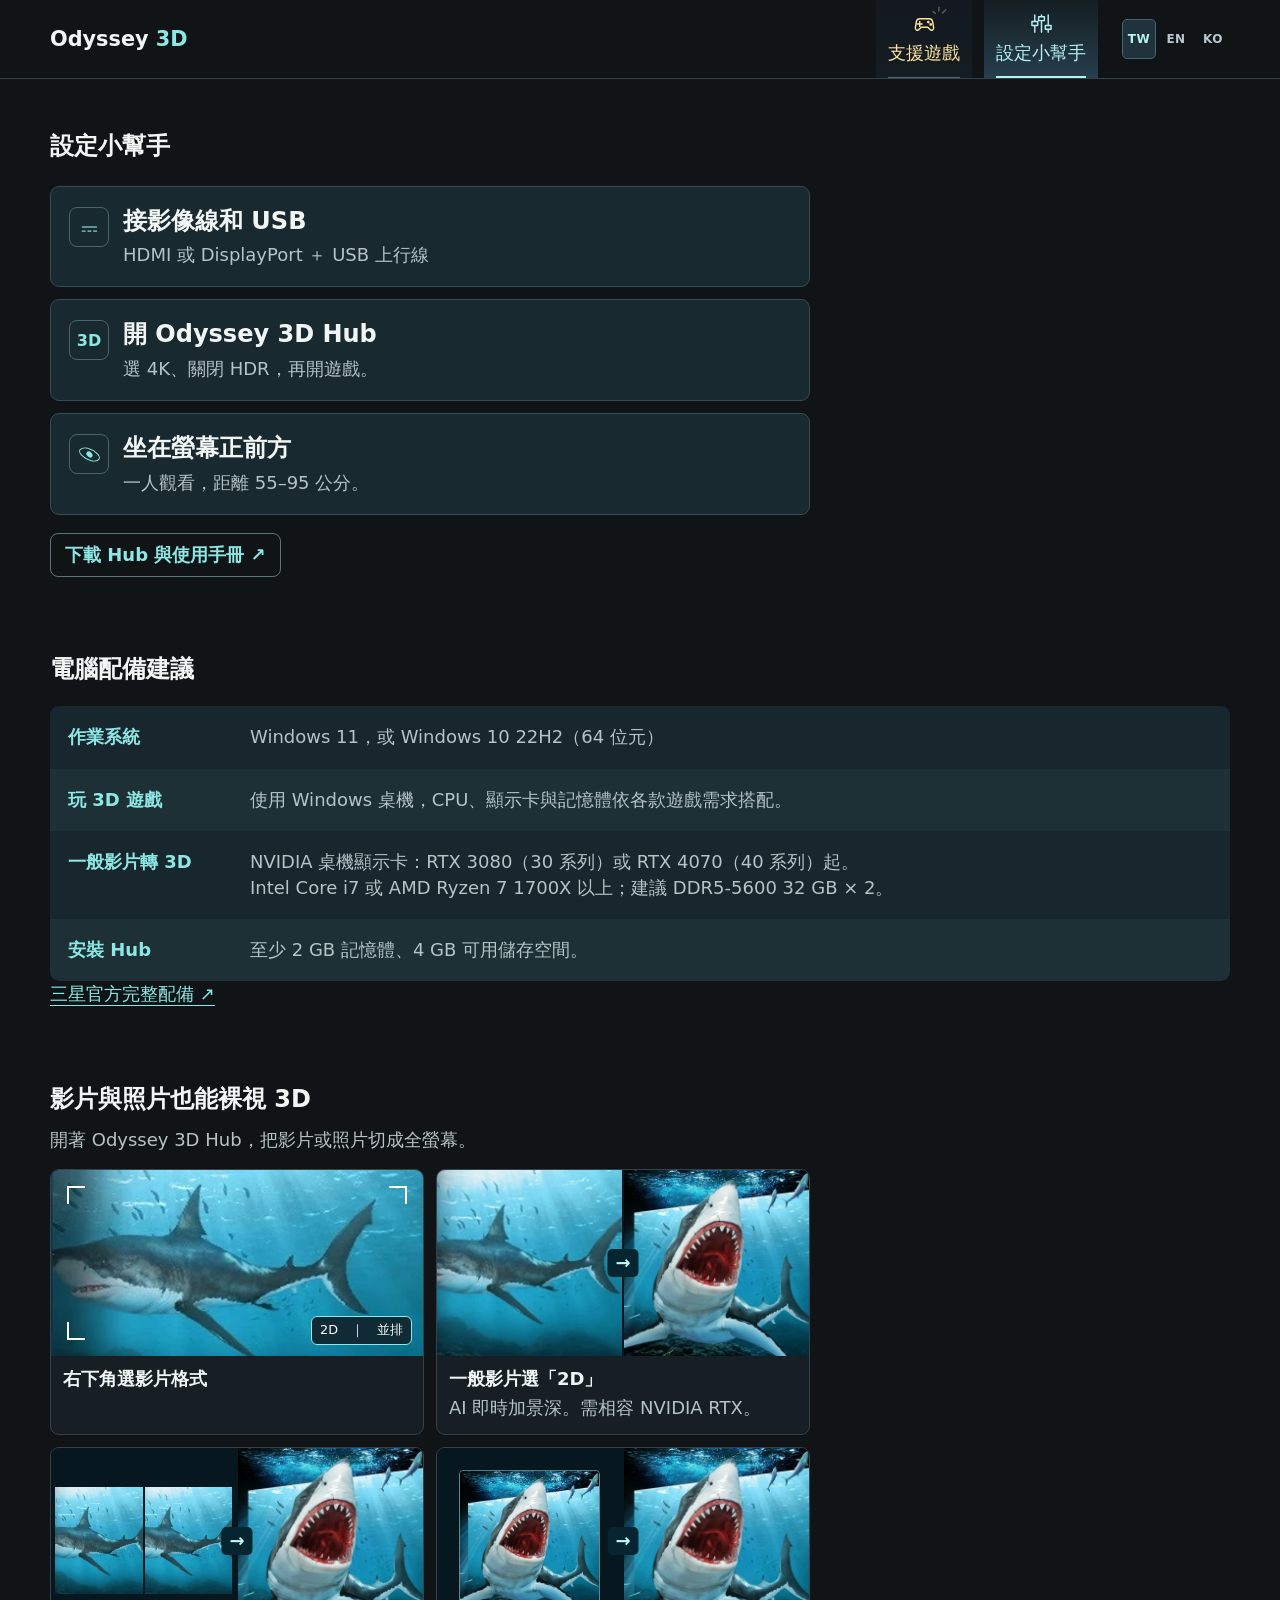
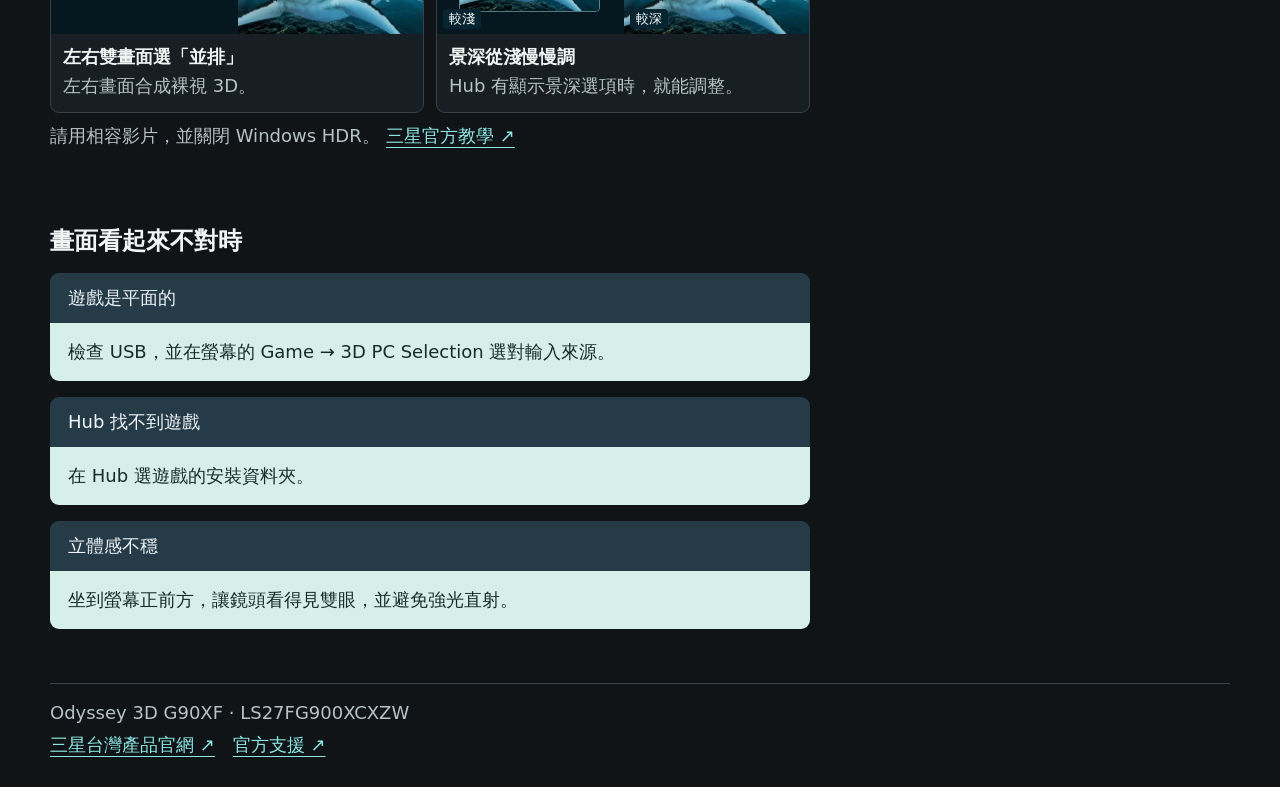
<file: setup.html>
<!doctype html>
<html lang="zh-Hant-TW">
<head>
<meta charset="utf-8">
<meta name="viewport" content="width=device-width,initial-scale=1">
<meta name="theme-color" content="#101417">
<title>設定小幫手｜Odyssey 3D G90XF</title>
<meta name="description" content="Odyssey 3D G90XF，27 吋 4K IPS 電競螢幕。看看裸視 3D 支援遊戲與簡易設定。">
<meta property="og:image" content="https://hellopages.github.io/odyssey-3d/assets/wukong-gameplay-v32.webp">
<link rel="stylesheet" href="style.css?v=20261111.33">

</head>
<body data-page="setup">
<a class="skip" href="#main">跳到內容</a>
<header><div class="header-inner"><div class="brand"><a href="index.html">Odyssey <b>3D</b></a></div>
<nav aria-label="主要頁面"><a href="index.html" class="game-invite nav-game-invite"><span class="nav-symbol"><svg viewBox="0 0 24 24" aria-hidden="true"><path d="M7 7h10c2 0 3 1 3.5 3l1 6c.5 3-2 4-4 2l-2-2h-7l-2 2c-2 2-4.5 1-4-2l1-6C4 8 5 7 7 7zM7 10v5M4.5 12.5h5"/><circle cx="16" cy="10.5" r=".65"/><circle cx="18.5" cy="13" r=".65"/></svg><svg class="invite-glint" viewBox="0 0 24 24" aria-hidden="true"><path d="M5 12 2 9"/><path d="M11 8 11 2"/><path d="M17 11 22 6"/></svg></span><span class="nav-caption">支援遊戲</span></a><a href="setup.html" aria-current="page"><span class="nav-symbol"><svg viewBox="0 0 24 24" aria-hidden="true"><path d="M5 3v7m0 4v7M12 3v2m0 4v12M19 3v11m0 4v3M2 10h6v4H2zM9 5h6v4H9zM16 14h6v4h-6z"/></svg></span><span class="nav-caption">設定小幫手</span></a></nav><div class="language-switch" role="group" aria-label="網站語言">
<button type="button" data-language="tw" lang="zh-Hant-TW" aria-label="繁體中文" aria-pressed="true">TW</button>
<button type="button" data-language="en" lang="en" aria-label="English" aria-pressed="false">EN</button>
<button type="button" data-language="ko" lang="ko" aria-label="한국어" aria-pressed="false">KO</button>
</div></div></header>
<main id="main"><section class="section setup-intro" id="experience">
<h1>設定小幫手</h1>
<ol class="setup-steps">
<li><span class="setup-icon" aria-hidden="true">⎓</span><div><h2>接影像線和 USB</h2><p>HDMI 或 DisplayPort ＋ USB 上行線</p></div></li>
<li><span class="setup-icon setup-hub" aria-hidden="true">3D</span><div><h2>開 Odyssey 3D Hub</h2><p>選 4K、關閉 HDR，再開遊戲。</p></div></li>
<li><span class="setup-icon setup-eye" aria-hidden="true"><i></i></span><div><h2>坐在螢幕正前方</h2><p>一人觀看，距離 55–95 公分。</p></div></li>
</ol>
<div class="actions"><a class="button" href="https://www.samsung.com/tw/support/model/LS27FG900XCXZW/" target="_blank" rel="noopener">下載 Hub 與使用手冊 ↗</a></div>
</section><section class="section customer-pc" id="pc-requirements">
<h2>電腦配備建議</h2>
<dl class="quick-equipment">
<div><dt>作業系統</dt><dd>Windows 11，或 Windows 10 22H2（64 位元）</dd></div>
<div><dt>玩 3D 遊戲</dt><dd>使用 Windows 桌機，CPU、顯示卡與記憶體依各款遊戲需求搭配。</dd></div>
<div><dt>一般影片轉 3D</dt><dd>NVIDIA 桌機顯示卡：RTX 3080（30 系列）或 RTX 4070（40 系列）起。<br>Intel Core i7 或 AMD Ryzen 7 1700X 以上；建議 DDR5-5600 32 GB × 2。</dd></div>
<div><dt>安裝 Hub</dt><dd>至少 2 GB 記憶體、4 GB 可用儲存空間。</dd></div>
</dl>
<div class="text-links"><a href="https://www.samsung.com/tw/support/displays/recommended-pc-specifications-for-the-27-odyssey-3d-flat-gaming-monitor-g90xf/" target="_blank" rel="noopener">三星官方完整配備 ↗</a></div>
</section><section class="section video-setup" id="video">
<h2>影片與照片也能裸視 3D</h2>
<p>開著 Odyssey 3D Hub，把影片或照片切成全螢幕。</p>
<div class="video-story">
<figure class="video-panel">
<div class="video-diagram fullscreen-diagram" aria-hidden="true"><img src="assets/video-guide/flat.webp" width="520" height="380" alt="" loading="lazy" decoding="async"><span class="fullscreen-corners"></span><span class="mode-sample">2D　｜　並排</span></div>
<figcaption><strong>右下角選影片格式</strong></figcaption>
</figure>
<figure class="video-panel">
<div class="video-diagram compare-diagram" aria-hidden="true"><img src="assets/video-guide/flat.webp" width="520" height="380" alt="" loading="lazy" decoding="async"><img src="assets/video-guide/depth.webp" width="520" height="380" alt="" loading="lazy" decoding="async"><span>→</span></div>
<figcaption><strong>一般影片選「2D」</strong><span>AI 即時加景深。需相容 NVIDIA RTX。</span></figcaption>
</figure>
<figure class="video-panel">
<div class="video-diagram stereo-diagram" aria-hidden="true"><div><img src="assets/video-guide/flat.webp" width="520" height="380" alt="" loading="lazy" decoding="async"><img src="assets/video-guide/flat.webp" width="520" height="380" alt="" loading="lazy" decoding="async"></div><img src="assets/video-guide/depth.webp" width="520" height="380" alt="" loading="lazy" decoding="async"><span>→</span></div>
<figcaption><strong>左右雙畫面選「並排」</strong><span>左右畫面合成裸視 3D。</span></figcaption>
</figure>
<figure class="video-panel">
<div class="video-diagram compare-diagram intensity-diagram" aria-hidden="true"><div><img src="assets/video-guide/depth.webp" width="520" height="380" alt="" loading="lazy" decoding="async"><span>較淺</span></div><div><img src="assets/video-guide/depth.webp" width="520" height="380" alt="" loading="lazy" decoding="async"><span>較深</span></div><span>→</span></div>
<figcaption><strong>景深從淺慢慢調</strong><span>Hub 有顯示景深選項時，就能調整。</span></figcaption>
</figure>
</div>
<p class="source-note">請用相容影片，並關閉 Windows HDR。<a href="https://www.samsung.com/tw/support/displays/27-inch-odyssey-3d-flat-panel-gaming-monitor-g90xf-how-to-convert-2d-videos-to-3d-videos/" target="_blank" rel="noopener">三星官方教學 ↗</a></p>
</section>
<section class="section quick-checks">
<h2>畫面看起來不對時</h2>
<dl>
<div><dt>遊戲是平面的</dt><dd>檢查 USB，並在螢幕的 Game → 3D PC Selection 選對輸入來源。</dd></div>
<div><dt>Hub 找不到遊戲</dt><dd>在 Hub 選遊戲的安裝資料夾。</dd></div>
<div><dt>立體感不穩</dt><dd>坐到螢幕正前方，讓鏡頭看得見雙眼，並避免強光直射。</dd></div>
</dl>
</section></main>
<footer><p>Odyssey 3D G90XF · LS27FG900XCXZW</p>
<div class="text-links"><a href="https://www.samsung.com/tw/monitors/gaming/odyssey-3d-g90xf-27-inch-165hz-uhd-ls27fg900xcxzw/" target="_blank" rel="noopener">三星台灣產品官網 ↗</a><a href="https://www.samsung.com/tw/support/model/LS27FG900XCXZW/" target="_blank" rel="noopener">官方支援 ↗</a></div></footer>
<script type="application/json" id="page-languages">{"2D　｜　並排":["2D | Side by side","2D | 좌우 분할"],"AI 即時加景深。需相容 NVIDIA RTX。":["AI adds depth in real time. A compatible NVIDIA RTX card is required.","AI가 실시간으로 깊이감을 더합니다. 호환되는 NVIDIA RTX가 필요합니다."],"HDMI 或 DisplayPort ＋ USB 上行線":["HDMI or DisplayPort + USB upstream cable","HDMI 또는 DisplayPort + USB 업스트림 케이블"],"Hub 找不到遊戲":["Hub can't find the game","Hub에서 게임을 찾을 수 없음"],"Hub 有顯示景深選項時，就能調整。":["Adjust depth when the option appears in Hub.","Hub에 깊이 조절 옵션이 표시되면 조절할 수 있습니다."],"Intel Core i7 或 AMD Ryzen 7 1700X 以上；建議 DDR5-5600 32 GB × 2。":["Intel Core i7 or AMD Ryzen 7 1700X or better. Recommended memory: DDR5-5600 32 GB × 2.","Intel Core i7 또는 AMD Ryzen 7 1700X 이상. 권장 메모리: DDR5-5600 32 GB × 2."],"NVIDIA 桌機顯示卡：RTX 3080（30 系列）或 RTX 4070（40 系列）起。":["NVIDIA desktop graphics: RTX 3080 (30 series) or RTX 4070 (40 series) or better.","NVIDIA 데스크톱 그래픽 카드: RTX 3080(30 시리즈) 또는 RTX 4070(40 시리즈) 이상."],"Odyssey 3D G90XF，27 吋 4K IPS 電競螢幕。看看裸視 3D 支援遊戲與簡易設定。":["Odyssey 3D G90XF, a 27-inch 4K IPS gaming monitor. Explore supported glasses-free 3D games and setup.","27인치 4K IPS 게이밍 모니터 Odyssey 3D G90XF의 무안경 3D 지원 게임과 설정 방법을 확인하세요."],"Windows 11，或 Windows 10 22H2（64 位元）":["Windows 11 or Windows 10 22H2 (64-bit)","Windows 11 또는 Windows 10 22H2(64비트)"],"一人觀看，距離 55–95 公分。":["One viewer, 55–95 cm from the screen.","한 명이 화면에서 55~95 cm 떨어져 시청하세요."],"一般影片轉 3D":["2D-to-3D video conversion","2D 동영상의 3D 변환"],"一般影片選「2D」":["Select “2D” for standard video","일반 동영상은 ‘2D’ 선택"],"三星台灣產品官網 ↗":["Samsung Taiwan product page ↗","삼성 대만 제품 페이지 ↗"],"三星官方完整配備 ↗":["Samsung's full PC requirements ↗","삼성 공식 전체 사양 ↗"],"三星官方教學 ↗":["Samsung's official guide ↗","삼성 공식 안내 ↗"],"下載 Hub 與使用手冊 ↗":["Download Hub and manuals ↗","Hub 및 사용 설명서 다운로드 ↗"],"主要頁面":["Main navigation","주요 메뉴"],"作業系統":["Operating system","운영체제"],"使用 Windows 桌機，CPU、顯示卡與記憶體依各款遊戲需求搭配。":["Use a Windows desktop. Choose a CPU, graphics card and RAM that meet the game's requirements.","Windows 데스크톱을 사용하고 게임별 요구 사항에 맞는 CPU, 그래픽 카드, 메모리를 선택하세요."],"右下角選影片格式":["Select the video format at the bottom right","오른쪽 아래에서 동영상 형식 선택"],"在 Hub 選遊戲的安裝資料夾。":["Select the game's installation folder in Hub.","Hub에서 게임 설치 폴더를 선택하세요."],"坐到螢幕正前方，讓鏡頭看得見雙眼，並避免強光直射。":["Sit directly in front of the monitor so the camera can see both eyes, and avoid direct bright light.","모니터 정면에 앉아 카메라가 두 눈을 인식하도록 하고 강한 빛이 직접 비치지 않게 하세요."],"坐在螢幕正前方":["Sit directly in front of the screen","화면 정면에 앉으세요"],"安裝 Hub":["Hub installation","Hub 설치"],"官方支援 ↗":["Official support ↗","공식 지원 ↗"],"左右畫面合成裸視 3D。":["The left and right views combine to create glasses-free 3D.","왼쪽과 오른쪽 화면을 합쳐 무안경 3D로 표시합니다."],"左右雙畫面選「並排」":["Select “Side by side” for two-view video","좌우 두 화면 영상은 ‘좌우 분할’ 선택"],"影片與照片也能裸視 3D":["Glasses-free 3D for videos and photos","동영상과 사진도 무안경 3D로 감상"],"接影像線和 USB":["Connect video and USB cables","영상 케이블과 USB 연결"],"支援遊戲":["Games","지원 게임"],"景深從淺慢慢調":["Start with less depth and adjust gradually","깊이를 낮게 시작해 조금씩 조절"],"檢查 USB，並在螢幕的 Game → 3D PC Selection 選對輸入來源。":["Check USB and select the correct input under Game → 3D PC Selection on the monitor.","USB 연결을 확인한 후 모니터의 Game → 3D PC Selection에서 올바른 입력을 선택하세요."],"玩 3D 遊戲":["3D gaming","3D 게임"],"畫面看起來不對時":["Troubleshooting","화면에 문제가 있을 때"],"立體感不穩":["The 3D effect is unstable","3D 효과가 불안정함"],"網站語言":["Site language","사이트 언어"],"至少 2 GB 記憶體、4 GB 可用儲存空間。":["At least 2 GB RAM and 4 GB of free storage.","메모리 2 GB 이상, 여유 저장 공간 4 GB 이상."],"設定小幫手":["Setup","설정 안내"],"設定小幫手｜Odyssey 3D G90XF":["Setup guide | Odyssey 3D G90XF","설정 안내 | Odyssey 3D G90XF"],"請用相容影片，並關閉 Windows HDR。":["Use a compatible video and turn off Windows HDR.","호환되는 동영상을 사용하고 Windows HDR을 끄세요."],"跳到內容":["Skip to content","본문 바로가기"],"較深":["More depth","깊이 높음"],"較淺":["Less depth","깊이 낮음"],"遊戲是平面的":["The game looks flat","게임이 평면으로 보임"],"選 4K、關閉 HDR，再開遊戲。":["Select 4K, turn off HDR, then launch the game.","4K를 선택하고 HDR을 끈 뒤 게임을 실행하세요."],"開 Odyssey 3D Hub":["Open Odyssey 3D Hub","Odyssey 3D Hub 실행"],"開著 Odyssey 3D Hub，把影片或照片切成全螢幕。":["Keep Odyssey 3D Hub open and view the video or photo in full screen.","Odyssey 3D Hub를 실행한 상태에서 동영상이나 사진을 전체 화면으로 여세요."],"電腦配備建議":["Recommended PC specifications","권장 PC 사양"]}</script>
<script src="language.js?v=20261111.33"></script>
</body></html>
</file>
<file: style.css>
* { box-sizing: border-box; }
:root {
  color-scheme: dark;
  font-family: Inter, system-ui, "Microsoft JhengHei", sans-serif;
  color: #f1f5f4;
  background: #101417;
  --muted: #b6c3c7;
  --line: #354249;
  --accent: #8de7e4;
  --surface: #171f24;
}
body { margin: 0; font-size: 16px; line-height: 1.6; }
a { color: var(--accent); text-underline-offset: .25em; }
a:focus-visible { outline: 2px solid var(--accent); outline-offset: 4px; }
img { display: block; width: 100%; height: auto; }
figure, dl, dd, h1, h2, h3, p { margin: 0; }
h1, h2, h3 { line-height: 1.2; }
h1 { font-size: clamp(2.2rem, 6vw, 4rem); letter-spacing: -.04em; }
h2 { font-size: clamp(1.45rem, 3vw, 2.05rem); }
h3 { font-size: clamp(1.25rem, 2.5vw, 1.55rem); }
.skip { position: absolute; left: 12px; top: 12px; transform: translateY(-200%); background: #101417; padding: 8px; }
.skip:focus { transform: none; }
header { border-bottom: 1px solid var(--line); background: #101417; }
.header-inner, main, footer { width: min(1180px, calc(100% - 40px)); margin-inline: auto; }
.header-inner { min-height: 72px; display: flex; align-items: center; justify-content: space-between; gap: 12px 24px; flex-wrap: wrap; }
.brand { display: flex; align-items: baseline; gap: 12px; }
.brand a { color: inherit; font-weight: 800; font-size: 1.3rem; text-decoration: none; }
.brand b { color: var(--accent); }
.brand span { color: var(--muted); font-size: .84rem; }
nav { display: flex; gap: 22px; align-items: center; }
nav a { display: inline-flex; align-items: center; min-height: 44px; text-decoration: none; color: var(--muted); border-bottom: 2px solid transparent; white-space: nowrap; }
nav a[aria-current] { color: var(--accent); border-color: var(--accent); }
main { padding-block: clamp(22px, 4vw, 52px) 54px; }
.section + .section, .secondary-games { margin-top: clamp(34px, 6vw, 76px); }
.section > p, .catalog-intro > p, .secondary-games > p { margin-top: 10px; color: var(--muted); }
.actions, .text-links { display: flex; gap: 10px 18px; flex-wrap: wrap; }
.actions { margin-top: 18px; }
.button { min-height: 44px; display: inline-flex; align-items: center; border: 1px solid #59767c; border-radius: 8px; padding: 7px 14px; text-decoration: none; font-weight: 650; }
.button.primary { background: var(--accent); color: #102327; border-color: var(--accent); }
.product-hero { display: grid; grid-template-columns: .85fr 1.15fr; align-items: center; gap: clamp(18px, 4vw, 52px); }
.product-model { color: var(--accent); font-weight: 700; margin-bottom: 10px; }
.product-intro > p:not(.product-model) { margin-top: 12px; color: var(--muted); max-width: 35em; }
.hero-scene img, .scene-grid img { border-radius: 9px; object-fit: cover; }
figcaption { margin-top: 7px; color: var(--muted); font-size: .88rem; }
.product-specs, .scene-grid { display: grid; gap: 14px; margin-top: 18px; }
.product-specs { grid-template-columns: repeat(4, 1fr); }
.product-specs div { border-top: 1px solid #547277; padding-top: 10px; }
.product-specs dt { font-size: 1.2rem; font-weight: 750; color: var(--accent); }
.product-specs dd { color: var(--muted); font-size: .92rem; }
.scene-grid { grid-template-columns: repeat(2, 1fr); }
.home-setup { display: grid; grid-template-columns: .85fr 1.15fr; align-items: center; gap: 16px 36px; }
.home-setup > div > p { margin-top: 10px; color: var(--muted); }
.home-setup img { border-radius: 9px; background: radial-gradient(ellipse at center, #213946, #11191d 70%); }
.home-setup .text-links { margin-top: 12px; }
.catalog-intro { margin-bottom: 18px; }
.game-grid { display: grid; grid-template-columns: repeat(3, minmax(0, 1fr)); gap: 16px; }
.catalog-feature { margin-bottom: 16px; }
.game-card { min-width: 0; background: var(--surface); border: 1px solid var(--line); border-radius: 9px; overflow: hidden; }
.game-card img { aspect-ratio: 16 / 9; object-fit: cover; background: #263337; }
.catalog-feature .game-card { display: grid; grid-template-columns: minmax(0, 2fr) minmax(0, 1fr); }
.catalog-feature .game-copy { align-self: center; padding: clamp(16px, 3vw, 36px); }
.catalog-feature h3 { font-size: clamp(1.4rem, 3vw, 2.3rem); }
.game-copy { padding: 13px 15px 16px; }
.game-copy p { margin-top: 7px; color: #dce5e6; }
.game-copy .game-en { color: var(--muted); font-size: .875rem; margin-top: 4px; overflow-wrap: anywhere; }
.game-copy .platform { color: var(--accent); font-size: .875rem; }
.source-note { margin-top: 16px; color: var(--muted); font-size: .86rem; }
.secondary-games .game-grid { margin-top: 14px; }
.setup-intro, .quick-checks { max-width: 760px; }
.setup-steps { padding-left: 1.65rem; margin: 22px 0 0; }
.setup-steps li { padding: 0 0 15px 4px; }
.setup-steps li::marker { font-weight: 750; color: var(--accent); }
.setup-steps h2 { font-size: 1.22rem; }
.setup-steps p, .quick-checks dd { margin-top: 4px; color: var(--muted); }
.quick-checks dl { margin-top: 14px; }
.quick-checks dl > div { padding: 10px 0; border-top: 1px solid var(--line); }
.quick-checks dt { font-weight: 700; }
footer { padding: 16px 0 28px; border-top: 1px solid var(--line); color: var(--muted); font-size: .9rem; }
footer .text-links { margin-top: 6px; }
@media (max-width: 900px) {
  .game-grid { grid-template-columns: repeat(2, minmax(0, 1fr)); }
}
@media (max-width: 650px) {
  .header-inner, main, footer { width: calc(100% - 32px); }
  .header-inner { min-height: auto; padding-top: 9px; gap: 1px 18px; }
  nav { gap: 16px; }
  .product-hero, .home-setup, .game-grid, .catalog-feature .game-card { grid-template-columns: 1fr; }
  .product-specs { grid-template-columns: repeat(2, minmax(0, 1fr)); }
  .scene-grid { grid-template-columns: 1fr; }
  .catalog-feature .game-copy { padding: 13px 15px 16px; }
}

/* Moving game previews and depth cues */
.catalog-intro { position: relative; isolation: isolate; }
.catalog-particles {
  position: absolute;
  inset: -16px -12px 0;
  z-index: -1;
  overflow: hidden;
  pointer-events: none;
  mask-image: linear-gradient(90deg, transparent 16%, #000 65%, #000);
}
.catalog-particles::before, .catalog-particles::after {
  content: "";
  position: absolute;
  inset: 0;
  background-repeat: repeat;
  animation: drift 16s linear infinite;
}
.catalog-particles::before {
  background-image: radial-gradient(circle at 18% 40%, #d1e4e466 1px, transparent 1.6px), radial-gradient(circle at 71% 67%, #fff7 1px, transparent 1.6px);
  background-size: 141px 97px, 171px 123px;
}
.catalog-particles::after {
  background-image: radial-gradient(circle at 62% 25%, #fff9 1.3px, transparent 2px);
  background-size: 177px 101px;
  animation-duration: 9s;
}
@keyframes drift {
  from { transform: scale(1); opacity: .45; }
  50% { opacity: 1; }
  to { transform: scale(1.4); opacity: .45; }
}
.game-media { position: relative; aspect-ratio: 3 / 2; overflow: hidden; background: #08111b; }
.game-media img, .game-media video { width: 100%; height: 100%; object-fit: cover; }
.game-media video { position: absolute; inset: 0; opacity: 0; pointer-events: none; transition: opacity .28s ease-out; }
.game-media.is-playing video { opacity: 1; }
.video-setup { max-width: 760px; }
@media (prefers-reduced-motion: reduce) {
  .catalog-particles::before, .catalog-particles::after { animation: none; }
  .game-media video { transition: none; }
}

/* The video instructions use static picture pairs and short captions. */
.video-story { display: grid; grid-template-columns: repeat(2, minmax(0, 1fr)); gap: 12px; margin-top: 16px; }
.video-panel { min-width: 0; border: 1px solid var(--line); border-radius: 9px; overflow: hidden; background: var(--surface); }
.video-panel figcaption { display: grid; gap: 3px; margin: 0; padding: 10px 12px 13px; }
.video-panel figcaption strong { color: #f1f5f4; font-size: 1.07rem; }
.video-diagram { position: relative; aspect-ratio: 2 / 1; display: grid; background: #071720; overflow: hidden; }
.video-diagram img { width: 100%; height: 100%; min-height: 0; object-fit: cover; }
.fullscreen-diagram img { object-position: center 42%; }
.fullscreen-corners {
  position: absolute;
  inset: 16px;
  background: linear-gradient(#fff,#fff) top left / 18px 2px, linear-gradient(#fff,#fff) top left / 2px 18px,
    linear-gradient(#fff,#fff) top right / 18px 2px, linear-gradient(#fff,#fff) top right / 2px 18px,
    linear-gradient(#fff,#fff) bottom left / 18px 2px, linear-gradient(#fff,#fff) bottom left / 2px 18px,
    linear-gradient(#fff,#fff) bottom right / 18px 2px, linear-gradient(#fff,#fff) bottom right / 2px 18px;
  background-repeat: no-repeat;
}
.mode-sample { position: absolute; bottom: 11px; right: 11px; padding: 4px 8px; background: #102b35; border: 1px solid #8de7e4; color: #fff; font-size: .8rem; border-radius: 6px; }
.compare-diagram, .stereo-diagram { grid-template-columns: 1fr 1fr; gap: 2px; }
.compare-diagram > span, .stereo-diagram > span { position: absolute; inset: 50% auto auto 50%; transform: translate(-50%, -50%); padding: 1px 8px; border-radius: 5px; background: #072431; color: #c2fbff; font-weight: 750; }
.stereo-diagram > div { display: grid; grid-template-columns: 1fr 1fr; align-items: center; padding: 4px; gap: 2px; }
.stereo-diagram > div img { height: 60%; }
.stereo-diagram > div img:first-child { object-position: 43%; }
.stereo-diagram > div img:last-child { object-position: 56%; }
.intensity-diagram > div { position: relative; min-height: 0; }
.intensity-diagram > div:first-child img { transform: scale(.76); border: 1px solid #86b8bd; border-radius: 5px; }
.intensity-diagram > div span { position: absolute; bottom: 5px; left: 6px; background: #072431; padding: 1px 6px; color: #fff; font-size: .79rem; border-radius: 4px; }
.home-video-images { margin-top: 15px; display: grid; grid-template-columns: minmax(0, 1fr) 22px minmax(0, 1fr); align-items: center; gap: 7px; text-align: center; color: var(--accent); }
.home-video-images img { aspect-ratio: 1.45; object-fit: cover; border-radius: 8px; }
.video-setup .source-note a { display: inline-block; margin-left: .35em; }
@media (max-width: 650px) { .video-story { grid-template-columns: 1fr; } }

.setup-steps { list-style: none; padding: 0; }
.setup-steps li { display: grid; grid-template-columns: 42px 1fr; gap: 12px; align-items: center; padding: 0 0 16px; }
.setup-icon { display: grid; place-items: center; width: 40px; height: 40px; color: var(--accent); font-size: 1.75rem; border: 1px solid #4a666b; border-radius: 8px; }
.setup-hub { font-weight: 750; font-size: 1rem; }
.setup-eye i { width: 21px; height: 13px; border: 1.5px solid currentColor; border-radius: 75% 25%; transform: rotate(45deg); position: relative; }
.setup-eye i::after { content: ""; position: absolute; inset: 3px 6px; border-radius: 50%; background: currentColor; }
.view-shift { overflow: hidden; }
.view-shift .view-alternate {
  position: absolute;
  inset: 0;
  width: 100%;
  height: 100%;
  object-fit: cover;
  opacity: 0;
  pointer-events: none;
  transform: translateX(3px);
  transition: opacity 200ms ease-out, transform 280ms ease-out;
}
.product-picture .screen-picture.view-shift img { width: 100%; height: 100%; object-fit: cover; }
.view-shift[data-view="alternate"] .view-alternate { opacity: 1; transform: none; }
.game-media[data-view="base"] video, .game-media[data-view="alternate"] video { opacity: 0; }

@media (prefers-reduced-motion: reduce) {
  .view-shift .view-alternate { transition: none; }
}

/* The opening product view leads into full-width examples and specifications. */
.product-feature + .product-feature {
  margin-top: clamp(54px, 7vw, 112px);
  padding-top: clamp(32px, 5vw, 72px);
  border-top: 1px solid var(--line);
}
.product-hero {
  grid-template-columns: minmax(0, 1fr);
  justify-items: center;
  gap: 20px;
  text-align: center;
}
.product-intro .product-model { font-size: .9rem; font-weight: 500; color: var(--muted); margin-bottom: 12px; }
.product-intro h1 { font-size: clamp(1.65rem, 3.3vw, 2.7rem); line-height: 1.35; letter-spacing: -.025em; font-weight: 650; }
.product-intro h1 span { white-space: nowrap; }
.product-intro > p:not(.product-model) { margin-top: 12px; font-size: 1rem; }
.mobile-break { display: none; }
.product-hero .product-picture { width: min(100%, 760px); }
.product-hero .product-specs { grid-template-columns: repeat(3, minmax(0, 1fr)); width: min(100%, 620px); margin-top: 0; gap: 24px; }
.product-hero .product-specs dt { color: #edf4f4; font-size: 1.2rem; font-weight: 650; }
.product-hero .product-specs dd { font-size: .85rem; }
.product-picture {
  position: relative;
  background: radial-gradient(ellipse at 52% 34%, #214152 0%, transparent 62%);
}
.product-picture .screen-picture {
  position: absolute;
  left: 13.55%;
  top: 4.99%;
  width: 72.9%;
  height: 61.81%;
}

.feature-games { display: grid; align-items: center; }
.game-panorama, .game-feature-copy { grid-area: 1 / 1; }
.game-panorama { justify-self: end; width: min(78%, 900px); }
.game-panorama img {
  aspect-ratio: 1.9;
  object-fit: cover;
  mask-image: linear-gradient(90deg, transparent 4%, #000 35%);
}
.game-feature-copy { z-index: 1; width: min(39%, 410px); }
.game-feature-copy p, .video-feature-copy p { margin-top: 10px; color: var(--muted); max-width: 33em; }

.home-video {
  display: grid;
  gap: clamp(24px, 4vw, 54px);
  background: radial-gradient(ellipse 75% 52% at 43% 53%, #21182f 0%, transparent 92%);
}
.concert-scene { position: relative; isolation: isolate; }
.concert-stage {
  aspect-ratio: 16 / 9;
  object-fit: cover;
  mask-image: none;
}
.concert-lead {
  position: absolute;
  left: 2%;
  top: -6%;
  width: 48%;
  height: 105%;
  pointer-events: none;
  filter: drop-shadow(2px 3px 5px #100c1c9c);
  mask-image: none;
}
.concert-lead img {
  width: 100%;
  height: 100%;
  object-fit: fill;
  clip-path: polygon(1.95% 7.66%, 2.68% 7.23%, 4.63% 8.30%, 8.78% 10.74%, 9.27% 10.21%, 6.22% 3.40%, 6.10% 2.55%, 6.95% 2.13%, 7.93% 2.55%, 9.51% 4.26%, 12.80% 8.30%, 13.78% 7.87%, 11.71% 1.91%, 11.34% 0.74%, 11.71% 0.00%, 13.17% 0.00%, 14.15% 1.28%, 15.85% 6.06%, 16.71% 7.66%, 17.32% 7.02%, 18.66% 2.13%, 19.76% 0.85%, 20.73% 0.74%, 21.59% 1.60%, 21.83% 3.51%, 21.34% 7.87%, 20.73% 12.13%, 20.61% 14.68%, 21.83% 16.06%, 22.93% 16.81%, 26.10% 16.28%, 28.90% 16.28%, 30.85% 16.70%, 32.20% 17.55%, 32.32% 18.40%, 31.46% 18.94%, 28.29% 19.15%, 25.85% 19.89%, 24.76% 20.11%, 27.07% 21.70%, 28.41% 23.51%, 29.63% 24.89%, 32.07% 24.89%, 34.02% 26.28%, 36.22% 28.72%, 37.93% 32.55%, 39.02% 30.53%, 40.98% 27.55%, 42.68% 24.47%, 45.00% 21.70%, 47.68% 19.36%, 51.46% 17.34%, 54.39% 15.85%, 58.17% 15.21%, 61.46% 15.74%, 64.02% 16.28%, 67.07% 17.66%, 69.51% 19.68%, 72.20% 22.13%, 74.51% 25.11%, 76.83% 28.51%, 78.54% 32.87%, 79.63% 37.34%, 79.88% 40.43%, 79.39% 43.19%, 81.10% 43.72%, 83.41% 45.21%, 84.51% 46.81%, 84.15% 49.15%, 83.29% 51.49%, 83.78% 53.62%, 85.73% 55.43%, 87.44% 57.45%, 87.68% 58.94%, 86.83% 60.21%, 86.95% 62.02%, 88.66% 62.55%, 90.00% 63.51%, 90.73% 65.11%, 90.49% 66.91%, 92.56% 68.09%, 95.24% 69.57%, 96.46% 72.02%, 97.20% 74.26%, 96.71% 76.70%, 95.12% 79.15%, 95.85% 80.85%, 97.44% 82.98%, 98.17% 84.26%, 96.83% 87.66%, 95.24% 90.64%, 92.93% 93.51%, 90.49% 95.96%, 87.20% 99.26%, 86.59% 100.00%, 23.90% 100.00%, 22.07% 98.30%, 19.88% 97.23%, 18.54% 95.53%, 16.83% 92.87%, 15.37% 90.43%, 14.39% 88.09%, 15.24% 85.43%, 16.83% 82.02%, 14.88% 79.15%, 13.66% 76.81%, 12.93% 74.15%, 12.68% 70.43%, 13.05% 66.28%, 12.80% 64.26%, 13.05% 61.70%, 14.27% 58.62%, 15.24% 56.28%, 16.34% 54.79%, 16.34% 52.34%, 14.63% 48.51%, 12.93% 44.68%, 11.34% 33.19%, 10.85% 31.81%, 10.85% 29.79%, 11.59% 28.09%, 10.61% 26.49%, 10.24% 24.47%, 10.73% 22.66%, 12.68% 20.85%, 12.32% 18.83%, 10.61% 16.28%, 8.41% 14.04%, 5.98% 12.13%, 3.54% 9.79%, 2.20% 8.51%);
}

.travel-scene { display: grid; grid-template-columns: 1.45fr 1fr; align-items: center; width: min(100%, 640px); justify-self: end; }
.travel-scene img { aspect-ratio: 2.2; object-fit: cover; mask-image: none; }
.travel-scene figcaption { margin: 0; padding-inline: 12px 0; }
.home-pc > p { max-width: 50em; }
.home-pc > p strong { color: #edf4f4; }
.pc-requirements { display: grid; grid-template-columns: repeat(2, minmax(0, 1fr)); gap: 18px clamp(24px, 5vw, 68px); margin-block: 24px 18px; }
.pc-requirements > div { border-top: 1px solid #547277; padding-top: 15px; }
.pc-requirements h3 { color: var(--accent); font-size: 1.16rem; }
.pc-requirements ul { padding-inline-start: 1.25em; margin-block: 8px 0; }
.pc-requirements li + li { margin-top: 5px; }
.home-pc .text-links { margin-top: 16px; }
.spec-model { color: var(--muted); }
.spec-list { display: grid; grid-template-columns: repeat(2, minmax(0, 1fr)); column-gap: clamp(24px, 5vw, 68px); margin-top: 24px; }
.spec-list > div { display: grid; grid-template-columns: 6em minmax(0, 1fr); gap: 12px; align-items: baseline; padding: 12px 0; border-top: 1px solid var(--line); }
.spec-list dt { color: var(--muted); font-size: .92rem; }
.spec-list dd { color: #edf4f4; }
.home-specifications .text-links { margin-top: 22px; }
.staff-links { margin-top: 28px; }

@media (max-width: 650px) {
  .product-hero { grid-template-columns: minmax(0, 1fr); }
  .product-hero { gap: 18px; }
  .product-hero .product-picture { width: 116%; max-width: none; margin-inline: -8%; }
  .mobile-break { display: initial; }
  .product-hero .product-specs { gap: 14px; }
  .product-hero { overflow: clip; overflow-clip-margin: 16px; }
  .feature-games { gap: 18px; }
  .game-panorama, .game-feature-copy { grid-area: auto; width: 100%; }
  .game-panorama { order: 1; }
  .game-panorama img { mask-image: linear-gradient(#000 86%, transparent); }
  .home-video { gap: 28px; }
  .travel-scene { grid-template-columns: 1.2fr 1fr; }
  .pc-requirements, .spec-list { grid-template-columns: minmax(0, 1fr); }
  .spec-list > div { grid-template-columns: 5.2em minmax(0, 1fr); }
}

/* Short staff conversation prompts, integrated into the product story. */
.sales-line { max-width: 42em; margin-top: 22px; text-align: left; }
.sales-line .sales-cue { display: block; color: var(--accent); font-size: .8rem; margin-bottom: 7px; }
.sales-line blockquote { margin: 0; color: #edf4f4; font-size: 1rem; line-height: 1.8; }
.sales-line p { margin-top: 8px; font-size: .88rem; color: var(--muted); }
.product-hero > .sales-line { width: min(100%,620px); margin-top: 14px; padding-top: 20px; border-top: 1px solid var(--line); }
.game-invite { position: relative; transform-origin: 50% 80%; color: #ffd779; font-weight: 400; animation: comic-hop 4.8s cubic-bezier(.22,.8,.3,1) infinite; }
nav .nav-game-invite, nav .nav-game-invite[aria-current] { color: #ffd779; font-weight: 400; }
nav .nav-game-invite[aria-current] { border-color: #ffd779; animation: none; }
.button.primary.game-invite { color: #ffe29a; font-weight: 400; background: #292318; border-color: #a48747; padding-right: 22px; }
.invite-glint { position: absolute; right: -10px; top: -2px; width: 23px; height: 23px; overflow: visible; pointer-events: none; fill: none; stroke: #ffe9ad; stroke-width: 2.3; stroke-linecap: round; }
.button .invite-glint { right: -7px; top: -10px; width: 27px; height: 27px; }
.invite-glint path { transform-box: fill-box; transform-origin: center; opacity: .32; animation: comic-glint 4.8s ease-out infinite; }
.invite-glint path:nth-child(2) { animation-delay: .09s; }
.invite-glint path:nth-child(3) { animation-delay: .18s; }
.game-invite:hover, .game-invite:focus-visible { color: #fff0c8; }
.game-invite:hover .invite-glint path, .game-invite:focus-visible .invite-glint path { stroke: #fff7df; }
@keyframes comic-hop {
  0%,4%,29%,100% { transform: translateY(0) rotate(0); }
  7% { transform: translateY(1px) rotate(0); }
  12% { transform: translateY(-6px) rotate(-2deg); }
  17% { transform: translateY(0) rotate(1deg); }
  22% { transform: translateY(-3px) rotate(-.7deg); }
}
@keyframes comic-glint {
  0%,5%,32%,100% { opacity: .32; transform: scale(.78); }
  12%,22% { opacity: 1; transform: scale(1.2); }
  17% { opacity: .6; transform: scale(.95); }
}
@media (prefers-reduced-motion: reduce) { .game-invite,.invite-glint path { animation: none; } .invite-glint path { opacity: .8; } }

.quick-equipment { margin-top: 20px; }
.quick-equipment > div { display: grid; grid-template-columns: 9em minmax(0,1fr); gap: 20px; border-top: 1px solid var(--line); padding: 16px 0; }
.quick-equipment dt { color: var(--accent); font-weight: 600; }
.quick-equipment dd { color: var(--muted); }
.game-sparks { position: absolute; inset: 0; width: 100%; height: 100%; z-index: 3; pointer-events: none; opacity: 0; }
.particles-active .game-sparks { opacity: 1; }
@media(max-width:650px) { .quick-equipment > div { grid-template-columns: 1fr; gap: 6px; } }
@media(prefers-reduced-motion:reduce) { .game-sparks { display: none; } }

.warranty-feature { max-width: 850px; }
.warranty-math { display: flex; align-items: center; gap: clamp(12px,4vw,42px); margin-block: 24px; }
.warranty-math > div { text-align: center; }
.warranty-math strong { display:block; font-size:clamp(2.8rem,6vw,4.4rem); line-height:1.2; font-weight:650; }
.warranty-math strong span { font-size:1rem; margin-left:4px; }
.warranty-math small { color:var(--muted); }
.warranty-math > b { color:var(--muted); font-size:1.3rem; font-weight:400; }
.warranty-total strong,.warranty-total small { color:var(--accent); }
.warranty-feature .warranty-dates { font-size:.84rem; margin-block:18px 10px; }

/* Keep reading text generous and consistent across the training and customer pages. */
body { font-size: 18px; line-height: 1.45; }
nav a { font-size: 18px; font-weight: 400; }
.brand span { font-size: 18px; }
main p, main li, main dt, main dd, main figcaption, main .sales-line blockquote,
main .sales-line .sales-cue, main .product-intro .product-model,
main .product-intro > p:not(.product-model), main .sales-line p,
main .game-copy .game-en, main .game-copy .platform, main .source-note,
main .product-hero .product-specs dt, main .product-hero .product-specs dd,
main .spec-list dt, main .spec-list dd, main .warranty-feature .warranty-dates,
main .warranty-math small, main .button, main .text-links,
main .video-panel figcaption strong, main .video-panel figcaption span {
  font-size: 18px; line-height: 1.45;
}
main h1, main h2, main h3, main .product-intro h1,
main .catalog-feature h3, main .setup-steps h2, main .pc-requirements h3 {
  font-size: 24px; line-height: 1.4; letter-spacing: 0;
}
footer { font-size: 18px; }
.sales-line .sales-cue { margin-bottom: 10px; }
.sales-line blockquote { margin: 0; }
.sales-line p { margin-top: 12px; }

.scan-icon { width: 1em; height: 1em; flex: 0 0 1em; display: inline-block; margin-left: 4px; fill: none; stroke: currentColor; stroke-width: 1.7; stroke-linecap: round; stroke-linejoin: round; }
@media(max-width:650px) { nav { gap:10px; } nav a { font-size:16px; } }

/* Conversation pairs: different surfaces, one consistent reading size. */
.sales-line { display:grid; gap:12px; }
.sales-question, .sales-answer { border-radius:9px; padding:16px 18px; }
.sales-question { margin:0; background:#263b48; color:#f1f6f8; }
.sales-answer { margin:0; background:#d6efe8; color:#142d2b; }
.sales-line .sales-role { display:block; font-size:18px; line-height:1.45; font-weight:400; margin-bottom:6px; }
.sales-question .sales-role { color:#b9d9eb; }
.sales-answer .sales-role { color:#38685e; }
main .sales-question p,main .sales-answer blockquote,main .sales-answer p { color:inherit; font-size:18px; line-height:1.45; margin:0; }
main .sales-answer .sales-followup { margin-top:12px; color:#34554e; }
.product-hero > .sales-line { border:0; padding-top:0; margin-top:16px; }
/* Consistent grouping for setup, support and specifications. */
.setup-steps { display:grid; gap:12px; }
.setup-steps li { padding:18px; background:#182a30; border:1px solid #354b53; border-radius:9px; align-items:start; }
.setup-steps .setup-icon { margin-top:2px; }
.quick-checks dl { display:grid; gap:16px; }
.quick-checks dl > div { padding:0; border:0; border-radius:9px; overflow:hidden; }
.quick-checks dt { background:#263b48; color:#f1f6f8; padding:12px 18px; font-weight:400; }
.quick-checks dd { background:#d6efe8; color:#142d2b; padding:16px 18px; margin:0; }
.pc-requirements { gap:18px; }
.pc-requirements > div { padding:20px; background:#182a30; border:1px solid #354b53; border-radius:9px; }
.quick-equipment > div { padding:18px; background:#17272d; border-top:0; }
.quick-equipment > div:nth-child(even) { background:#1c3036; }
.quick-equipment > div:first-child { border-radius:9px 9px 0 0; }
.quick-equipment > div:last-child { border-radius:0 0 9px 9px; }
.spec-list { gap:0 28px; }
.spec-list > div { padding:15px 12px; }
.spec-list > div:nth-child(4n+1),.spec-list > div:nth-child(4n+2) { background:#17262b; }
.game-copy { background:linear-gradient(135deg,#1b2b33,#172126); }
header { position:sticky; top:0; z-index:20; }
.section,.game-card { scroll-margin-top:110px; }
@media(max-width:650px) {
 .sales-question,.sales-answer { padding:16px; }
 .setup-steps li { grid-template-columns:40px minmax(0,1fr); gap:12px; padding:16px; }
 .spec-list > div:nth-child(n) { background:none; }
 .spec-list > div:nth-child(odd) { background:#17262b; }
}

/* Four distinct optical navigation destinations; no table grid or closed button frames. */
nav { display:grid; grid-auto-flow:column; grid-auto-columns:auto; gap:12px; border:0; background:none; }
nav a { position:relative; display:flex; flex-direction:column; justify-content:center; gap:7px; min-height:78px; padding:10px 12px 12px; background:linear-gradient(180deg,#1b273140,#18242d90); border:0; border-radius:0; font-weight:400; color:#c5d2d8; transition:background .2s,color .2s; }
nav a + a { border:0; }
nav a::after { content:""; position:absolute; inset:auto 12px 0; height:1px; background:#526674; }
nav a[aria-current] { background:linear-gradient(180deg,#233a4540,#263f4d);color:#b5f3ef; border-color:transparent; }
nav a[aria-current]::after { background:#b5f3ef; height:2px; }
nav a:hover { color:#fff; background:#243640; }
nav .nav-game-invite,nav .nav-game-invite[aria-current] { color:#ffe2a0; border:0; animation:none; }
nav .nav-game-invite[aria-current] { background:linear-gradient(180deg,#40332340,#393227); }
nav .nav-game-invite[aria-current]::after { background:#ffe2a0; }
.nav-symbol { position:relative; height:23px; width:27px; display:flex; align-items:center; justify-content:center; }
.nav-symbol > svg:not(.invite-glint) { width:23px; height:23px; fill:none; stroke:currentColor; stroke-width:1.5; stroke-linecap:round; stroke-linejoin:round; }
.nav-symbol .icon-depth { opacity:.5; }
.nav-caption { display:block; white-space:nowrap; line-height:1.25; }
nav a[href="qr.html"] .nav-symbol > svg { width:1em; height:1em; }
nav .nav-game-invite .nav-symbol { animation:nav-heartbeat 4.8s cubic-bezier(.22,.8,.3,1) infinite; }
nav .invite-glint { right:-9px; top:-6px; width:15px; height:15px; }
@keyframes nav-heartbeat {0%,5%,30%,100%{transform:translateY(0)}12%{transform:translateY(-4px)}18%{transform:translateY(0)}23%{transform:translateY(-2px)}}
@media(prefers-reduced-motion:reduce) { nav .nav-game-invite .nav-symbol { animation:none; } }
@media(max-width:650px) {
 .header-inner { width:calc(100% - 24px); gap:12px; padding-bottom:12px; }
 .header-inner .brand { padding-inline:4px; }
 nav { width:100%; grid-auto-flow:column; grid-template-columns:none; grid-auto-columns:auto; gap:6px; }
 nav a { font-size:clamp(16px,4.6vw,18px); padding:9px 3px 11px; min-height:76px; }
 nav a::after { left:8px; right:8px; }
 .section,.game-card { scroll-margin-top:145px; }
 .product-hero .product-specs { gap:10px; }
 .product-hero .product-specs dt,.product-hero .product-specs dd { white-space:nowrap; }
}
.game-media:not(.is-playing) .game-sparks,.game-media[data-view] .game-sparks { opacity:0; }
/* Four independent live windows rearrange inside the same physical monitor. */
.live-product { container-type:inline-size; isolation:isolate; overflow:hidden; }
.live-product .product-shell { position:relative;z-index:1;transition:opacity .6s; }
.live-product .desktop-scene { overflow:hidden; z-index:2; background:radial-gradient(ellipse at 30% 80%,#345d83,#0b1e38 65%);transition:opacity .6s; }
.desktop-menubar { display:flex;justify-content:space-between;position:absolute;top:0;left:0;right:0;padding:.6% 2%;color:#c9d9e8;font-size:1cqw;background:#071522c7; }
.desktop-window { position:absolute;overflow:hidden;border:1px solid #667781;border-radius:3px;background:#172027;box-shadow:0 3px 8px #0006;font:400 1.05cqw/1.3 system-ui,sans-serif;color:#d9e5e9;transition:left 1.2s cubic-bezier(.2,.7,.2,1),top 1.2s cubic-bezier(.2,.7,.2,1),width 1.2s cubic-bezier(.2,.7,.2,1),height 1.2s cubic-bezier(.2,.7,.2,1); }
.window-title { height:12%;min-height:1.6em;display:flex;align-items:center;gap:.5em;padding:0 .6em;background:#2c373e;border-bottom:1px solid #41515c;white-space:nowrap; }
.window-controls { margin-left:auto;opacity:.65; }
.app-dot { width:.7em;height:.7em;background:#71b5fb;border-radius:2px; }
.app-dot.purple { background:#b39af2; }.app-dot.green{background:#7ed7b3}.app-dot.orange{background:#f4ba71}
.preview-window { left:4%;top:7%;width:63%;height:69%;z-index:3; }
.library-window { left:2%;top:58%;width:40%;height:35%;z-index:4; }
.scope-window { left:68%;top:8%;width:29%;height:44%;z-index:2; }
.notes-window { left:61%;top:58%;width:36%;height:35%;z-index:5; }
.editor-preview { height:63%;position:relative;background:#070b10; }
.editor-preview video { display:block;width:100%;height:100%;object-fit:cover; }
.preview-time { position:absolute;bottom:.4em;right:.5em;background:#0009;padding:.1em .4em; }
.editor-toolbar { display:flex;justify-content:space-between;padding:.2em .6em;font-size:.85em; }
.editor-timeline { height:16%;position:relative;padding:.2em;background:#0c1118;display:grid;gap:2px; }
.editor-timeline b { display:block;height:100%;background:repeating-linear-gradient(90deg,#6d6cb5 0 14%,#9784c8 14% 15%,#354a6d 15% 28%,#4e648e 28% 30%); }
.editor-timeline b:nth-child(3){background:repeating-linear-gradient(90deg,#4696a1 0 18%,#70bab7 18% 20%)}
.editor-timeline i { position:absolute;width:1px;background:#f3b279;inset:0 auto 0 5%;z-index:1;animation:timeline-scan 3.2s linear infinite; }
.media-scroll { padding:4%;animation:media-browse 7s ease-in-out infinite; }
.media-thumbs { display:grid;grid-template-columns:repeat(3,1fr);gap:4%;margin-bottom:6%; }
.desktop-scene .media-thumbs img { width:100%;height:auto;aspect-ratio:16/9;object-fit:cover;border:1px solid #687582; }
.file-row { padding:.2em 0;border-bottom:1px solid #354651;white-space:nowrap; }
.scope-grid { height:49%;margin:4%;background:repeating-linear-gradient(0deg,transparent 0 20%,#ffffff12 20% 21%),repeating-linear-gradient(90deg,transparent 0 20%,#ffffff12 20% 21%);overflow:hidden; }
.scope-grid svg { width:150%;height:100%;fill:none;stroke:#8dd9bd;stroke-width:1.7;animation:scope-flow 2.6s ease-in-out infinite alternate; }
.audio-bars { display:flex;align-items:end;justify-content:space-around;height:25%;padding:0 7%;gap:3%; }
.audio-bars i { flex:1;height:85%;background:linear-gradient(#efb967,#78cdab);transform-origin:bottom;animation:meter-bounce .9s ease-in-out infinite alternate; }
.audio-bars i:nth-child(3n){animation-delay:-.5s}.audio-bars i:nth-child(3n+1){animation-delay:-.2s}.audio-bars i:nth-child(2n){height:60%}
.notes-window { background:#eaf0ed;color:#213c44; }
.notes-window .window-title { background:#d5e3e2;color:#21434b;border-color:#b0c8c8; }
.notes-scroll { padding:5% 7%;animation:notes-browse 8s ease-in-out infinite; }
.note-heading { font-weight:600;margin:.1em 0 .5em; }
.note-line { height:.35em;background:#8ba6ac;margin:.45em 0;width:90%; }
.note-line:nth-child(3n){width:65%}.note-line:nth-child(2n){width:78%}
.note-progress { height:.45em;background:#bfd2d1;margin-top:1em; }
.note-progress i { display:block;height:100%;background:#3a9a88;animation:note-progress 6s ease-in-out infinite; }
.desktop-dock { position:absolute;bottom:1%;left:38%;right:38%;height:4%;display:flex;justify-content:center;gap:7%; }
.desktop-dock i { width:12%;background:#87b7dd;border-radius:2px; }.desktop-dock i:nth-child(2n){background:#b99bd9}
[data-layout="1"] .preview-window {left:42%;top:7%;width:55%;height:53%}
[data-layout="1"] .library-window {left:3%;top:7%;width:36%;height:41%}
[data-layout="1"] .scope-window {left:3%;top:52%;width:36%;height:41%}
[data-layout="1"] .notes-window {left:42%;top:64%;width:55%;height:29%}
[data-layout="2"] .preview-window {left:18%;top:10%;width:67%;height:73%}
[data-layout="2"] .library-window {left:1%;top:7%;width:29%;height:58%;z-index:1}
[data-layout="2"] .scope-window {left:72%;top:16%;width:26%;height:58%;z-index:4}
[data-layout="2"] .notes-window {left:7%;top:72%;width:47%;height:23%}
.hero-game-product { position:absolute;left:0;top:-10%;width:100%;height:112.5%;object-fit:fill;z-index:4;opacity:0;pointer-events:none;transition:opacity .6s;mask-image:linear-gradient(90deg,transparent,#000 5% 95%,transparent); }
[data-hero-mode="game"] .product-shell,[data-hero-mode="game"] .desktop-scene {opacity:0}
[data-hero-mode="game"] .hero-game-product {opacity:1}
@keyframes timeline-scan{from{left:4%}to{left:96%}}
@keyframes media-browse{0%,20%,100%{transform:translateY(0)}60%,80%{transform:translateY(-15%)}}
@keyframes scope-flow{from{transform:translateX(0)}to{transform:translateX(-25%)}}
@keyframes meter-bounce{from{transform:scaleY(.25)}to{transform:scaleY(1)}}
@keyframes notes-browse{0%,20%,100%{transform:translateY(0)}60%,80%{transform:translateY(-12%)}}
@keyframes note-progress{0%,100%{width:25%}70%{width:95%}}
.hero-paused .desktop-scene * {animation-play-state:paused!important}
@media(prefers-reduced-motion:reduce){.desktop-scene *{animation:none!important;transition:none!important}}

/* One editorial masthead, separate from navigation actions. */
.brand-guide .brand-title { color:inherit; font-size:20px; font-weight:600; line-height:1.25; white-space:nowrap; letter-spacing:0; cursor:default; }

@media(max-width:650px) {
 .header-inner { gap:7px; padding-top:8px; padding-bottom:8px; }
 nav a { min-height:62px; padding-top:6px; padding-bottom:8px; gap:4px; }
 .nav-symbol { height:20px; }
 .nav-symbol > svg:not(.invite-glint) { width:20px; height:20px; }
 .section.product-hero { padding-top:0; }
 .section,.game-card { scroll-margin-top:116px; }
}

/* Persistent hardware: screenshots and alternate views remain inside its panel. */
.game-media { aspect-ratio:4 / 3; background:#101417; }
.game-media .game-monitor { position:absolute;left:0;top:8.8889%;width:100%;height:88.8889%;object-fit:fill;background:none;aspect-ratio:auto; }
.game-media .game-screen,.game-media .view-alternate { position:absolute;left:13.5%;top:13.3333%;width:73%;height:54.8889%;object-fit:cover;aspect-ratio:auto; }
.game-media video { object-fit:fill; }
.game-media .game-screen { background:none; }
.live-product .product-shell,[data-hero-mode="game"] .product-shell { opacity:1; }
.hero-game-product { mask-image:none; }
/* Tiled 4K workspace: each window owns a non-overlapping region in all layouts. */
.desktop-window { box-shadow:none; border-radius:2px; transition:left .8s ease,width .8s ease,top .8s ease,height .8s ease; }
.preview-window { left:2%;top:7%;width:61%;height:58%;z-index:2; }
.library-window { left:2%;top:67%;width:61%;height:26%;z-index:2; }
.scope-window { left:65%;top:7%;width:33%;height:42%;z-index:2; }
.notes-window { left:65%;top:51%;width:33%;height:42%;z-index:2; }
[data-layout="1"] .preview-window {left:2%;top:7%;width:47%;height:42%}
[data-layout="1"] .library-window {left:2%;top:51%;width:47%;height:42%}
[data-layout="1"] .scope-window {left:51%;top:7%;width:47%;height:42%}
[data-layout="1"] .notes-window {left:51%;top:51%;width:47%;height:42%}
[data-layout="2"] .preview-window {left:2%;top:7%;width:61%;height:42%;z-index:2}
[data-layout="2"] .library-window {left:2%;top:51%;width:61%;height:42%;z-index:2}
[data-layout="2"] .scope-window {left:65%;top:7%;width:33%;height:42%;z-index:2}
[data-layout="2"] .notes-window {left:65%;top:51%;width:33%;height:42%;z-index:2}
.language-switch {
  display: inline-flex;
  align-items: center;
  flex: none;
  gap: 3px;
  color: #b9c8cf;
}
.language-switch button {
  min-width: 34px;
  min-height: 40px;
  padding: 0 4px;
  border: 1px solid transparent;
  border-radius: 5px;
  background: transparent;
  color: inherit;
  font: 600 12px/1 system-ui, sans-serif;
  letter-spacing: .04em;
  cursor: pointer;
}
.language-switch button:hover,
.language-switch button[aria-pressed="true"] {
  background: #20333c;
  border-color: #41656d;
  color: #b5f3ef;
}
.language-switch button:focus-visible { outline: 2px solid currentColor; outline-offset: 2px; }
[data-page="share"] .language-switch { color: #36525a; }
[data-page="share"] .language-switch button:hover,
[data-page="share"] .language-switch button[aria-pressed="true"] {
  background: #e6f2f2;
  border-color: #a3c4c5;
  color: #174c54;
}
.game-en[hidden] { display: none; }
html:not([lang="zh-Hant-TW"]) .desktop-window .window-title { overflow: hidden; white-space: nowrap; }
@media (min-width: 651px) {
  .header-inner > nav { margin-inline-start: auto; }
}
@media (max-width: 650px) {
  .header-inner { column-gap: 6px; }
  .header-inner > nav { order: 3; }
  .header-inner > .language-switch { margin-inline-start: auto; }
  .brand-guide .brand-title { font-size: clamp(14px, 4.5vw, 20px); }
  html:not([lang="zh-Hant-TW"]) .nav-caption { font-size: clamp(13px, 3.9vw, 16px); }
  html:not([lang="zh-Hant-TW"]) .product-hero .product-specs dd { white-space: normal; }
  html:not([lang="zh-Hant-TW"]) .product-hero .product-picture { width: 100%; margin-inline: 0; }
  html:not([lang="zh-Hant-TW"]) .warranty-math { gap: 8px; }
  html:not([lang="zh-Hant-TW"]) .warranty-math > div { flex: 1; min-width: 0; }
  html:not([lang="zh-Hant-TW"]) .warranty-math small { display: block; font-size: 14px; line-height: 1.25; }
}
</file>
